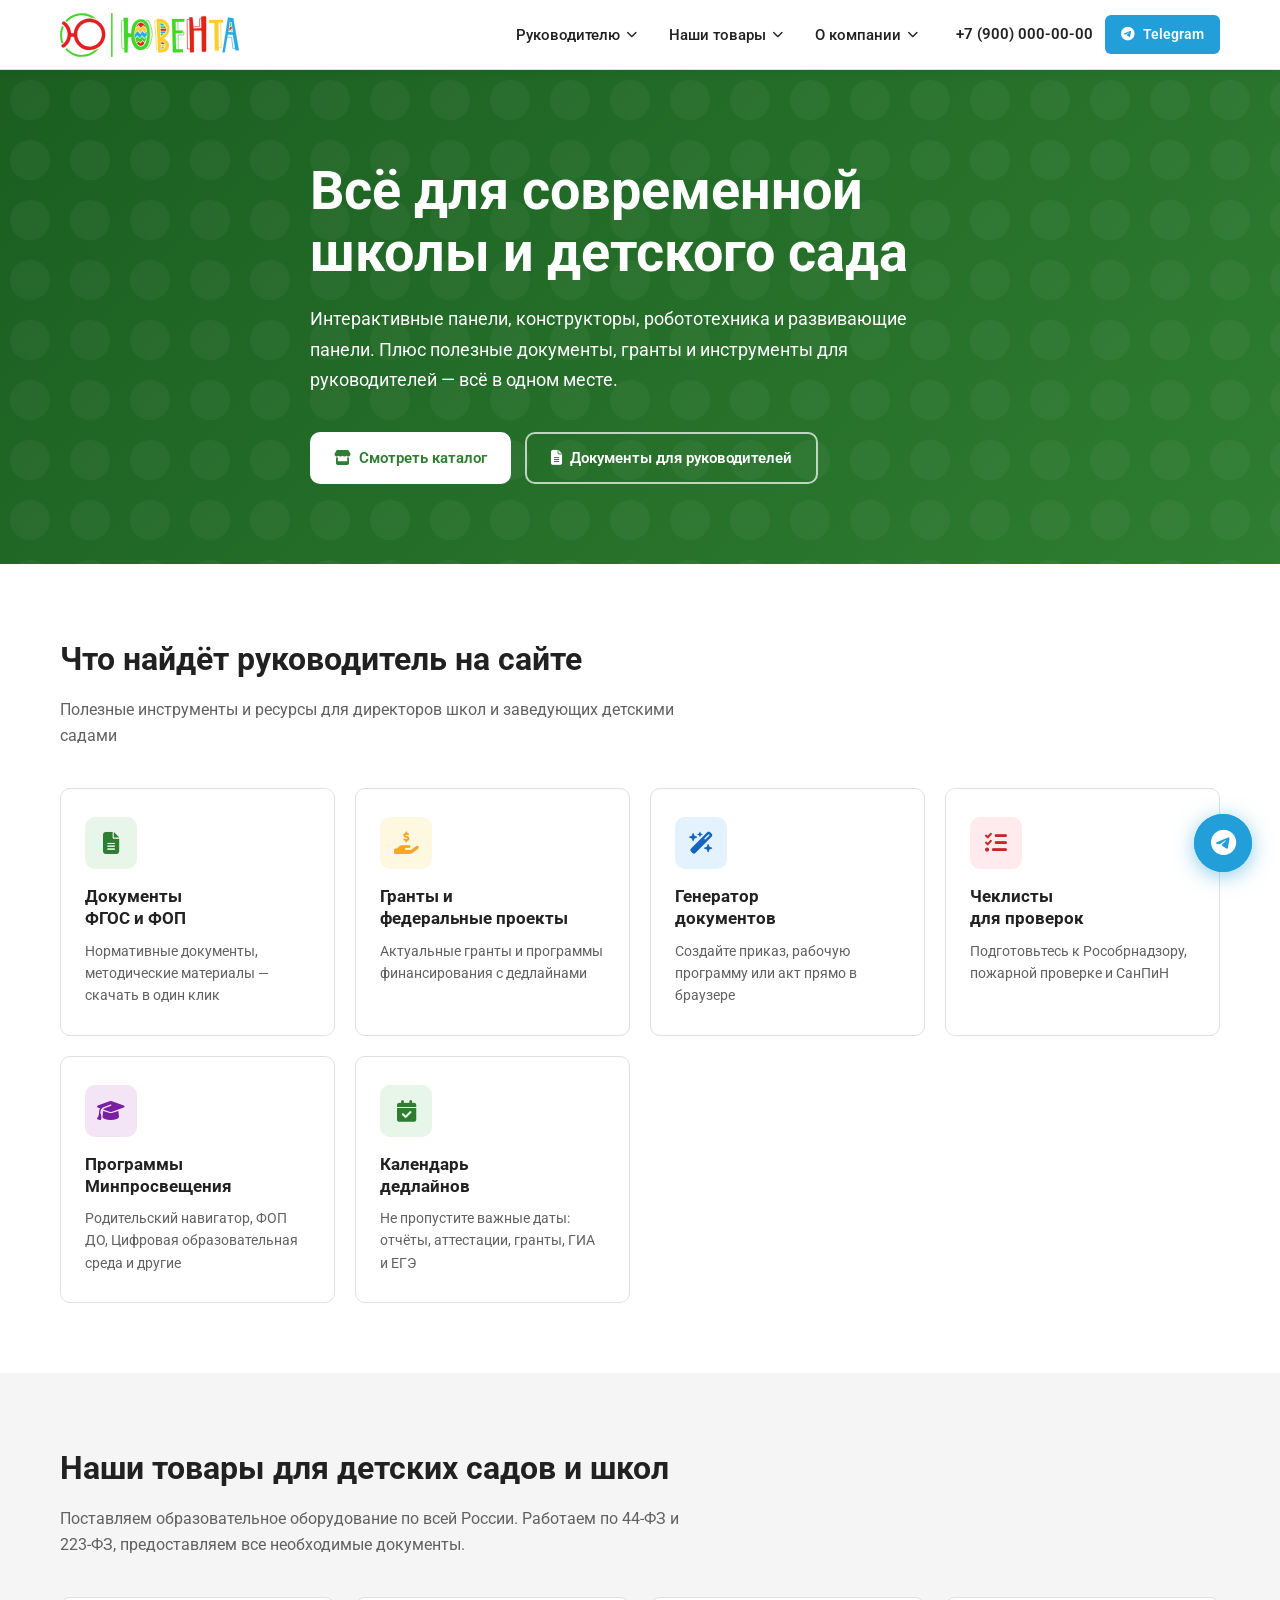
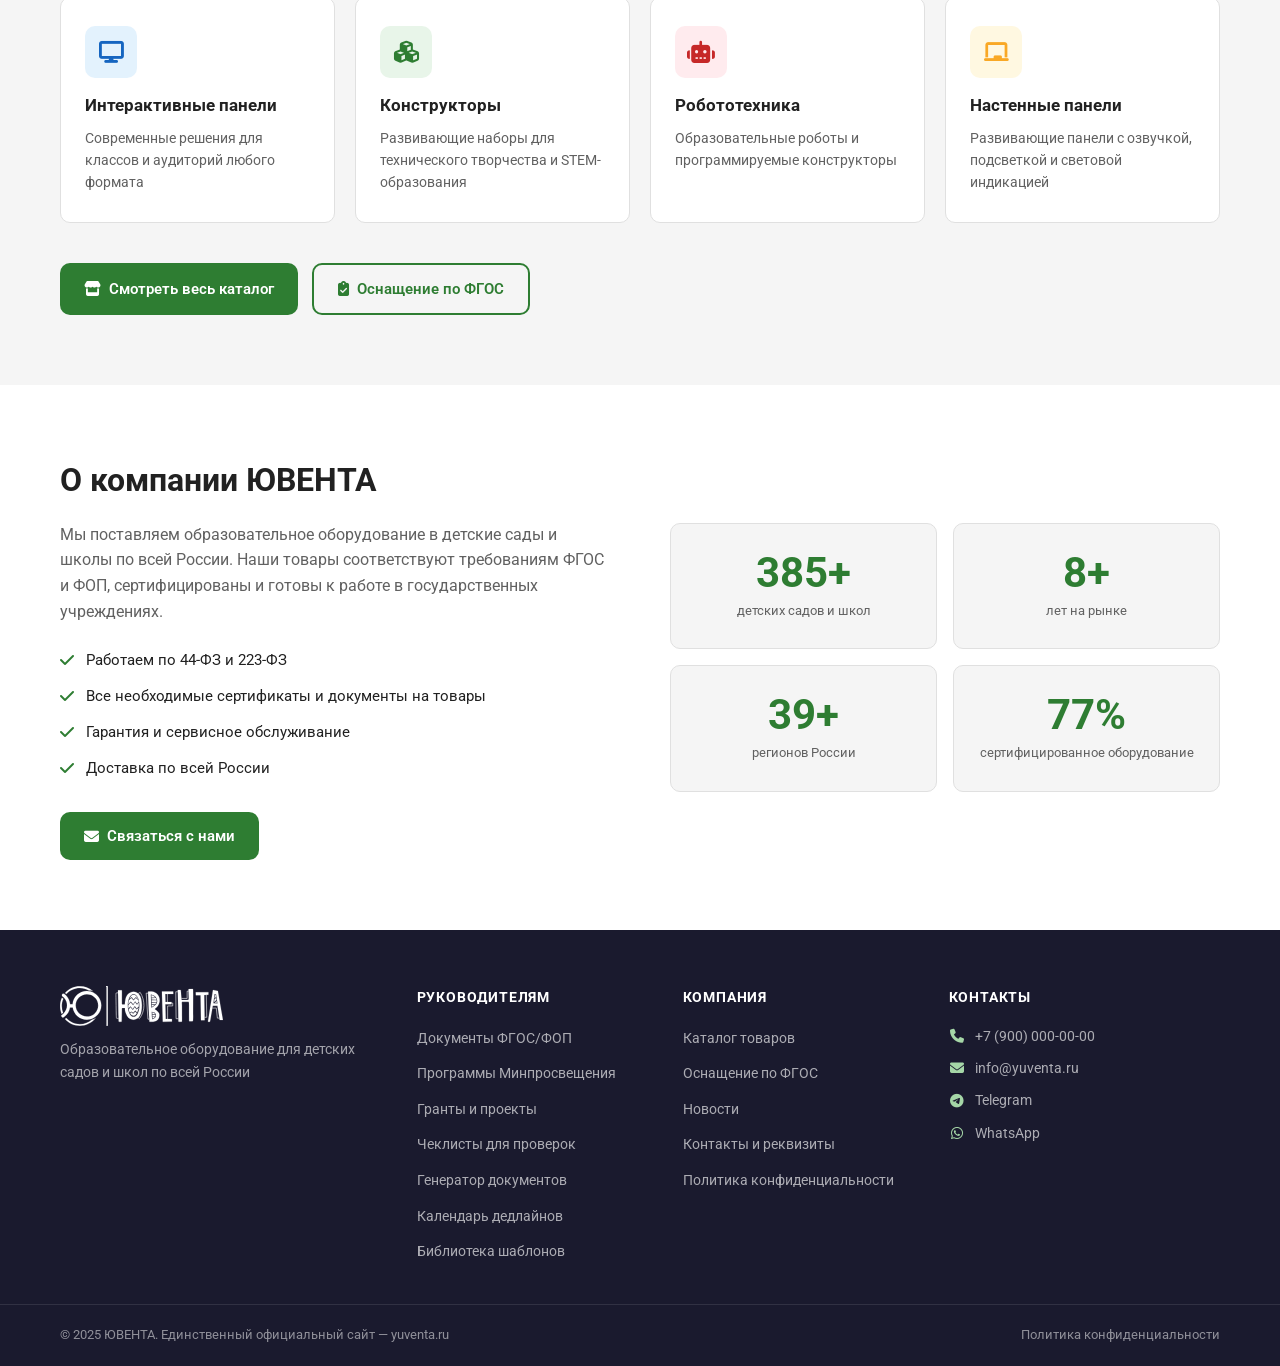
<file: index.html>
<!DOCTYPE html>
<html lang="ru">
<head>
  <meta charset="UTF-8">
  <meta name="viewport" content="width=device-width, initial-scale=1.0">
  <title>ЮВЕНТА — образовательное оборудование для школ и детских садов</title>
  <meta name="description" content="Интерактивные панели, конструкторы, робототехника и настенные панели для детских садов и школ. Полезные документы по ФГОС и ФОП, гранты, инструменты для руководителей.">

  <!-- Google Fonts -->
  <link rel="preconnect" href="https://fonts.googleapis.com">
  <link rel="preconnect" href="https://fonts.gstatic.com" crossorigin>
  <link href="https://fonts.googleapis.com/css2?family=Roboto:wght@400;500;700&display=swap" rel="stylesheet">

  <!-- Font Awesome 6.5.1 -->
  <!-- TODO: добавить integrity-хэш из https://www.srihash.org/ перед публикацией -->
  <link rel="stylesheet" href="https://cdnjs.cloudflare.com/ajax/libs/font-awesome/6.5.1/css/all.min.css" crossorigin="anonymous">

  <link rel="stylesheet" href="css/style.css">
  <link rel="icon" href="favicon.ico">
</head>
<body>

  <!-- ═══ ШАПКА ═══ -->
  <header class="header">
    <div class="container header__inner">

      <a href="index.html" class="logo"><img src="assets/images/logo.svg" alt="ЮВЕНТА" class="logo__img"></a>

      <nav class="nav" id="nav" aria-label="Основная навигация">
        <ul class="nav__list">

          <li class="nav__item nav__item--dropdown">
            <a href="#" class="nav__link" aria-haspopup="true">
              Руководителю <i class="fa-solid fa-chevron-down"></i>
            </a>
            <ul class="dropdown">
              <li><a href="documents.html"><i class="fa-solid fa-file-lines fa-fw"></i> Документы (ФГОС, ФОП)</a></li>
              <li><a href="programs.html"><i class="fa-solid fa-graduation-cap fa-fw"></i> Программы Минпросвещения</a></li>
              <li><a href="grants.html"><i class="fa-solid fa-hand-holding-dollar fa-fw"></i> Гранты и федеральные проекты</a></li>
              <li><a href="deadlines.html"><i class="fa-solid fa-calendar-check fa-fw"></i> Календарь дедлайнов</a></li>
              <li><a href="checklists.html"><i class="fa-solid fa-list-check fa-fw"></i> Чеклисты для проверок</a></li>
              <li><a href="templates.html"><i class="fa-solid fa-folder-open fa-fw"></i> Библиотека шаблонов</a></li>
              <li><a href="generator.html"><i class="fa-solid fa-wand-magic-sparkles fa-fw"></i> Генератор документов</a></li>
            </ul>
          </li>

          <li class="nav__item nav__item--dropdown">
            <a href="#" class="nav__link" aria-haspopup="true">
              Наши товары <i class="fa-solid fa-chevron-down"></i>
            </a>
            <ul class="dropdown">
              <li><a href="catalog.html"><i class="fa-solid fa-store fa-fw"></i> Каталог товаров</a></li>
              <li><a href="fgos-equipment.html"><i class="fa-solid fa-clipboard-check fa-fw"></i> Оснащение по ФГОС</a></li>
            </ul>
          </li>

          <li class="nav__item nav__item--dropdown">
            <a href="#" class="nav__link" aria-haspopup="true">
              О компании <i class="fa-solid fa-chevron-down"></i>
            </a>
            <ul class="dropdown">
              <li><a href="news.html"><i class="fa-solid fa-newspaper fa-fw"></i> Новости</a></li>
              <li><a href="contacts.html"><i class="fa-solid fa-address-card fa-fw"></i> Контакты</a></li>
            </ul>
          </li>

        </ul>
      </nav>

      <div class="header__contacts">
        <a href="tel:+79000000000" class="header__phone">+7 (900) 000-00-00</a>
        <a href="https://t.me/iuventaru" class="btn btn--tg" target="_blank" rel="noopener noreferrer">
          <i class="fa-brands fa-telegram"></i> Telegram
        </a>
      </div>

      <button class="burger" id="burger" aria-label="Открыть меню" aria-expanded="false">
        <span></span><span></span><span></span>
      </button>

    </div>
  </header>

  <!-- ═══ HERO ═══ -->
  <section class="hero">
    <div class="container hero__inner">
      <h1 class="hero__title">Всё для современной<br>школы и детского сада</h1>
      <p class="hero__subtitle">
        Интерактивные панели, конструкторы, робототехника и развивающие панели.
        Плюс полезные документы, гранты и инструменты для руководителей — всё в одном месте.
      </p>
      <div class="hero__btns">
        <a href="catalog.html" class="btn btn--primary">
          <i class="fa-solid fa-store"></i> Смотреть каталог
        </a>
        <a href="documents.html" class="btn btn--outline">
          <i class="fa-solid fa-file-lines"></i> Документы для руководителей
        </a>
      </div>
    </div>
  </section>

  <!-- ═══ БЫСТРЫЙ ДОСТУП ═══ -->
  <section class="section">
    <div class="container">
      <h2 class="section__title">Что найдёт руководитель на сайте</h2>
      <p class="section__subtitle">Полезные инструменты и ресурсы для директоров школ и заведующих детскими садами</p>

      <div class="cards-grid">

        <a href="documents.html" class="card card--link">
          <div class="card__icon" style="background: #E8F5E9;">
            <i class="fa-solid fa-file-lines" style="color: #2E7D32;"></i>
          </div>
          <h3 class="card__title">Документы<br>ФГОС и ФОП</h3>
          <p class="card__text">Нормативные документы, методические материалы — скачать в один клик</p>
        </a>

        <a href="grants.html" class="card card--link">
          <div class="card__icon" style="background: #FFF8E1;">
            <i class="fa-solid fa-hand-holding-dollar" style="color: #F9A825;"></i>
          </div>
          <h3 class="card__title">Гранты и<br>федеральные проекты</h3>
          <p class="card__text">Актуальные гранты и программы финансирования с дедлайнами</p>
        </a>

        <a href="generator.html" class="card card--link">
          <div class="card__icon" style="background: #E3F2FD;">
            <i class="fa-solid fa-wand-magic-sparkles" style="color: #1565C0;"></i>
          </div>
          <h3 class="card__title">Генератор<br>документов</h3>
          <p class="card__text">Создайте приказ, рабочую программу или акт прямо в браузере</p>
        </a>

        <a href="checklists.html" class="card card--link">
          <div class="card__icon" style="background: #FFEBEE;">
            <i class="fa-solid fa-list-check" style="color: #C62828;"></i>
          </div>
          <h3 class="card__title">Чеклисты<br>для проверок</h3>
          <p class="card__text">Подготовьтесь к Рособрнадзору, пожарной проверке и СанПиН</p>
        </a>

        <a href="programs.html" class="card card--link">
          <div class="card__icon" style="background: #F3E5F5;">
            <i class="fa-solid fa-graduation-cap" style="color: #7B1FA2;"></i>
          </div>
          <h3 class="card__title">Программы<br>Минпросвещения</h3>
          <p class="card__text">Родительский навигатор, ФОП ДО, Цифровая образовательная среда и другие</p>
        </a>

        <a href="deadlines.html" class="card card--link">
          <div class="card__icon" style="background: #E8F5E9;">
            <i class="fa-solid fa-calendar-check" style="color: #2E7D32;"></i>
          </div>
          <h3 class="card__title">Календарь<br>дедлайнов</h3>
          <p class="card__text">Не пропустите важные даты: отчёты, аттестации, гранты, ГИА и ЕГЭ</p>
        </a>

      </div>
    </div>
  </section>

  <!-- ═══ НАШИ ТОВАРЫ ═══ -->
  <section class="section section--gray">
    <div class="container">
      <h2 class="section__title">Наши товары для детских садов и школ</h2>
      <p class="section__subtitle">Поставляем образовательное оборудование по всей России. Работаем по 44-ФЗ и 223-ФЗ, предоставляем все необходимые документы.</p>

      <div class="cards-grid cards-grid--4">

        <div class="card">
          <div class="card__icon" style="background: #E3F2FD;">
            <i class="fa-solid fa-display" style="color: #1565C0;"></i>
          </div>
          <h3 class="card__title">Интерактивные панели</h3>
          <p class="card__text">Современные решения для классов и аудиторий любого формата</p>
        </div>

        <div class="card">
          <div class="card__icon" style="background: #E8F5E9;">
            <i class="fa-solid fa-cubes" style="color: #2E7D32;"></i>
          </div>
          <h3 class="card__title">Конструкторы</h3>
          <p class="card__text">Развивающие наборы для технического творчества и STEM-образования</p>
        </div>

        <div class="card">
          <div class="card__icon" style="background: #FFEBEE;">
            <i class="fa-solid fa-robot" style="color: #C62828;"></i>
          </div>
          <h3 class="card__title">Робототехника</h3>
          <p class="card__text">Образовательные роботы и программируемые конструкторы</p>
        </div>

        <div class="card">
          <div class="card__icon" style="background: #FFF8E1;">
            <i class="fa-solid fa-chalkboard" style="color: #F9A825;"></i>
          </div>
          <h3 class="card__title">Настенные панели</h3>
          <p class="card__text">Развивающие панели с озвучкой, подсветкой и световой индикацией</p>
        </div>

      </div>

      <div class="section__cta">
        <a href="catalog.html" class="btn btn--primary">
          <i class="fa-solid fa-store"></i> Смотреть весь каталог
        </a>
        <a href="fgos-equipment.html" class="btn btn--outline">
          <i class="fa-solid fa-clipboard-check"></i> Оснащение по ФГОС
        </a>
      </div>
    </div>
  </section>

  <!-- ═══ О КОМПАНИИ ═══ -->
  <section class="section" id="about">
    <div class="container about-grid">

      <div class="about-grid__text">
        <h2 class="section__title">О компании ЮВЕНТА</h2>
        <p>Мы поставляем образовательное оборудование в детские сады и школы по всей России. Наши товары соответствуют требованиям ФГОС и ФОП, сертифицированы и готовы к работе в государственных учреждениях.</p>
        <ul class="about-list">
          <li><i class="fa-solid fa-check" style="color: #2E7D32;"></i> Работаем по 44-ФЗ и 223-ФЗ</li>
          <li><i class="fa-solid fa-check" style="color: #2E7D32;"></i> Все необходимые сертификаты и документы на товары</li>
          <li><i class="fa-solid fa-check" style="color: #2E7D32;"></i> Гарантия и сервисное обслуживание</li>
          <li><i class="fa-solid fa-check" style="color: #2E7D32;"></i> Доставка по всей России</li>
        </ul>
        <a href="contacts.html" class="btn btn--primary">
          <i class="fa-solid fa-envelope"></i> Связаться с нами
        </a>
      </div>

      <div class="about-grid__stats">
        <div class="stat-card card">
          <div class="stat-card__number">500+</div>
          <div class="stat-card__label">детских садов и школ</div>
        </div>
        <div class="stat-card card">
          <div class="stat-card__number">10+</div>
          <div class="stat-card__label">лет на рынке</div>
        </div>
        <div class="stat-card card">
          <div class="stat-card__number">50+</div>
          <div class="stat-card__label">регионов России</div>
        </div>
        <div class="stat-card card">
          <div class="stat-card__number">100%</div>
          <div class="stat-card__label">сертифицированное оборудование</div>
        </div>
      </div>

    </div>
  </section>

  <!-- ═══ ПОДВАЛ ═══ -->
  <footer class="footer">
    <div class="container footer__inner">

      <div class="footer__col">
        <a href="index.html" class="logo footer__logo"><img src="assets/images/logo.svg" alt="ЮВЕНТА" class="logo__img"></a>
        <p class="footer__desc">Образовательное оборудование для детских садов и школ по всей России</p>
      </div>

      <div class="footer__col">
        <h4 class="footer__heading">Руководителям</h4>
        <ul class="footer__links">
          <li><a href="documents.html">Документы ФГОС/ФОП</a></li>
          <li><a href="programs.html">Программы Минпросвещения</a></li>
          <li><a href="grants.html">Гранты и проекты</a></li>
          <li><a href="checklists.html">Чеклисты для проверок</a></li>
          <li><a href="generator.html">Генератор документов</a></li>
          <li><a href="deadlines.html">Календарь дедлайнов</a></li>
          <li><a href="templates.html">Библиотека шаблонов</a></li>
        </ul>
      </div>

      <div class="footer__col">
        <h4 class="footer__heading">Компания</h4>
        <ul class="footer__links">
          <li><a href="catalog.html">Каталог товаров</a></li>
          <li><a href="fgos-equipment.html">Оснащение по ФГОС</a></li>
          <li><a href="news.html">Новости</a></li>
          <li><a href="contacts.html">Контакты и реквизиты</a></li>
          <li><a href="policy.html">Политика конфиденциальности</a></li>
        </ul>
      </div>

      <div class="footer__col">
        <h4 class="footer__heading">Контакты</h4>
        <p><i class="fa-solid fa-phone"></i> <a href="tel:+79000000000">+7 (900) 000-00-00</a></p>
        <p><i class="fa-solid fa-envelope"></i> <a href="mailto:info@yuventa.ru">info@yuventa.ru</a></p>
        <p><i class="fa-brands fa-telegram"></i> <a href="https://t.me/iuventaru" target="_blank" rel="noopener noreferrer">Telegram</a></p>
        <p><i class="fa-brands fa-whatsapp"></i> <a href="https://wa.me/79000000000" target="_blank" rel="noopener noreferrer">WhatsApp</a></p>
      </div>

    </div>
    <div class="footer__bottom">
      <div class="container footer__bottom-inner">
        <p>© 2025 ЮВЕНТА. Единственный официальный сайт — yuventa.ru</p>
        <a href="policy.html">Политика конфиденциальности</a>
      </div>
    </div>
  </footer>

  <!-- Плавающая кнопка Telegram -->
  <a href="https://t.me/iuventaru" class="float-btn" target="_blank" rel="noopener noreferrer" aria-label="Написать в Telegram">
    <i class="fa-brands fa-telegram"></i>
  </a>

  <script src="js/nav.js"></script>
  <script src="js/animate.js"></script>
</body>
</html>
</file>
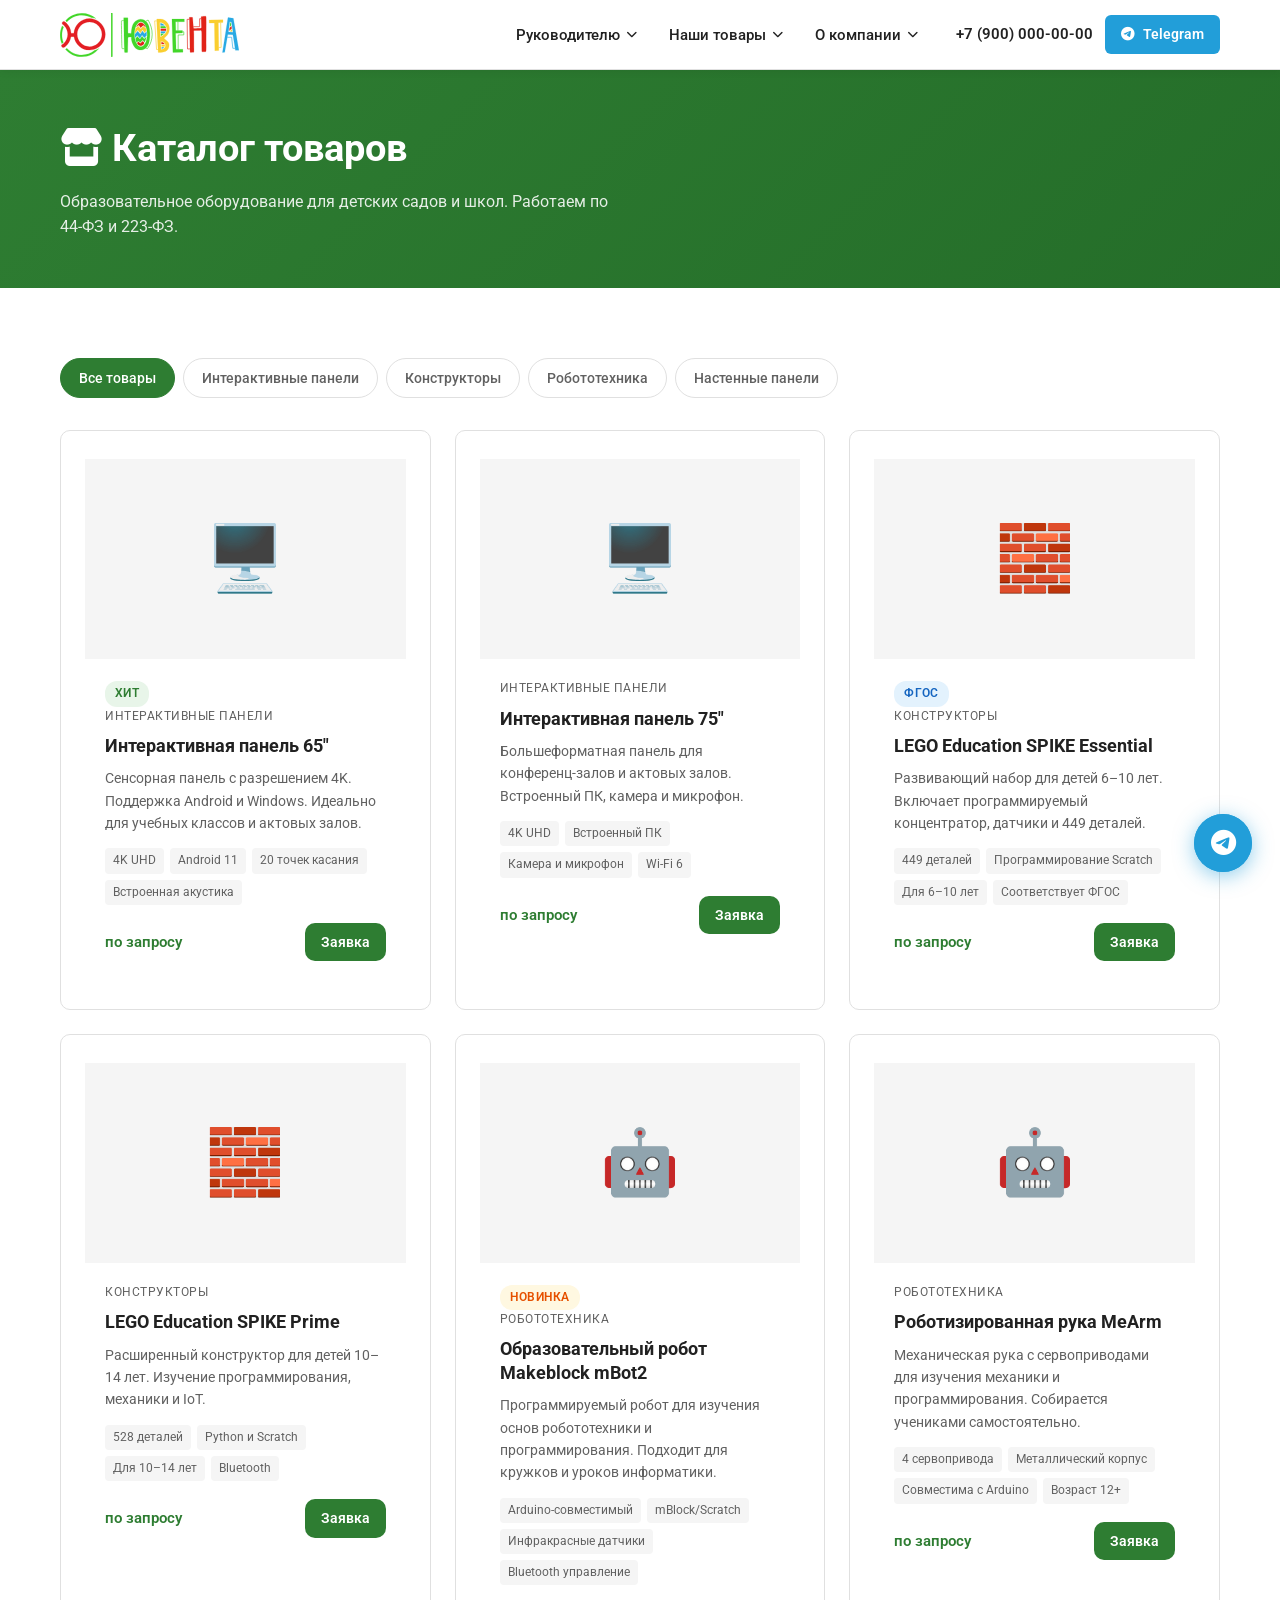
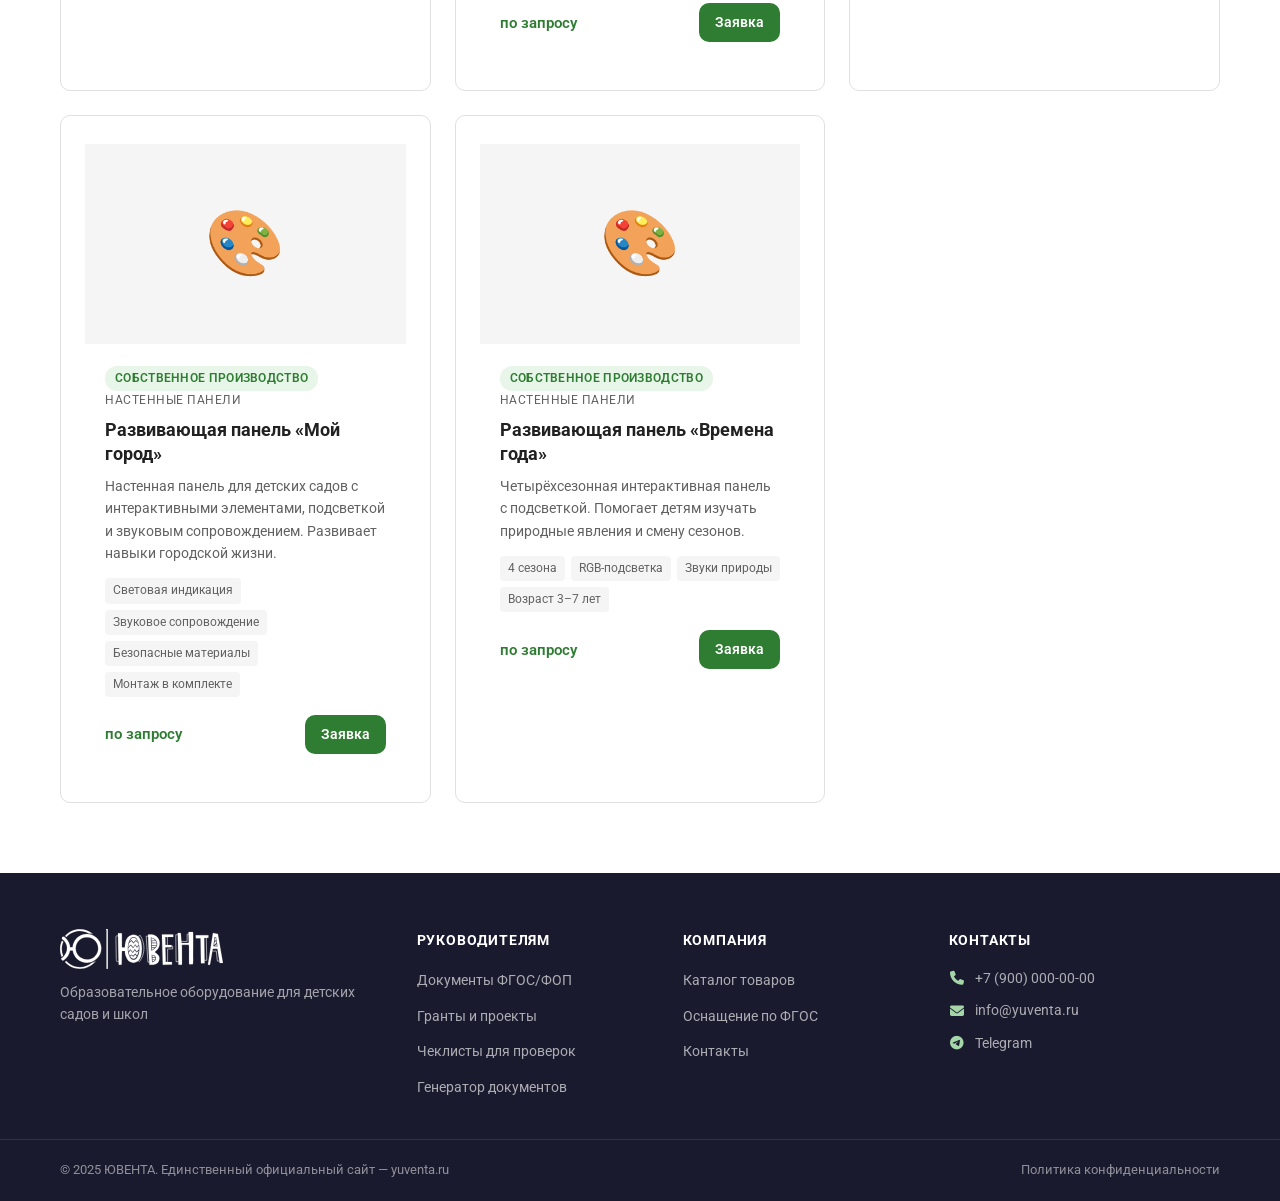
<file: catalog.html>
<!DOCTYPE html>
<html lang="ru">
<head>
  <meta charset="UTF-8">
  <meta name="viewport" content="width=device-width, initial-scale=1.0">
  <title>Каталог товаров — ЮВЕНТА</title>
  <meta name="description" content="Интерактивные панели, конструкторы, робототехника и настенные развивающие панели для детских садов и школ. Работаем по 44-ФЗ и 223-ФЗ.">
  <link rel="preconnect" href="https://fonts.googleapis.com">
  <link rel="preconnect" href="https://fonts.gstatic.com" crossorigin>
  <link href="https://fonts.googleapis.com/css2?family=Roboto:wght@400;500;700&display=swap" rel="stylesheet">
  <link rel="stylesheet" href="https://cdnjs.cloudflare.com/ajax/libs/font-awesome/6.5.1/css/all.min.css" crossorigin="anonymous">
  <link rel="stylesheet" href="css/style.css">
  <style>
    .catalog-grid {
      display: grid;
      grid-template-columns: repeat(auto-fill, minmax(300px, 1fr));
      gap: 24px;
    }
    .product-card {
      border: 1px solid var(--border);
      border-radius: var(--radius);
      overflow: hidden;
      background: var(--white);
      transition: transform var(--transition), box-shadow var(--transition);
      opacity: 0;
      transform: translateY(24px);
    }
    .product-card.visible { opacity: 1; transform: translateY(0); transition: opacity 0.5s ease, transform 0.5s ease; }
    .product-card:hover { transform: translateY(-5px); box-shadow: var(--shadow-hover); }
    .product-card__img {
      width: 100%;
      height: 200px;
      background: var(--bg);
      display: flex;
      align-items: center;
      justify-content: center;
      font-size: 64px;
      color: var(--border);
    }
    .product-card__body { padding: 20px; }
    .product-card__category { font-size: 12px; color: var(--text-light); text-transform: uppercase; letter-spacing: 0.5px; margin-bottom: 8px; }
    .product-card__name { font-size: 18px; font-weight: 700; margin-bottom: 10px; line-height: 1.3; }
    .product-card__desc { font-size: 14px; color: var(--text-light); margin-bottom: 14px; line-height: 1.6; }
    .product-card__features { display: flex; flex-wrap: wrap; gap: 6px; margin-bottom: 18px; }
    .product-card__feature { background: var(--bg); border-radius: 4px; padding: 3px 8px; font-size: 12px; color: var(--text-light); }
    .product-card__footer { display: flex; align-items: center; justify-content: space-between; gap: 12px; }
    .product-card__price { font-size: 15px; font-weight: 600; color: var(--green); }

    .modal-overlay {
      display: none;
      position: fixed;
      inset: 0;
      background: rgba(0,0,0,0.5);
      z-index: 2000;
      align-items: center;
      justify-content: center;
      padding: 20px;
    }
    .modal-overlay.open { display: flex; }
    .modal {
      background: var(--white);
      border-radius: var(--radius);
      padding: 36px;
      max-width: 500px;
      width: 100%;
      position: relative;
      max-height: 90vh;
      overflow-y: auto;
    }
    .modal__close {
      position: absolute;
      top: 16px; right: 16px;
      font-size: 20px;
      color: var(--text-light);
      cursor: pointer;
      background: none;
      border: none;
      line-height: 1;
    }
    .modal__close:hover { color: var(--text); }
    .modal__title { font-size: 22px; font-weight: 700; margin-bottom: 8px; }
    .modal__product { font-size: 14px; color: var(--text-light); margin-bottom: 24px; }
  </style>
  <link rel="icon" href="favicon.ico">
</head>
<body>

  <header class="header">
    <div class="container header__inner">
      <a href="index.html" class="logo"><img src="assets/images/logo.svg" alt="ЮВЕНТА" class="logo__img"></a>
      <nav class="nav" id="nav">
        <ul class="nav__list">
          <li class="nav__item nav__item--dropdown">
            <a href="#" class="nav__link">Руководителю <i class="fa-solid fa-chevron-down"></i></a>
            <ul class="dropdown">
              <li><a href="documents.html">Документы (ФГОС, ФОП)</a></li>
              <li><a href="programs.html">Программы Минпросвещения</a></li>
              <li><a href="grants.html">Гранты и федеральные проекты</a></li>
              <li><a href="deadlines.html">Календарь дедлайнов</a></li>
              <li><a href="checklists.html">Чеклисты для проверок</a></li>
              <li><a href="templates.html">Библиотека шаблонов</a></li>
              <li><a href="generator.html">Генератор документов</a></li>
            </ul>
          </li>
          <li class="nav__item nav__item--dropdown">
            <a href="#" class="nav__link">Наши товары <i class="fa-solid fa-chevron-down"></i></a>
            <ul class="dropdown">
              <li><a href="catalog.html">Каталог товаров</a></li>
              <li><a href="fgos-equipment.html">Оснащение по ФГОС</a></li>
            </ul>
          </li>
          <li class="nav__item nav__item--dropdown">
            <a href="#" class="nav__link">О компании <i class="fa-solid fa-chevron-down"></i></a>
            <ul class="dropdown">
              <li><a href="news.html">Новости</a></li>
              <li><a href="contacts.html">Контакты</a></li>
            </ul>
          </li>
        </ul>
      </nav>
      <div class="header__contacts">
        <a href="tel:+79000000000" class="header__phone">+7 (900) 000-00-00</a>
        <a href="https://t.me/iuventaru" class="btn btn--tg" target="_blank" rel="noopener noreferrer"><i class="fa-brands fa-telegram"></i> Telegram</a>
      </div>
      <button class="burger" id="burger" aria-label="Открыть меню" aria-expanded="false"><span></span><span></span><span></span></button>
    </div>
  </header>

  <section class="page-hero">
    <div class="container">
      <h1 class="page-hero__title"><i class="fa-solid fa-store"></i> Каталог товаров</h1>
      <p class="page-hero__subtitle">Образовательное оборудование для детских садов и школ. Работаем по 44-ФЗ и 223-ФЗ.</p>
    </div>
  </section>

  <section class="section">
    <div class="container">

      <div class="filters" id="filters">
        <button class="filter-btn active" data-filter="all">Все товары</button>
        <button class="filter-btn" data-filter="panels">Интерактивные панели</button>
        <button class="filter-btn" data-filter="constructor">Конструкторы</button>
        <button class="filter-btn" data-filter="robotics">Робототехника</button>
        <button class="filter-btn" data-filter="wall">Настенные панели</button>
      </div>

      <div class="catalog-grid" id="catalogGrid">
        <!-- Карточки загружаются из data/catalog.json через JS -->
      </div>

    </div>
  </section>

  <!-- Модальное окно — форма заявки -->
  <div class="modal-overlay" id="modalOverlay">
    <div class="modal">
      <button class="modal__close" id="modalClose" aria-label="Закрыть">&times;</button>
      <h2 class="modal__title">Оставить заявку</h2>
      <p class="modal__product" id="modalProduct"></p>
      <form class="form" id="orderForm">
        <div class="form__group">
          <label for="name">Ваше имя *</label>
          <input type="text" id="name" name="name" required placeholder="Иванова Мария Петровна">
        </div>
        <div class="form__group">
          <label for="org">Организация *</label>
          <input type="text" id="org" name="org" required placeholder="МБДОУ «Детский сад №1»">
        </div>
        <div class="form__group">
          <label for="phone">Телефон *</label>
          <input type="tel" id="phone" name="phone" required placeholder="+7 (900) 000-00-00">
        </div>
        <div class="form__group">
          <label for="email">Email</label>
          <input type="email" id="email" name="email" placeholder="ivanova@school.ru">
        </div>
        <div class="form__group">
          <label for="message">Комментарий</label>
          <textarea id="message" name="message" placeholder="Количество, дополнительные требования..."></textarea>
        </div>
        <div class="form__consent">
          <label>
            <input type="checkbox" required>
            Согласен(а) на <a href="policy.html" target="_blank">обработку персональных данных</a>
          </label>
        </div>
        <!-- TODO: добавить Cloudflare Turnstile перед публикацией -->
        <button type="submit" class="btn btn--primary" style="width:100%; justify-content:center;">
          <i class="fa-solid fa-paper-plane"></i> Отправить заявку
        </button>
      </form>
    </div>
  </div>

  <footer class="footer">
    <div class="container footer__inner">
      <div class="footer__col">
        <a href="index.html" class="logo footer__logo"><img src="assets/images/logo.svg" alt="ЮВЕНТА" class="logo__img"></a>
        <p class="footer__desc">Образовательное оборудование для детских садов и школ</p>
      </div>
      <div class="footer__col">
        <h4 class="footer__heading">Руководителям</h4>
        <ul class="footer__links">
          <li><a href="documents.html">Документы ФГОС/ФОП</a></li>
          <li><a href="grants.html">Гранты и проекты</a></li>
          <li><a href="checklists.html">Чеклисты для проверок</a></li>
          <li><a href="generator.html">Генератор документов</a></li>
        </ul>
      </div>
      <div class="footer__col">
        <h4 class="footer__heading">Компания</h4>
        <ul class="footer__links">
          <li><a href="catalog.html">Каталог товаров</a></li>
          <li><a href="fgos-equipment.html">Оснащение по ФГОС</a></li>
          <li><a href="contacts.html">Контакты</a></li>
        </ul>
      </div>
      <div class="footer__col">
        <h4 class="footer__heading">Контакты</h4>
        <p><i class="fa-solid fa-phone"></i> <a href="tel:+79000000000">+7 (900) 000-00-00</a></p>
        <p><i class="fa-solid fa-envelope"></i> <a href="mailto:info@yuventa.ru">info@yuventa.ru</a></p>
        <p><i class="fa-brands fa-telegram"></i> <a href="https://t.me/iuventaru" target="_blank" rel="noopener">Telegram</a></p>
      </div>
    </div>
    <div class="footer__bottom">
      <div class="container footer__bottom-inner">
        <p>© 2025 ЮВЕНТА. Единственный официальный сайт — yuventa.ru</p>
        <a href="policy.html">Политика конфиденциальности</a>
      </div>
    </div>
  </footer>

  <a href="https://t.me/iuventaru" class="float-btn" target="_blank" rel="noopener noreferrer" aria-label="Написать в Telegram">
    <i class="fa-brands fa-telegram"></i>
  </a>

  <script src="js/nav.js"></script>
  <script src="js/filters.js"></script>
  <script>
    // Загрузка каталога из JSON (защита от XSS: только textContent/DOM API)
    const ICONS = { panels: '🖥️', constructor: '🧱', robotics: '🤖', wall: '🎨' }

    fetch('data/catalog.json')
      .then(r => r.json())
      .then(items => {
        renderCatalog(items)
        initFilters(items)
      })

    function renderCatalog(items) {
      const grid = document.getElementById('catalogGrid')
      grid.innerHTML = ''
      items.forEach(item => {
        const card = document.createElement('div')
        card.className = 'product-card card'
        card.dataset.category = item.category

        // Иконка-заглушка вместо фото
        const imgDiv = document.createElement('div')
        imgDiv.className = 'product-card__img'
        imgDiv.textContent = ICONS[item.category] || '📦'

        const body = document.createElement('div')
        body.className = 'product-card__body'

        const cat = document.createElement('div')
        cat.className = 'product-card__category'
        cat.textContent = item.categoryName

        const name = document.createElement('h3')
        name.className = 'product-card__name'
        name.textContent = item.name

        const desc = document.createElement('p')
        desc.className = 'product-card__desc'
        desc.textContent = item.description

        const features = document.createElement('div')
        features.className = 'product-card__features'
        item.features.forEach(f => {
          const tag = document.createElement('span')
          tag.className = 'product-card__feature'
          tag.textContent = f
          features.appendChild(tag)
        })

        const footer = document.createElement('div')
        footer.className = 'product-card__footer'

        const price = document.createElement('span')
        price.className = 'product-card__price'
        price.textContent = item.price

        const btn = document.createElement('button')
        btn.className = 'btn btn--primary'
        btn.style.padding = '8px 16px'
        btn.style.fontSize = '14px'
        btn.textContent = 'Заявка'
        btn.addEventListener('click', () => openModal(item.name))

        if (item.badge) {
          const badge = document.createElement('span')
          badge.className = `badge badge--${item.badgeType || 'green'}`
          badge.textContent = item.badge
          body.appendChild(badge)
        }

        footer.appendChild(price)
        footer.appendChild(btn)
        body.appendChild(cat)
        body.appendChild(name)
        body.appendChild(desc)
        body.appendChild(features)
        body.appendChild(footer)
        card.appendChild(imgDiv)
        card.appendChild(body)
        grid.appendChild(card)
      })

      // Запустить анимацию появления
      requestAnimationFrame(() => {
        document.querySelectorAll('.product-card').forEach((card, i) => {
          setTimeout(() => card.classList.add('visible'), i * 80)
        })
      })
    }

    function initFilters(allItems) {
      document.querySelectorAll('.filter-btn').forEach(btn => {
        btn.addEventListener('click', () => {
          document.querySelectorAll('.filter-btn').forEach(b => b.classList.remove('active'))
          btn.classList.add('active')
          const filter = btn.dataset.filter
          const filtered = filter === 'all' ? allItems : allItems.filter(i => i.category === filter)
          renderCatalog(filtered)
        })
      })
    }

    // Модальное окно заявки
    function openModal(productName) {
      const overlay = document.getElementById('modalOverlay')
      const productEl = document.getElementById('modalProduct')
      productEl.textContent = 'Товар: ' + productName
      overlay.classList.add('open')
      document.body.style.overflow = 'hidden'
    }

    document.getElementById('modalClose').addEventListener('click', closeModal)
    document.getElementById('modalOverlay').addEventListener('click', (e) => {
      if (e.target === e.currentTarget) closeModal()
    })
    document.addEventListener('keydown', (e) => { if (e.key === 'Escape') closeModal() })

    function closeModal() {
      document.getElementById('modalOverlay').classList.remove('open')
      document.body.style.overflow = ''
    }

    document.getElementById('orderForm').addEventListener('submit', (e) => {
      e.preventDefault()
      // TODO: отправка через EmailJS
      alert('Заявка отправлена! Мы свяжемся с вами в ближайшее время.')
      closeModal()
      e.target.reset()
    })
  </script>
  <script src="js/animate.js"></script>
</body>
</html>
</file>
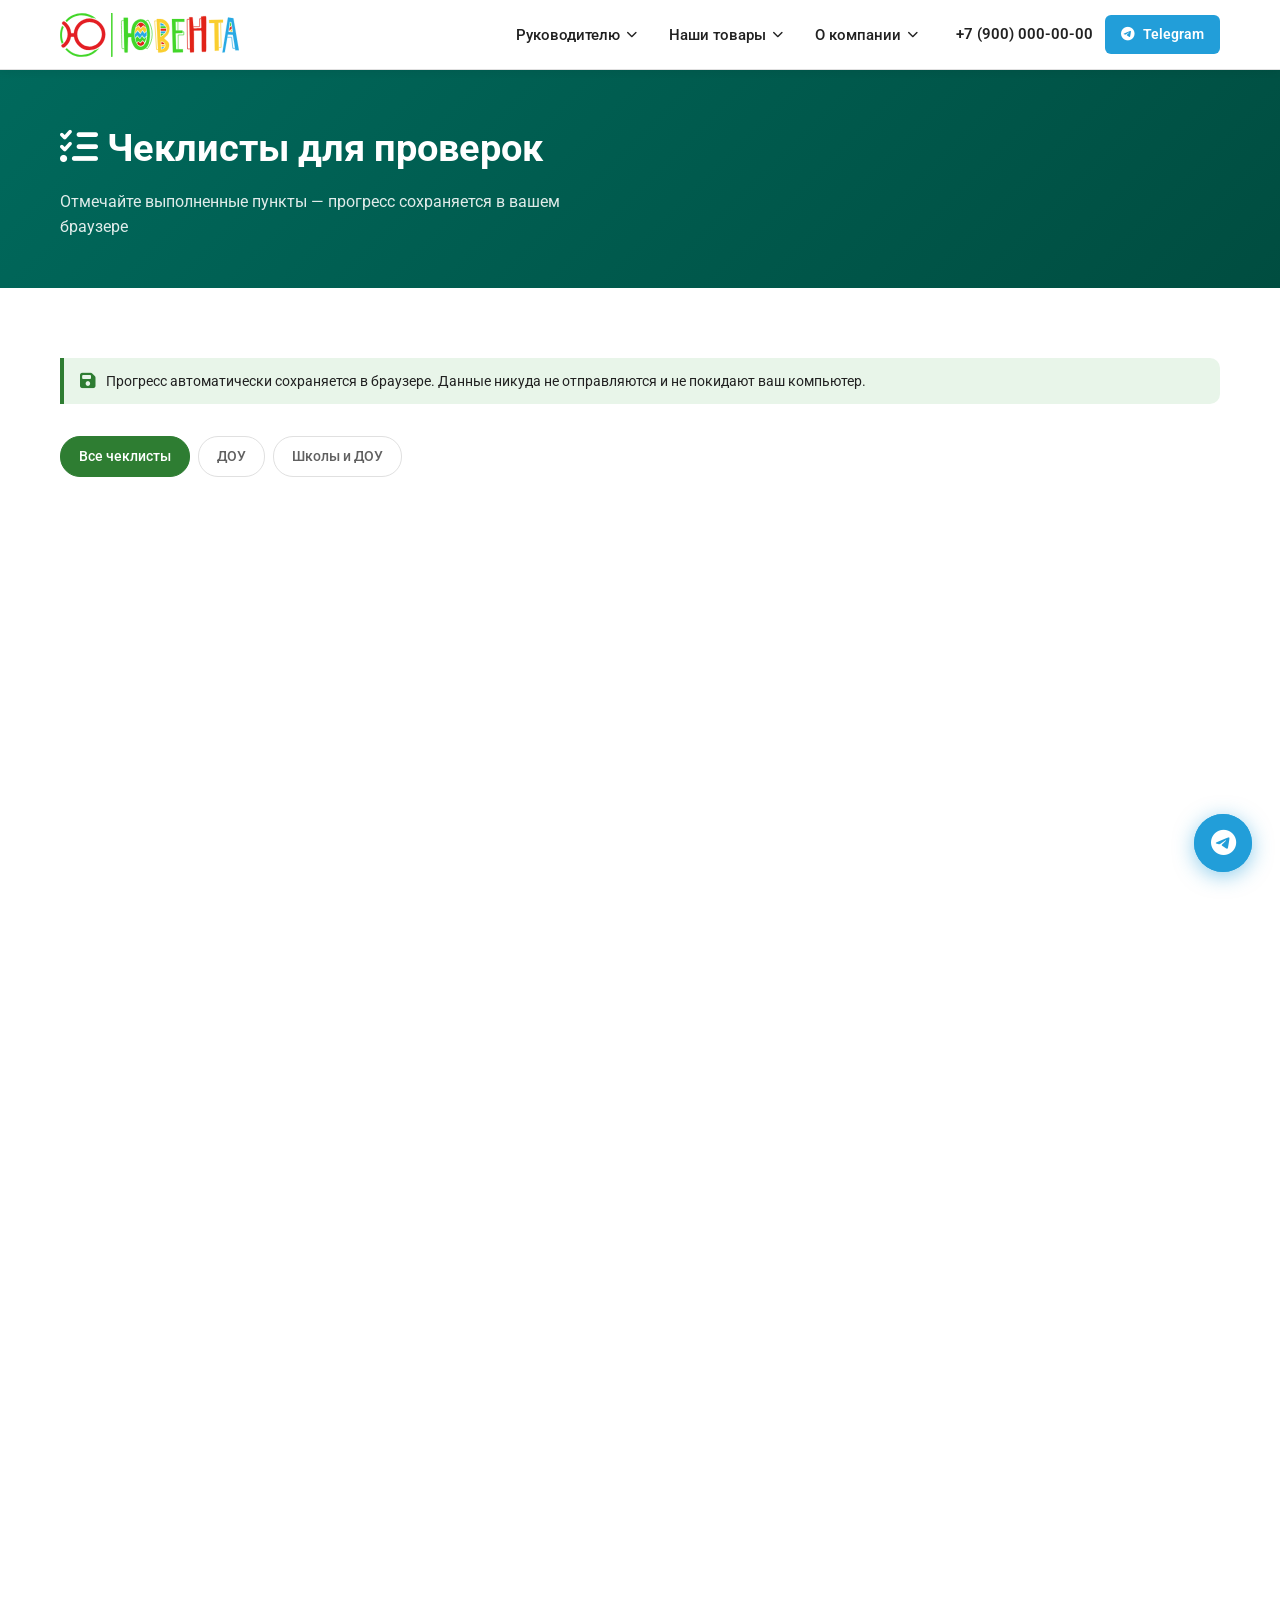
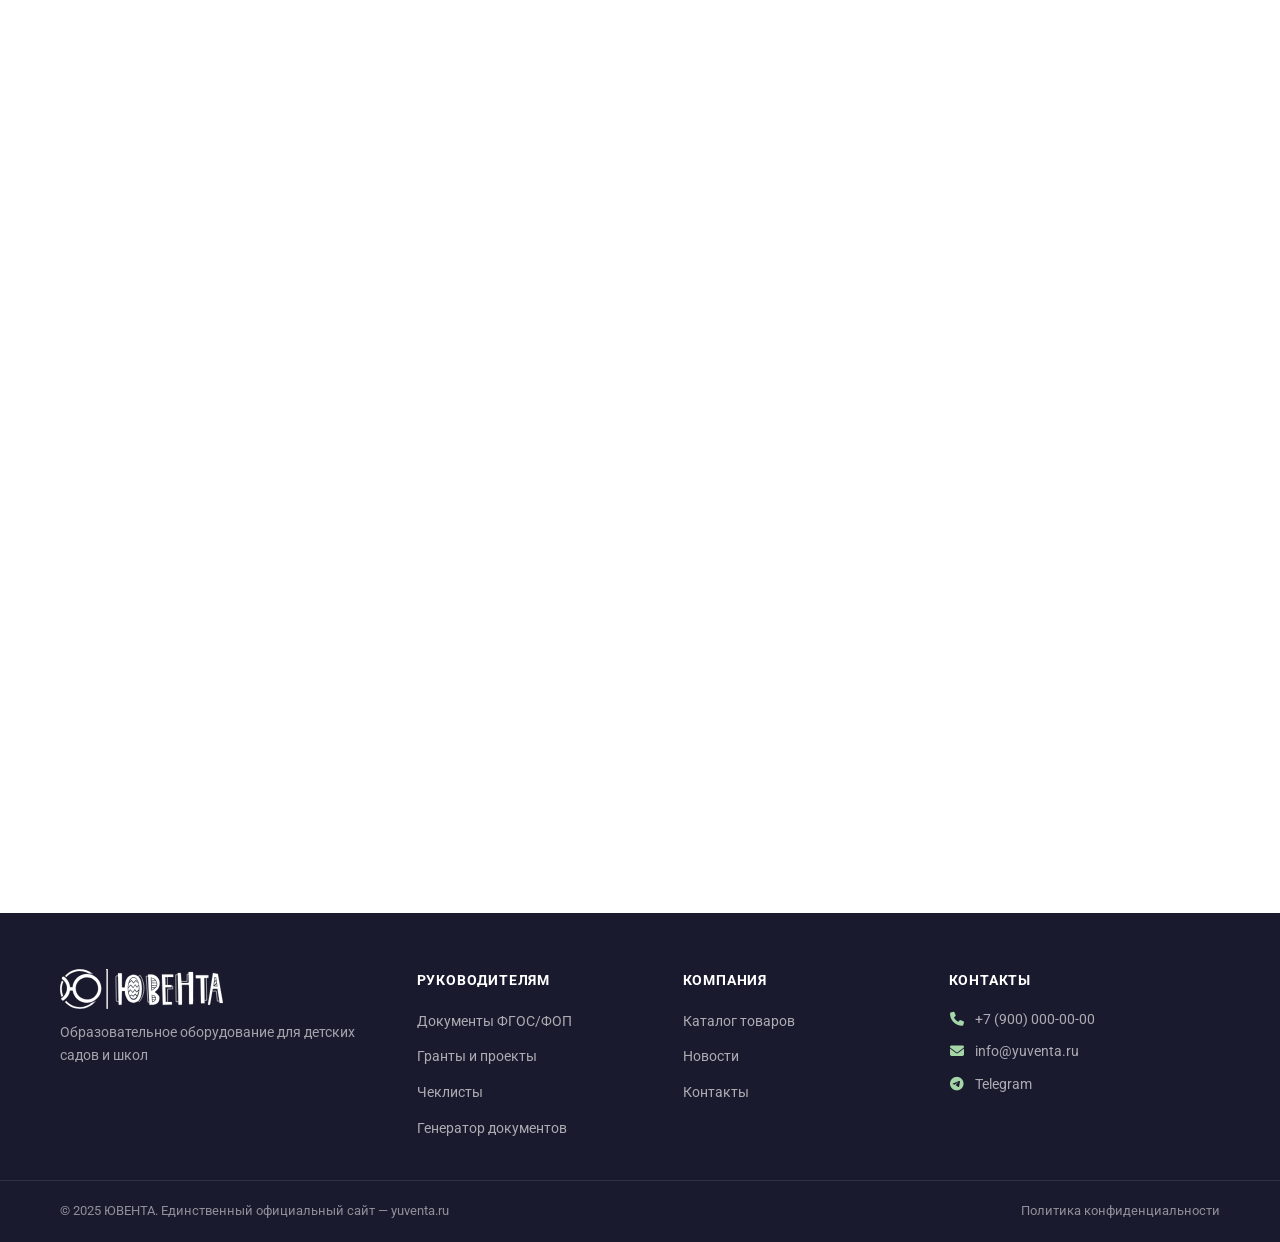
<file: checklists.html>
<!DOCTYPE html>
<html lang="ru">
<head>
  <meta charset="UTF-8"><meta name="viewport" content="width=device-width, initial-scale=1.0">
  <title>Чеклисты для проверок — ЮВЕНТА</title>
  <meta name="description" content="Интерактивные чеклисты для руководителей школ и ДОУ: СанПиН, пожарная безопасность, ФГОС, подготовка к учебному году.">
  <link rel="preconnect" href="https://fonts.googleapis.com"><link rel="preconnect" href="https://fonts.gstatic.com" crossorigin>
  <link href="https://fonts.googleapis.com/css2?family=Roboto:wght@400;500;700&display=swap" rel="stylesheet">
  <link rel="stylesheet" href="https://cdnjs.cloudflare.com/ajax/libs/font-awesome/6.5.1/css/all.min.css" crossorigin="anonymous">
  <link rel="stylesheet" href="css/style.css">
  <style>
    .checklist-section {
      background: var(--white);
      border: 1px solid var(--border);
      border-radius: var(--radius);
      padding: 28px;
      margin-bottom: 28px;
    }
    .checklist__header {
      display: flex;
      align-items: center;
      gap: 16px;
      margin-bottom: 16px;
      flex-wrap: wrap;
    }
    .checklist__icon {
      width: 52px; height: 52px;
      border-radius: 12px;
      display: flex; align-items: center; justify-content: center;
      font-size: 22px; flex-shrink: 0;
    }
    .checklist__icon--green { background: var(--green-light); color: var(--green); }
    .checklist__icon--red { background: #FFEBEE; color: #C62828; }
    .checklist__icon--blue { background: #E3F2FD; color: #1565C0; }
    .checklist__icon--yellow { background: #FFFDE7; color: #F57F17; }
    .checklist__title { font-size: 20px; font-weight: 700; margin-bottom: 4px; }
    .checklist__subtitle { font-size: 13px; color: var(--text-light); }
    .checklist__reset { margin-left: auto; }

    .checklist__progress-wrap { margin-bottom: 20px; }
    .checklist__progress-bar {
      height: 8px;
      background: var(--border);
      border-radius: 4px;
      overflow: hidden;
      margin-bottom: 6px;
    }
    .checklist__progress-fill {
      height: 100%;
      border-radius: 4px;
      transition: width 0.3s ease;
      width: 0%;
    }
    .checklist__progress-fill--green { background: var(--green); }
    .checklist__progress-fill--red { background: #C62828; }
    .checklist__progress-fill--blue { background: #1565C0; }
    .checklist__progress-fill--yellow { background: #F57F17; }
    .checklist__progress-text { font-size: 13px; color: var(--text-light); }

    .checklist__group { margin-bottom: 16px; }
    .checklist__group-title {
      font-size: 12px;
      text-transform: uppercase;
      letter-spacing: 0.6px;
      color: var(--text-light);
      font-weight: 600;
      margin-bottom: 10px;
      padding-left: 4px;
    }
    .checklist__item {
      display: flex;
      align-items: flex-start;
      gap: 12px;
      padding: 10px 12px;
      border-radius: 8px;
      cursor: pointer;
      transition: background 0.15s;
      line-height: 1.5;
      font-size: 14px;
      margin-bottom: 4px;
    }
    .checklist__item:hover { background: var(--bg); }
    .checklist__item input[type=checkbox] {
      width: 18px; height: 18px;
      flex-shrink: 0;
      margin-top: 2px;
      cursor: pointer;
      accent-color: var(--green);
    }
    .checklist__item--done span {
      text-decoration: line-through;
      color: var(--text-light);
    }
    .checklist__item--done { background: var(--green-light); }
    .checklist__item--done:hover { background: #C8E6C9; }

    .save-notice {
      background: var(--green-light);
      border-left: 4px solid var(--green);
      padding: 12px 16px;
      border-radius: 0 var(--radius) var(--radius) 0;
      font-size: 14px;
      margin-bottom: 32px;
      display: flex;
      align-items: center;
      gap: 10px;
    }
  </style>
  <link rel="icon" href="favicon.ico">
</head>
<body>
  <header class="header"><div class="container header__inner">
    <a href="index.html" class="logo"><img src="assets/images/logo.svg" alt="ЮВЕНТА" class="logo__img"></a>
    <nav class="nav" id="nav"><ul class="nav__list">
      <li class="nav__item nav__item--dropdown"><a href="#" class="nav__link">Руководителю <i class="fa-solid fa-chevron-down"></i></a>
        <ul class="dropdown"><li><a href="documents.html">Документы (ФГОС, ФОП)</a></li><li><a href="programs.html">Программы Минпросвещения</a></li><li><a href="grants.html">Гранты и федеральные проекты</a></li><li><a href="deadlines.html">Календарь дедлайнов</a></li><li><a href="checklists.html">Чеклисты для проверок</a></li><li><a href="templates.html">Библиотека шаблонов</a></li><li><a href="generator.html">Генератор документов</a></li></ul>
      </li>
      <li class="nav__item nav__item--dropdown"><a href="#" class="nav__link">Наши товары <i class="fa-solid fa-chevron-down"></i></a>
        <ul class="dropdown"><li><a href="catalog.html">Каталог товаров</a></li><li><a href="fgos-equipment.html">Оснащение по ФГОС</a></li></ul>
      </li>
      <li class="nav__item nav__item--dropdown"><a href="#" class="nav__link">О компании <i class="fa-solid fa-chevron-down"></i></a>
        <ul class="dropdown"><li><a href="news.html">Новости</a></li><li><a href="contacts.html">Контакты</a></li></ul>
      </li>
    </ul></nav>
    <div class="header__contacts"><a href="tel:+79000000000" class="header__phone">+7 (900) 000-00-00</a><a href="https://t.me/iuventaru" class="btn btn--tg" target="_blank" rel="noopener noreferrer"><i class="fa-brands fa-telegram"></i> Telegram</a></div>
    <button class="burger" id="burger" aria-label="Открыть меню" aria-expanded="false"><span></span><span></span><span></span></button>
  </div></header>

  <section class="page-hero" style="background:linear-gradient(135deg,#00695C,#004D40)">
    <div class="container">
      <h1 class="page-hero__title"><i class="fa-solid fa-list-check"></i> Чеклисты для проверок</h1>
      <p class="page-hero__subtitle">Отмечайте выполненные пункты — прогресс сохраняется в вашем браузере</p>
    </div>
  </section>

  <section class="section">
    <div class="container">

      <div class="save-notice">
        <i class="fa-solid fa-floppy-disk" style="color:var(--green);font-size:18px"></i>
        <div>Прогресс автоматически сохраняется в браузере. Данные никуда не отправляются и не покидают ваш компьютер.</div>
      </div>

      <div class="filters">
        <button class="filter-btn active" data-filter="all">Все чеклисты</button>
        <button class="filter-btn" data-filter="kindergarten">ДОУ</button>
        <button class="filter-btn" data-filter="both">Школы и ДОУ</button>
      </div>

      <div id="checklistsContainer"></div>

    </div>
  </section>

  <footer class="footer"><div class="container footer__inner">
    <div class="footer__col"><a href="index.html" class="logo footer__logo"><img src="assets/images/logo.svg" alt="ЮВЕНТА" class="logo__img"></a><p class="footer__desc">Образовательное оборудование для детских садов и школ</p></div>
    <div class="footer__col"><h4 class="footer__heading">Руководителям</h4><ul class="footer__links"><li><a href="documents.html">Документы ФГОС/ФОП</a></li><li><a href="grants.html">Гранты и проекты</a></li><li><a href="checklists.html">Чеклисты</a></li><li><a href="generator.html">Генератор документов</a></li></ul></div>
    <div class="footer__col"><h4 class="footer__heading">Компания</h4><ul class="footer__links"><li><a href="catalog.html">Каталог товаров</a></li><li><a href="news.html">Новости</a></li><li><a href="contacts.html">Контакты</a></li></ul></div>
    <div class="footer__col"><h4 class="footer__heading">Контакты</h4><p><i class="fa-solid fa-phone"></i> <a href="tel:+79000000000">+7 (900) 000-00-00</a></p><p><i class="fa-solid fa-envelope"></i> <a href="mailto:info@yuventa.ru">info@yuventa.ru</a></p><p><i class="fa-brands fa-telegram"></i> <a href="https://t.me/iuventaru" target="_blank" rel="noopener">Telegram</a></p></div>
  </div><div class="footer__bottom"><div class="container footer__bottom-inner"><p>© 2025 ЮВЕНТА. Единственный официальный сайт — yuventa.ru</p><a href="policy.html">Политика конфиденциальности</a></div></div></footer>

  <a href="https://t.me/iuventaru" class="float-btn" target="_blank" rel="noopener noreferrer" aria-label="Написать в Telegram"><i class="fa-brands fa-telegram"></i></a>
  <script src="js/nav.js"></script>
  <script src="js/checklists.js"></script>
  <script>
    let currentFilter = 'all'

    fetch('data/checklists.json').then(r => r.json()).then(data => {
      window._checklistData = data
      show(data)
      document.querySelectorAll('.filter-btn').forEach(btn => {
        btn.addEventListener('click', () => {
          document.querySelectorAll('.filter-btn').forEach(b => b.classList.remove('active'))
          btn.classList.add('active')
          currentFilter = btn.dataset.filter
          const filtered = currentFilter === 'all' ? data : data.filter(c => c.forWhom === currentFilter || c.forWhom === 'both')
          show(filtered)
        })
      })
    })

    function show(data) {
      renderChecklists(data)
    }
  </script>
  <script src="js/animate.js"></script>
</body>
</html>
</file>
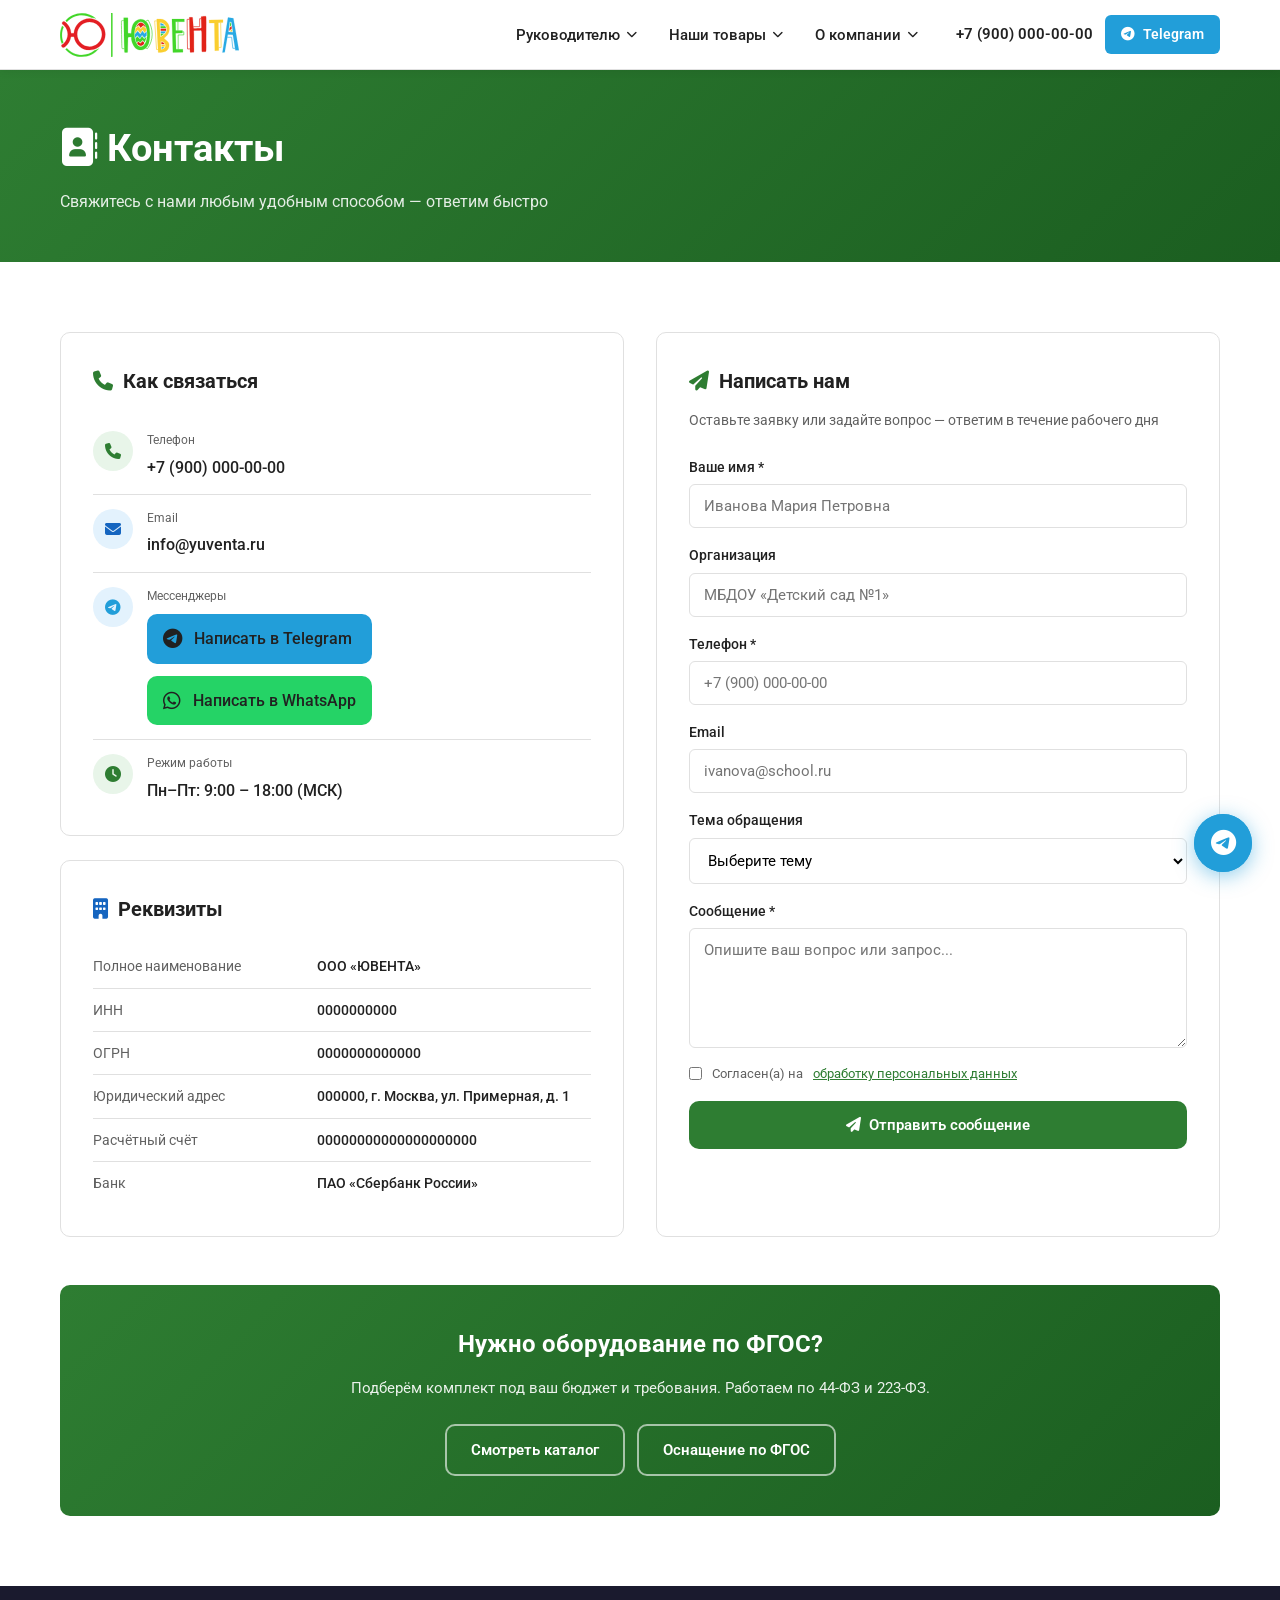
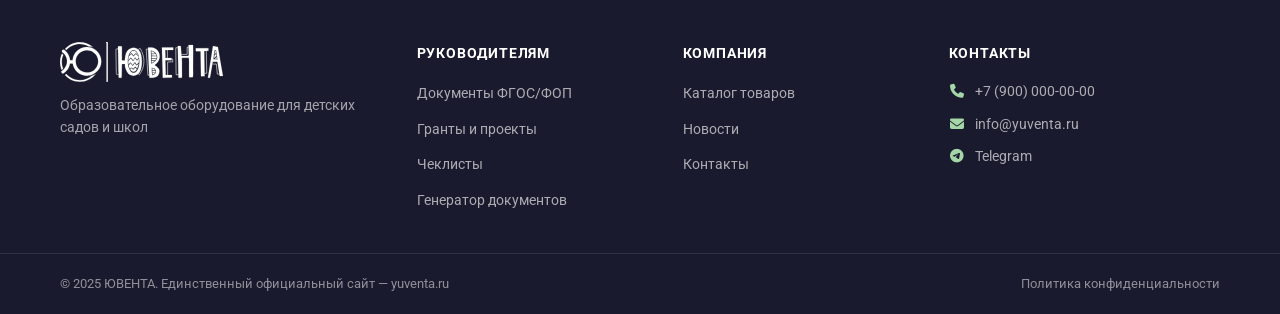
<file: contacts.html>
<!DOCTYPE html>
<html lang="ru">
<head>
  <meta charset="UTF-8"><meta name="viewport" content="width=device-width, initial-scale=1.0">
  <title>Контакты — ЮВЕНТА</title>
  <meta name="description" content="Контакты компании ЮВЕНТА: телефон, email, Telegram. Оставьте заявку на поставку образовательного оборудования.">
  <link rel="preconnect" href="https://fonts.googleapis.com"><link rel="preconnect" href="https://fonts.gstatic.com" crossorigin>
  <link href="https://fonts.googleapis.com/css2?family=Roboto:wght@400;500;700&display=swap" rel="stylesheet">
  <link rel="stylesheet" href="https://cdnjs.cloudflare.com/ajax/libs/font-awesome/6.5.1/css/all.min.css" crossorigin="anonymous">
  <link rel="stylesheet" href="css/style.css">
  <style>
    .contacts-grid { display: grid; grid-template-columns: 1fr 1fr; gap: 32px; }
    @media (max-width: 768px) { .contacts-grid { grid-template-columns: 1fr; } }

    .contact-block { background: var(--white); border: 1px solid var(--border); border-radius: var(--radius); padding: 32px; }
    .contact-block__title { font-size: 20px; font-weight: 700; margin-bottom: 20px; display: flex; align-items: center; gap: 10px; }

    .contact-item { display: flex; align-items: flex-start; gap: 14px; padding: 14px 0; border-bottom: 1px solid var(--border); }
    .contact-item:last-child { border-bottom: none; padding-bottom: 0; }
    .contact-item__icon { width: 40px; height: 40px; border-radius: 50%; display: flex; align-items: center; justify-content: center; flex-shrink: 0; font-size: 16px; }
    .contact-item__icon--green { background: var(--green-light); color: var(--green); }
    .contact-item__icon--blue { background: #E3F2FD; color: var(--blue); }
    .contact-item__icon--tg { background: #E3F2FD; color: #229ED9; }
    .contact-item__label { font-size: 12px; color: var(--text-light); margin-bottom: 4px; }
    .contact-item__value { font-size: 16px; font-weight: 500; }
    .contact-item__value a { color: var(--text); text-decoration: none; }
    .contact-item__value a:hover { color: var(--green); }

    .legal-table { width: 100%; border-collapse: collapse; }
    .legal-table td { padding: 10px 0; border-bottom: 1px solid var(--border); vertical-align: top; }
    .legal-table td:first-child { color: var(--text-light); font-size: 14px; width: 45%; }
    .legal-table td:last-child { font-weight: 500; font-size: 14px; }
    .legal-table tr:last-child td { border-bottom: none; }

    .messengers { display: flex; flex-direction: column; gap: 12px; margin-top: 4px; }
    .messenger-btn { display: flex; align-items: center; gap: 12px; padding: 12px 16px; border-radius: var(--radius); font-weight: 500; text-decoration: none; transition: opacity 0.2s; }
    .messenger-btn:hover { opacity: 0.85; }
    .messenger-btn--tg { background: #229ED9; color: #fff; }
    .messenger-btn--wa { background: #25D366; color: #fff; }
    .messenger-btn i { font-size: 20px; }
  </style>
  <link rel="icon" href="favicon.ico">
</head>
<body>
  <header class="header"><div class="container header__inner">
    <a href="index.html" class="logo"><img src="assets/images/logo.svg" alt="ЮВЕНТА" class="logo__img"></a>
    <nav class="nav" id="nav"><ul class="nav__list">
      <li class="nav__item nav__item--dropdown"><a href="#" class="nav__link">Руководителю <i class="fa-solid fa-chevron-down"></i></a>
        <ul class="dropdown"><li><a href="documents.html">Документы (ФГОС, ФОП)</a></li><li><a href="programs.html">Программы Минпросвещения</a></li><li><a href="grants.html">Гранты и федеральные проекты</a></li><li><a href="deadlines.html">Календарь дедлайнов</a></li><li><a href="checklists.html">Чеклисты для проверок</a></li><li><a href="templates.html">Библиотека шаблонов</a></li><li><a href="generator.html">Генератор документов</a></li></ul>
      </li>
      <li class="nav__item nav__item--dropdown"><a href="#" class="nav__link">Наши товары <i class="fa-solid fa-chevron-down"></i></a>
        <ul class="dropdown"><li><a href="catalog.html">Каталог товаров</a></li><li><a href="fgos-equipment.html">Оснащение по ФГОС</a></li></ul>
      </li>
      <li class="nav__item nav__item--dropdown"><a href="#" class="nav__link">О компании <i class="fa-solid fa-chevron-down"></i></a>
        <ul class="dropdown"><li><a href="news.html">Новости</a></li><li><a href="contacts.html">Контакты</a></li></ul>
      </li>
    </ul></nav>
    <div class="header__contacts"><a href="tel:+79000000000" class="header__phone">+7 (900) 000-00-00</a><a href="https://t.me/iuventaru" class="btn btn--tg" target="_blank" rel="noopener noreferrer"><i class="fa-brands fa-telegram"></i> Telegram</a></div>
    <button class="burger" id="burger" aria-label="Открыть меню" aria-expanded="false"><span></span><span></span><span></span></button>
  </div></header>

  <section class="page-hero" style="background:linear-gradient(135deg,#2E7D32,#1B5E20)">
    <div class="container">
      <h1 class="page-hero__title"><i class="fa-solid fa-address-book"></i> Контакты</h1>
      <p class="page-hero__subtitle">Свяжитесь с нами любым удобным способом — ответим быстро</p>
    </div>
  </section>

  <section class="section">
    <div class="container">
      <div class="contacts-grid">

        <!-- Контактная информация -->
        <div>
          <div class="contact-block card">
            <div class="contact-block__title"><i class="fa-solid fa-phone" style="color:var(--green)"></i> Как связаться</div>

            <div class="contact-item">
              <div class="contact-item__icon contact-item__icon--green"><i class="fa-solid fa-phone"></i></div>
              <div>
                <div class="contact-item__label">Телефон</div>
                <div class="contact-item__value"><a href="tel:+79000000000">+7 (900) 000-00-00</a></div>
              </div>
            </div>

            <div class="contact-item">
              <div class="contact-item__icon contact-item__icon--blue"><i class="fa-solid fa-envelope"></i></div>
              <div>
                <div class="contact-item__label">Email</div>
                <div class="contact-item__value"><a href="mailto:info@yuventa.ru">info@yuventa.ru</a></div>
              </div>
            </div>

            <div class="contact-item">
              <div class="contact-item__icon contact-item__icon--tg"><i class="fa-brands fa-telegram"></i></div>
              <div>
                <div class="contact-item__label">Мессенджеры</div>
                <div class="contact-item__value" style="margin-top:8px">
                  <div class="messengers">
                    <a href="https://t.me/iuventaru" class="messenger-btn messenger-btn--tg" target="_blank" rel="noopener noreferrer">
                      <i class="fa-brands fa-telegram"></i> Написать в Telegram
                    </a>
                    <a href="https://wa.me/79000000000" class="messenger-btn messenger-btn--wa" target="_blank" rel="noopener noreferrer">
                      <i class="fa-brands fa-whatsapp"></i> Написать в WhatsApp
                    </a>
                  </div>
                </div>
              </div>
            </div>

            <div class="contact-item">
              <div class="contact-item__icon contact-item__icon--green"><i class="fa-solid fa-clock"></i></div>
              <div>
                <div class="contact-item__label">Режим работы</div>
                <div class="contact-item__value">Пн–Пт: 9:00 – 18:00 (МСК)</div>
              </div>
            </div>
          </div>

          <div class="contact-block card" style="margin-top:24px">
            <div class="contact-block__title"><i class="fa-solid fa-building" style="color:var(--blue)"></i> Реквизиты</div>
            <table class="legal-table">
              <tr><td>Полное наименование</td><td>ООО «ЮВЕНТА»</td></tr>
              <tr><td>ИНН</td><td>0000000000</td></tr>
              <tr><td>ОГРН</td><td>0000000000000</td></tr>
              <tr><td>Юридический адрес</td><td>000000, г. Москва, ул. Примерная, д. 1</td></tr>
              <tr><td>Расчётный счёт</td><td>00000000000000000000</td></tr>
              <tr><td>Банк</td><td>ПАО «Сбербанк России»</td></tr>
            </table>
          </div>
        </div>

        <!-- Форма обратной связи -->
        <div class="contact-block card">
          <div class="contact-block__title"><i class="fa-solid fa-paper-plane" style="color:var(--green)"></i> Написать нам</div>
          <p style="color:var(--text-light);font-size:14px;margin-bottom:24px;margin-top:-8px">Оставьте заявку или задайте вопрос — ответим в течение рабочего дня</p>

          <form class="form" id="contactForm">
            <div class="form__group">
              <label for="name">Ваше имя *</label>
              <input type="text" id="name" name="name" required placeholder="Иванова Мария Петровна">
            </div>
            <div class="form__group">
              <label for="org">Организация</label>
              <input type="text" id="org" name="org" placeholder="МБДОУ «Детский сад №1»">
            </div>
            <div class="form__group">
              <label for="phone">Телефон *</label>
              <input type="tel" id="phone" name="phone" required placeholder="+7 (900) 000-00-00">
            </div>
            <div class="form__group">
              <label for="email">Email</label>
              <input type="email" id="email" name="email" placeholder="ivanova@school.ru">
            </div>
            <div class="form__group">
              <label for="subject">Тема обращения</label>
              <select id="subject" name="subject">
                <option value="">Выберите тему</option>
                <option value="catalog">Вопрос по каталогу</option>
                <option value="order">Оставить заявку</option>
                <option value="fgos">Оснащение по ФГОС</option>
                <option value="grant">Закупка по гранту</option>
                <option value="other">Другое</option>
              </select>
            </div>
            <div class="form__group">
              <label for="message">Сообщение *</label>
              <textarea id="message" name="message" required placeholder="Опишите ваш вопрос или запрос..." style="min-height:120px"></textarea>
            </div>
            <div class="form__consent">
              <label>
                <input type="checkbox" required>
                Согласен(а) на <a href="policy.html" target="_blank">обработку персональных данных</a>
              </label>
            </div>
            <!-- TODO: добавить Cloudflare Turnstile перед публикацией -->
            <button type="submit" class="btn btn--primary" style="width:100%;justify-content:center">
              <i class="fa-solid fa-paper-plane"></i> Отправить сообщение
            </button>
            <div id="formResult" style="display:none;margin-top:16px;padding:12px 16px;border-radius:var(--radius);font-size:14px"></div>
          </form>
        </div>
      </div>

      <!-- CTA -->
      <div style="margin-top:48px;background:linear-gradient(135deg,var(--green),#1B5E20);border-radius:var(--radius);padding:40px;text-align:center;color:#fff">
        <h2 style="font-size:24px;font-weight:700;margin-bottom:12px">Нужно оборудование по ФГОС?</h2>
        <p style="opacity:0.9;margin-bottom:24px;font-size:15px">Подберём комплект под ваш бюджет и требования. Работаем по 44-ФЗ и 223-ФЗ.</p>
        <div style="display:flex;gap:12px;justify-content:center;flex-wrap:wrap">
          <a href="catalog.html" class="btn btn--outline" style="color:#fff;border-color:rgba(255,255,255,0.6)">Смотреть каталог</a>
          <a href="fgos-equipment.html" class="btn btn--outline" style="color:#fff;border-color:rgba(255,255,255,0.6)">Оснащение по ФГОС</a>
        </div>
      </div>
    </div>
  </section>

  <footer class="footer"><div class="container footer__inner">
    <div class="footer__col"><a href="index.html" class="logo footer__logo"><img src="assets/images/logo.svg" alt="ЮВЕНТА" class="logo__img"></a><p class="footer__desc">Образовательное оборудование для детских садов и школ</p></div>
    <div class="footer__col"><h4 class="footer__heading">Руководителям</h4><ul class="footer__links"><li><a href="documents.html">Документы ФГОС/ФОП</a></li><li><a href="grants.html">Гранты и проекты</a></li><li><a href="checklists.html">Чеклисты</a></li><li><a href="generator.html">Генератор документов</a></li></ul></div>
    <div class="footer__col"><h4 class="footer__heading">Компания</h4><ul class="footer__links"><li><a href="catalog.html">Каталог товаров</a></li><li><a href="news.html">Новости</a></li><li><a href="contacts.html">Контакты</a></li></ul></div>
    <div class="footer__col"><h4 class="footer__heading">Контакты</h4><p><i class="fa-solid fa-phone"></i> <a href="tel:+79000000000">+7 (900) 000-00-00</a></p><p><i class="fa-solid fa-envelope"></i> <a href="mailto:info@yuventa.ru">info@yuventa.ru</a></p><p><i class="fa-brands fa-telegram"></i> <a href="https://t.me/iuventaru" target="_blank" rel="noopener">Telegram</a></p></div>
  </div><div class="footer__bottom"><div class="container footer__bottom-inner"><p>© 2025 ЮВЕНТА. Единственный официальный сайт — yuventa.ru</p><a href="policy.html">Политика конфиденциальности</a></div></div></footer>

  <a href="https://t.me/iuventaru" class="float-btn" target="_blank" rel="noopener noreferrer" aria-label="Написать в Telegram"><i class="fa-brands fa-telegram"></i></a>
  <script src="js/nav.js"></script>
  <script src="js/form.js"></script>
  <script>
    if (typeof initContactForm === 'function') initContactForm('contactForm', 'formResult')
  </script>
  <script src="js/animate.js"></script>
</body>
</html>
</file>
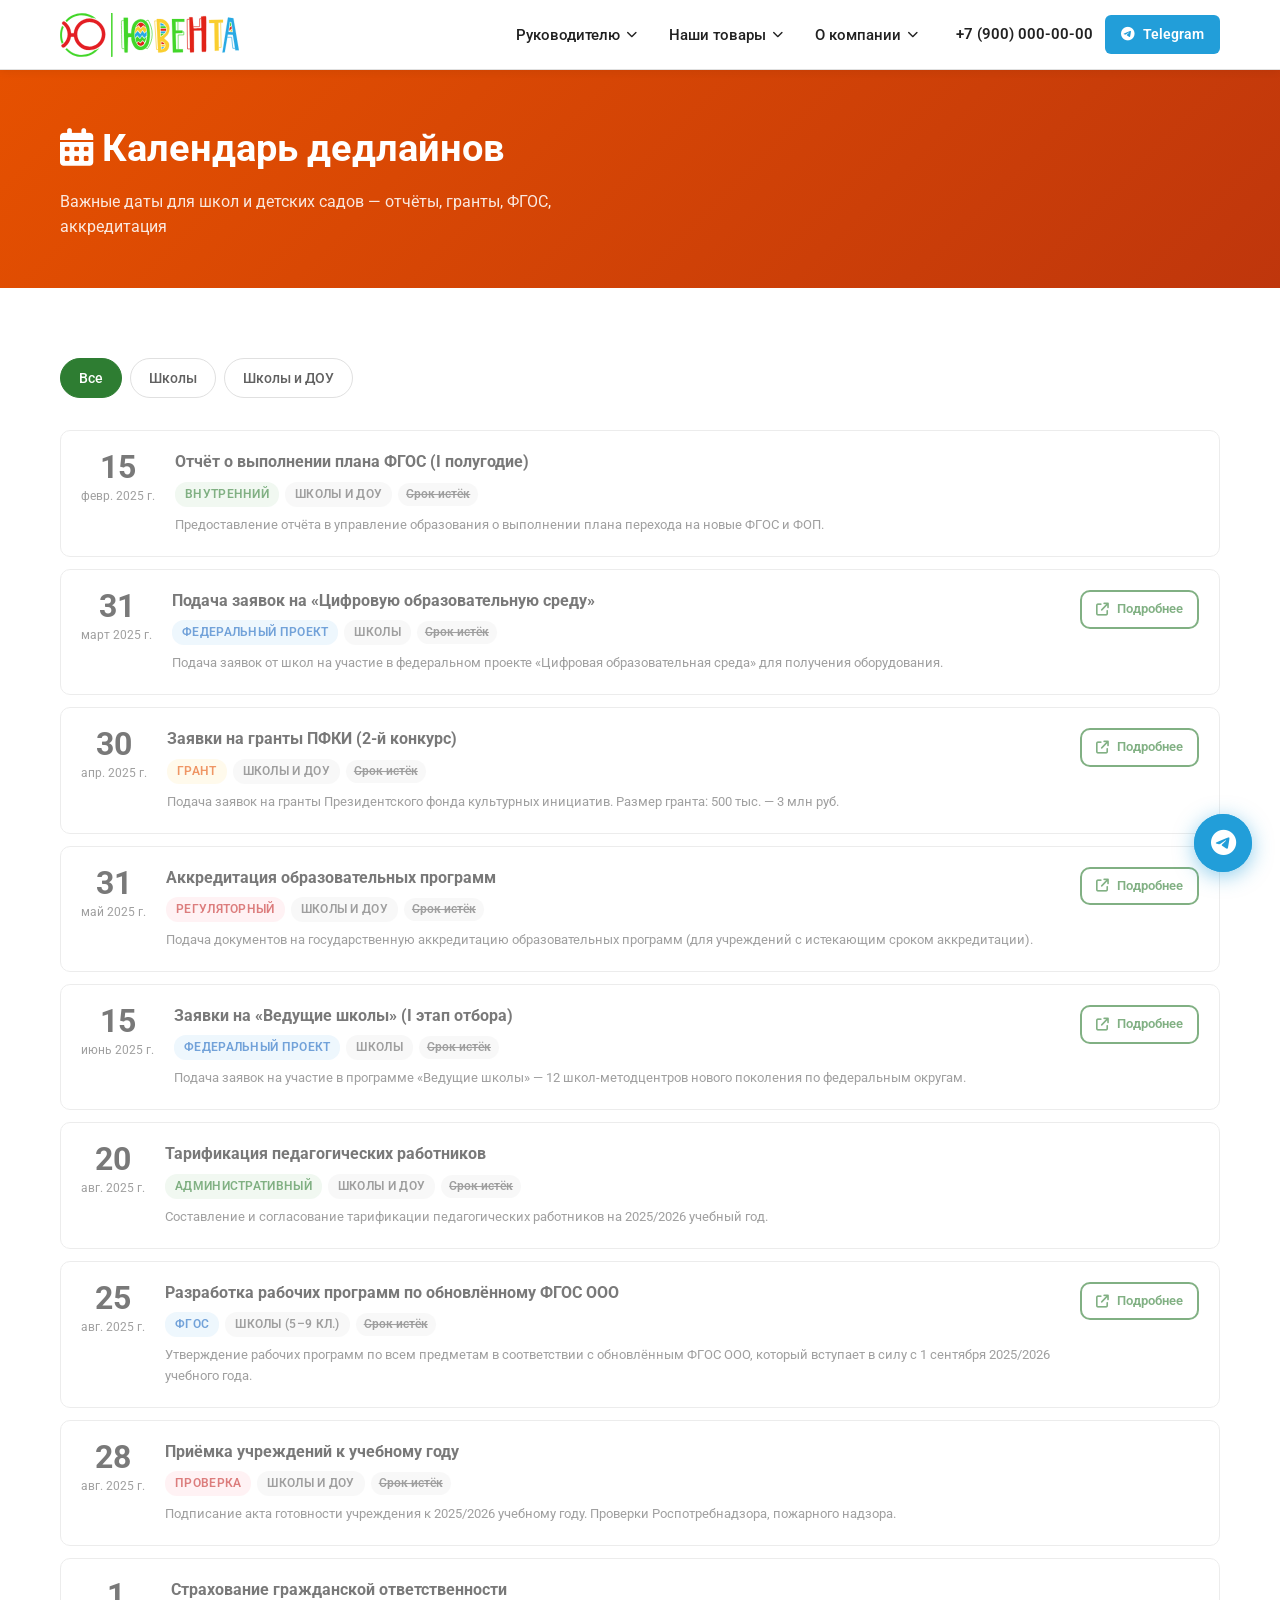
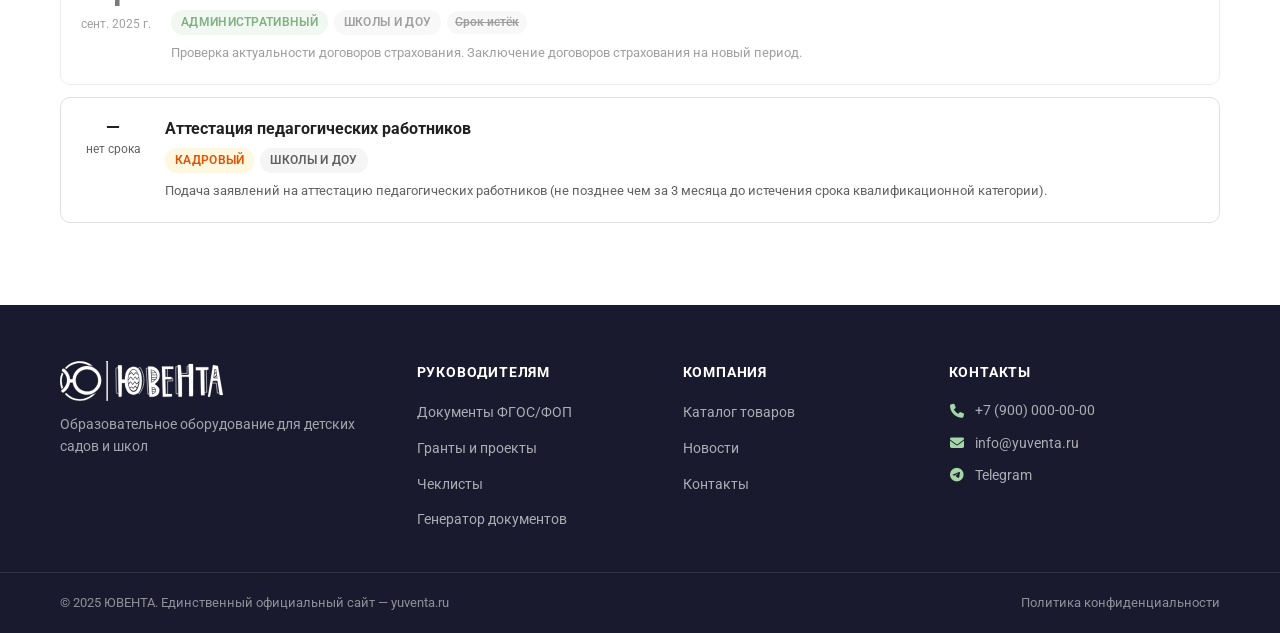
<file: deadlines.html>
<!DOCTYPE html>
<html lang="ru">
<head>
  <meta charset="UTF-8"><meta name="viewport" content="width=device-width, initial-scale=1.0">
  <title>Календарь дедлайнов — ЮВЕНТА</title>
  <meta name="description" content="Важные даты и дедлайны для школ и детских садов: отчёты, аккредитация, гранты, ФГОС, подготовка к учебному году.">
  <link rel="preconnect" href="https://fonts.googleapis.com"><link rel="preconnect" href="https://fonts.gstatic.com" crossorigin>
  <link href="https://fonts.googleapis.com/css2?family=Roboto:wght@400;500;700&display=swap" rel="stylesheet">
  <link rel="stylesheet" href="https://cdnjs.cloudflare.com/ajax/libs/font-awesome/6.5.1/css/all.min.css" crossorigin="anonymous">
  <link rel="stylesheet" href="css/style.css">
  <style>
    .deadline-row {
      display: flex;
      gap: 20px;
      align-items: flex-start;
      background: var(--white);
      border: 1px solid var(--border);
      border-radius: var(--radius);
      padding: 20px;
      margin-bottom: 12px;
      opacity: 0;
      transform: translateY(16px);
      transition: box-shadow var(--transition);
    }
    .deadline-row.visible { opacity: 1; transform: translateY(0); transition: opacity .4s ease, transform .4s ease; }
    .deadline-row:hover { box-shadow: var(--shadow-hover); }
    .deadline-row--urgent { border-left: 4px solid #C62828; }
    .deadline-row--expired { opacity: 0.6; }
    .deadline-row--expired.visible { opacity: 0.6; }

    .deadline-row__date {
      min-width: 64px;
      text-align: center;
      flex-shrink: 0;
    }
    .deadline-row__date-num {
      font-size: 32px;
      font-weight: 700;
      line-height: 1;
      color: var(--text);
    }
    .deadline-row__date-month {
      font-size: 12px;
      color: var(--text-light);
      margin-top: 4px;
    }

    .deadline-row__info { flex: 1; min-width: 0; }
    .deadline-row__title { font-size: 16px; font-weight: 700; margin-bottom: 8px; line-height: 1.4; }
    .deadline-row__meta { display: flex; flex-wrap: wrap; gap: 6px; align-items: center; margin-bottom: 8px; }
    .deadline-row__desc { font-size: 13px; color: var(--text-light); line-height: 1.6; }

    .deadline-row__actions { display: flex; align-items: flex-start; flex-shrink: 0; }

    .deadline-days { font-size: 12px; font-weight: 600; padding: 2px 8px; border-radius: 20px; }
    .deadline-days--urgent { background: #FFEBEE; color: #C62828; }
    .deadline-days--soon { background: #FFF3E0; color: #E65100; }
    .deadline-days--expired { background: var(--bg); color: var(--text-light); text-decoration: line-through; }

    .badge--gray { background: var(--bg); color: var(--text-light); }
    .badge--red { background: #FFEBEE; color: #C62828; }

    #noResults { display: none; text-align: center; padding: 48px 20px; color: var(--text-light); }

    @media (max-width: 600px) {
      .deadline-row { flex-wrap: wrap; }
      .deadline-row__actions { width: 100%; }
    }
  </style>
  <link rel="icon" href="favicon.ico">
</head>
<body>
  <header class="header"><div class="container header__inner">
    <a href="index.html" class="logo"><img src="assets/images/logo.svg" alt="ЮВЕНТА" class="logo__img"></a>
    <nav class="nav" id="nav"><ul class="nav__list">
      <li class="nav__item nav__item--dropdown"><a href="#" class="nav__link">Руководителю <i class="fa-solid fa-chevron-down"></i></a>
        <ul class="dropdown"><li><a href="documents.html">Документы (ФГОС, ФОП)</a></li><li><a href="programs.html">Программы Минпросвещения</a></li><li><a href="grants.html">Гранты и федеральные проекты</a></li><li><a href="deadlines.html">Календарь дедлайнов</a></li><li><a href="checklists.html">Чеклисты для проверок</a></li><li><a href="templates.html">Библиотека шаблонов</a></li><li><a href="generator.html">Генератор документов</a></li></ul>
      </li>
      <li class="nav__item nav__item--dropdown"><a href="#" class="nav__link">Наши товары <i class="fa-solid fa-chevron-down"></i></a>
        <ul class="dropdown"><li><a href="catalog.html">Каталог товаров</a></li><li><a href="fgos-equipment.html">Оснащение по ФГОС</a></li></ul>
      </li>
      <li class="nav__item nav__item--dropdown"><a href="#" class="nav__link">О компании <i class="fa-solid fa-chevron-down"></i></a>
        <ul class="dropdown"><li><a href="news.html">Новости</a></li><li><a href="contacts.html">Контакты</a></li></ul>
      </li>
    </ul></nav>
    <div class="header__contacts"><a href="tel:+79000000000" class="header__phone">+7 (900) 000-00-00</a><a href="https://t.me/iuventaru" class="btn btn--tg" target="_blank" rel="noopener noreferrer"><i class="fa-brands fa-telegram"></i> Telegram</a></div>
    <button class="burger" id="burger" aria-label="Открыть меню" aria-expanded="false"><span></span><span></span><span></span></button>
  </div></header>

  <section class="page-hero" style="background:linear-gradient(135deg,#E65100,#BF360C)">
    <div class="container">
      <h1 class="page-hero__title"><i class="fa-solid fa-calendar-days"></i> Календарь дедлайнов</h1>
      <p class="page-hero__subtitle">Важные даты для школ и детских садов — отчёты, гранты, ФГОС, аккредитация</p>
    </div>
  </section>

  <section class="section">
    <div class="container">

      <div class="filters">
        <button class="filter-btn active" data-filter="all">Все</button>
        <button class="filter-btn" data-filter="school">Школы</button>
        <button class="filter-btn" data-filter="both">Школы и ДОУ</button>
      </div>

      <div id="deadlinesContainer"></div>
      <div id="noResults">
        <i class="fa-solid fa-calendar-xmark" style="font-size:40px;margin-bottom:16px;display:block;color:var(--text-light)"></i>
        Дедлайны не найдены
      </div>

    </div>
  </section>

  <footer class="footer"><div class="container footer__inner">
    <div class="footer__col"><a href="index.html" class="logo footer__logo"><img src="assets/images/logo.svg" alt="ЮВЕНТА" class="logo__img"></a><p class="footer__desc">Образовательное оборудование для детских садов и школ</p></div>
    <div class="footer__col"><h4 class="footer__heading">Руководителям</h4><ul class="footer__links"><li><a href="documents.html">Документы ФГОС/ФОП</a></li><li><a href="grants.html">Гранты и проекты</a></li><li><a href="checklists.html">Чеклисты</a></li><li><a href="generator.html">Генератор документов</a></li></ul></div>
    <div class="footer__col"><h4 class="footer__heading">Компания</h4><ul class="footer__links"><li><a href="catalog.html">Каталог товаров</a></li><li><a href="news.html">Новости</a></li><li><a href="contacts.html">Контакты</a></li></ul></div>
    <div class="footer__col"><h4 class="footer__heading">Контакты</h4><p><i class="fa-solid fa-phone"></i> <a href="tel:+79000000000">+7 (900) 000-00-00</a></p><p><i class="fa-solid fa-envelope"></i> <a href="mailto:info@yuventa.ru">info@yuventa.ru</a></p><p><i class="fa-brands fa-telegram"></i> <a href="https://t.me/iuventaru" target="_blank" rel="noopener">Telegram</a></p></div>
  </div><div class="footer__bottom"><div class="container footer__bottom-inner"><p>© 2025 ЮВЕНТА. Единственный официальный сайт — yuventa.ru</p><a href="policy.html">Политика конфиденциальности</a></div></div></footer>

  <a href="https://t.me/iuventaru" class="float-btn" target="_blank" rel="noopener noreferrer" aria-label="Написать в Telegram"><i class="fa-brands fa-telegram"></i></a>
  <script src="js/nav.js"></script>
  <script src="js/deadlines.js"></script>
  <script>
    let allDeadlines = []
    let currentFilter = 'all'

    fetch('data/deadlines.json').then(r => r.json()).then(data => {
      // Сортировка: сначала с дедлайном (по дате), затем без
      data.sort((a, b) => {
        if (!a.deadline && !b.deadline) return 0
        if (!a.deadline) return 1
        if (!b.deadline) return -1
        return new Date(a.deadline) - new Date(b.deadline)
      })
      allDeadlines = data
      renderDeadlines(data)
      initFilters()
    })

    function initFilters() {
      document.querySelectorAll('.filter-btn').forEach(btn => {
        btn.addEventListener('click', () => {
          document.querySelectorAll('.filter-btn').forEach(b => b.classList.remove('active'))
          btn.classList.add('active')
          currentFilter = btn.dataset.filter
          const filtered = currentFilter === 'all'
            ? allDeadlines
            : allDeadlines.filter(d => d.forWhom === currentFilter || d.forWhom === 'both')
          renderDeadlines(filtered)
        })
      })
    }
  </script>
  <script src="js/animate.js"></script>
</body>
</html>
</file>
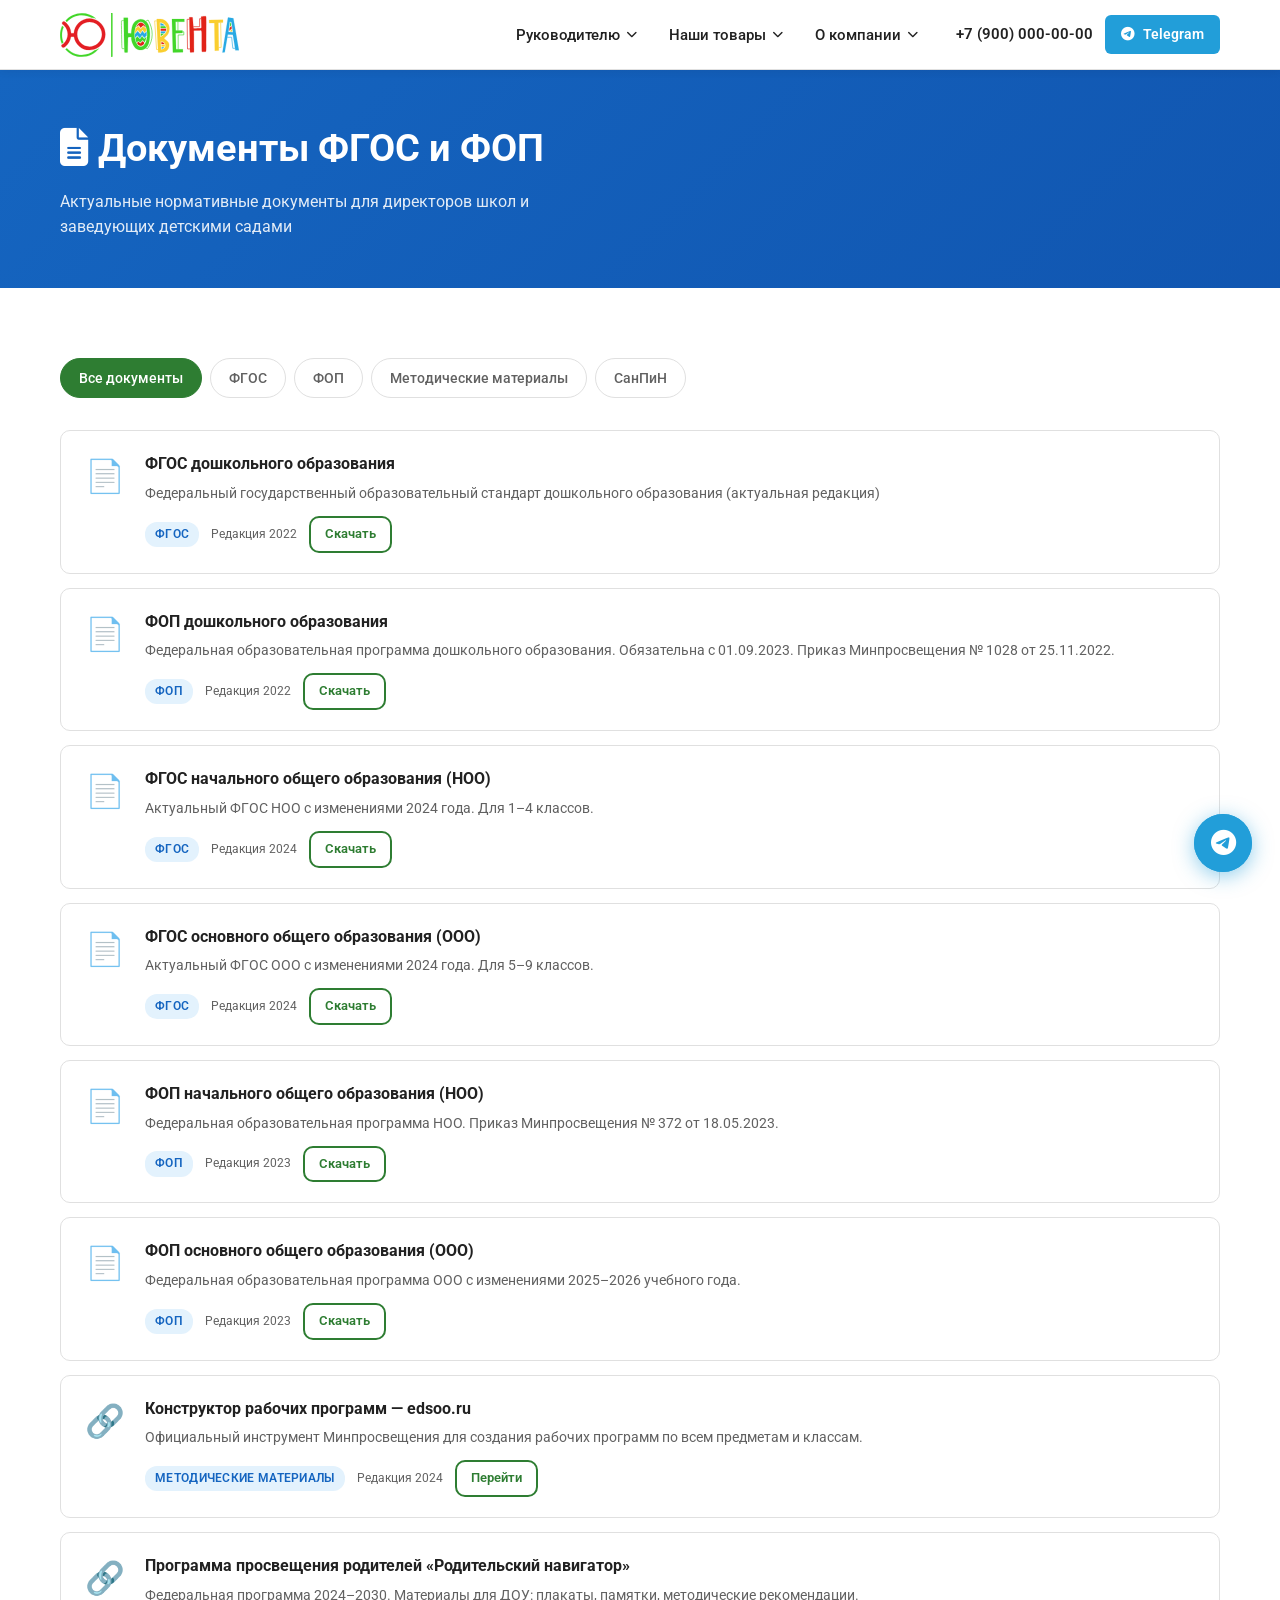
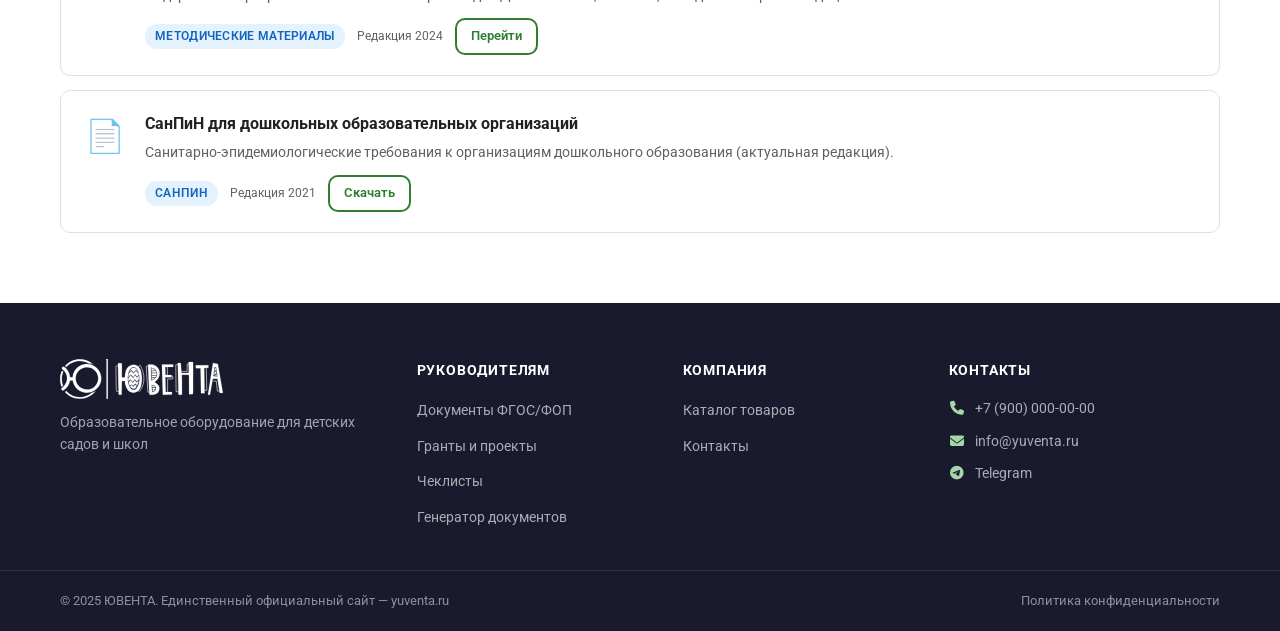
<file: documents.html>
<!DOCTYPE html>
<html lang="ru">
<head>
  <meta charset="UTF-8">
  <meta name="viewport" content="width=device-width, initial-scale=1.0">
  <title>Документы ФГОС и ФОП — ЮВЕНТА</title>
  <meta name="description" content="Нормативные документы для директоров школ и заведующих детскими садами: ФГОС, ФОП, методические материалы, СанПиН.">
  <link rel="preconnect" href="https://fonts.googleapis.com">
  <link rel="preconnect" href="https://fonts.gstatic.com" crossorigin>
  <link href="https://fonts.googleapis.com/css2?family=Roboto:wght@400;500;700&display=swap" rel="stylesheet">
  <link rel="stylesheet" href="https://cdnjs.cloudflare.com/ajax/libs/font-awesome/6.5.1/css/all.min.css" crossorigin="anonymous">
  <link rel="stylesheet" href="css/style.css">
  <style>
    .doc-card {
      display: flex;
      gap: 16px;
      align-items: flex-start;
      background: var(--white);
      border: 1px solid var(--border);
      border-radius: var(--radius);
      padding: 20px;
      transition: box-shadow var(--transition), border-color var(--transition);
      opacity: 0;
      transform: translateY(20px);
    }
    .doc-card.visible { opacity: 1; transform: translateY(0); transition: opacity 0.45s ease, transform 0.45s ease; }
    .doc-card:hover { box-shadow: var(--shadow-hover); border-color: transparent; }
    .doc-card__icon { font-size: 32px; flex-shrink: 0; width: 48px; text-align: center; }
    .doc-card__body { flex: 1; }
    .doc-card__title { font-size: 16px; font-weight: 700; margin-bottom: 6px; }
    .doc-card__desc { font-size: 14px; color: var(--text-light); margin-bottom: 12px; line-height: 1.5; }
    .doc-card__meta { display: flex; align-items: center; gap: 12px; flex-wrap: wrap; }
    .doc-card__date { font-size: 12px; color: var(--text-light); }
    .doc-list { display: flex; flex-direction: column; gap: 14px; }
  </style>
  <link rel="icon" href="favicon.ico">
</head>
<body>

  <header class="header">
    <div class="container header__inner">
      <a href="index.html" class="logo"><img src="assets/images/logo.svg" alt="ЮВЕНТА" class="logo__img"></a>
      <nav class="nav" id="nav">
        <ul class="nav__list">
          <li class="nav__item nav__item--dropdown">
            <a href="#" class="nav__link">Руководителю <i class="fa-solid fa-chevron-down"></i></a>
            <ul class="dropdown">
              <li><a href="documents.html">Документы (ФГОС, ФОП)</a></li>
              <li><a href="programs.html">Программы Минпросвещения</a></li>
              <li><a href="grants.html">Гранты и федеральные проекты</a></li>
              <li><a href="deadlines.html">Календарь дедлайнов</a></li>
              <li><a href="checklists.html">Чеклисты для проверок</a></li>
              <li><a href="templates.html">Библиотека шаблонов</a></li>
              <li><a href="generator.html">Генератор документов</a></li>
            </ul>
          </li>
          <li class="nav__item nav__item--dropdown">
            <a href="#" class="nav__link">Наши товары <i class="fa-solid fa-chevron-down"></i></a>
            <ul class="dropdown">
              <li><a href="catalog.html">Каталог товаров</a></li>
              <li><a href="fgos-equipment.html">Оснащение по ФГОС</a></li>
            </ul>
          </li>
          <li class="nav__item nav__item--dropdown">
            <a href="#" class="nav__link">О компании <i class="fa-solid fa-chevron-down"></i></a>
            <ul class="dropdown">
              <li><a href="news.html">Новости</a></li>
              <li><a href="contacts.html">Контакты</a></li>
            </ul>
          </li>
        </ul>
      </nav>
      <div class="header__contacts">
        <a href="tel:+79000000000" class="header__phone">+7 (900) 000-00-00</a>
        <a href="https://t.me/iuventaru" class="btn btn--tg" target="_blank" rel="noopener noreferrer"><i class="fa-brands fa-telegram"></i> Telegram</a>
      </div>
      <button class="burger" id="burger" aria-label="Открыть меню" aria-expanded="false"><span></span><span></span><span></span></button>
    </div>
  </header>

  <section class="page-hero page-hero--blue">
    <div class="container">
      <h1 class="page-hero__title"><i class="fa-solid fa-file-lines"></i> Документы ФГОС и ФОП</h1>
      <p class="page-hero__subtitle">Актуальные нормативные документы для директоров школ и заведующих детскими садами</p>
    </div>
  </section>

  <section class="section">
    <div class="container">

      <div class="filters">
        <button class="filter-btn active" data-filter="all">Все документы</button>
        <button class="filter-btn" data-filter="fgos">ФГОС</button>
        <button class="filter-btn" data-filter="fop">ФОП</button>
        <button class="filter-btn" data-filter="methodical">Методические материалы</button>
        <button class="filter-btn" data-filter="sanpin">СанПиН</button>
      </div>

      <div class="doc-list" id="docList">
        <!-- Загружается из data/documents.json -->
      </div>

    </div>
  </section>

  <footer class="footer">
    <div class="container footer__inner">
      <div class="footer__col">
        <a href="index.html" class="logo footer__logo"><img src="assets/images/logo.svg" alt="ЮВЕНТА" class="logo__img"></a>
        <p class="footer__desc">Образовательное оборудование для детских садов и школ</p>
      </div>
      <div class="footer__col">
        <h4 class="footer__heading">Руководителям</h4>
        <ul class="footer__links">
          <li><a href="documents.html">Документы ФГОС/ФОП</a></li>
          <li><a href="grants.html">Гранты и проекты</a></li>
          <li><a href="checklists.html">Чеклисты</a></li>
          <li><a href="generator.html">Генератор документов</a></li>
        </ul>
      </div>
      <div class="footer__col">
        <h4 class="footer__heading">Компания</h4>
        <ul class="footer__links">
          <li><a href="catalog.html">Каталог товаров</a></li>
          <li><a href="contacts.html">Контакты</a></li>
        </ul>
      </div>
      <div class="footer__col">
        <h4 class="footer__heading">Контакты</h4>
        <p><i class="fa-solid fa-phone"></i> <a href="tel:+79000000000">+7 (900) 000-00-00</a></p>
        <p><i class="fa-solid fa-envelope"></i> <a href="mailto:info@yuventa.ru">info@yuventa.ru</a></p>
        <p><i class="fa-brands fa-telegram"></i> <a href="https://t.me/iuventaru" target="_blank" rel="noopener">Telegram</a></p>
      </div>
    </div>
    <div class="footer__bottom">
      <div class="container footer__bottom-inner">
        <p>© 2025 ЮВЕНТА. Единственный официальный сайт — yuventa.ru</p>
        <a href="policy.html">Политика конфиденциальности</a>
      </div>
    </div>
  </footer>

  <a href="https://t.me/iuventaru" class="float-btn" target="_blank" rel="noopener noreferrer" aria-label="Написать в Telegram">
    <i class="fa-brands fa-telegram"></i>
  </a>

  <script src="js/nav.js"></script>
  <script>
    const TYPE_ICONS = { pdf: '📄', link: '🔗', docx: '📝' }

    let allDocs = []

    fetch('data/documents.json')
      .then(r => r.json())
      .then(docs => {
        allDocs = docs
        renderDocs(docs)
        initFilters(docs)
      })

    function renderDocs(docs) {
      const list = document.getElementById('docList')
      list.innerHTML = ''

      docs.forEach((doc, i) => {
        const card = document.createElement('div')
        card.className = 'doc-card'
        card.dataset.category = doc.category

        const icon = document.createElement('div')
        icon.className = 'doc-card__icon'
        icon.textContent = TYPE_ICONS[doc.fileType] || '📄'

        const body = document.createElement('div')
        body.className = 'doc-card__body'

        const title = document.createElement('div')
        title.className = 'doc-card__title'
        title.textContent = doc.title

        const desc = document.createElement('p')
        desc.className = 'doc-card__desc'
        desc.textContent = doc.description

        const meta = document.createElement('div')
        meta.className = 'doc-card__meta'

        const badge = document.createElement('span')
        badge.className = 'badge badge--blue'
        badge.textContent = doc.categoryName

        const date = document.createElement('span')
        date.className = 'doc-card__date'
        date.textContent = 'Редакция ' + doc.date

        if (doc.url) {
          const link = document.createElement('a')
          link.href = doc.url
          link.target = '_blank'
          link.rel = 'noopener noreferrer'
          link.className = 'btn btn--outline'
          link.style.padding = '6px 14px'
          link.style.fontSize = '13px'
          link.textContent = doc.fileType === 'link' ? 'Перейти' : 'Скачать'
          meta.appendChild(badge)
          meta.appendChild(date)
          meta.appendChild(link)
        } else {
          meta.appendChild(badge)
          meta.appendChild(date)
        }

        body.appendChild(title)
        body.appendChild(desc)
        body.appendChild(meta)
        card.appendChild(icon)
        card.appendChild(body)
        list.appendChild(card)

        setTimeout(() => card.classList.add('visible'), i * 60)
      })
    }

    function initFilters(allItems) {
      document.querySelectorAll('.filter-btn').forEach(btn => {
        btn.addEventListener('click', () => {
          document.querySelectorAll('.filter-btn').forEach(b => b.classList.remove('active'))
          btn.classList.add('active')
          const f = btn.dataset.filter
          renderDocs(f === 'all' ? allItems : allItems.filter(d => d.category === f))
        })
      })
    }
  </script>
  <script src="js/animate.js"></script>
</body>
</html>
</file>
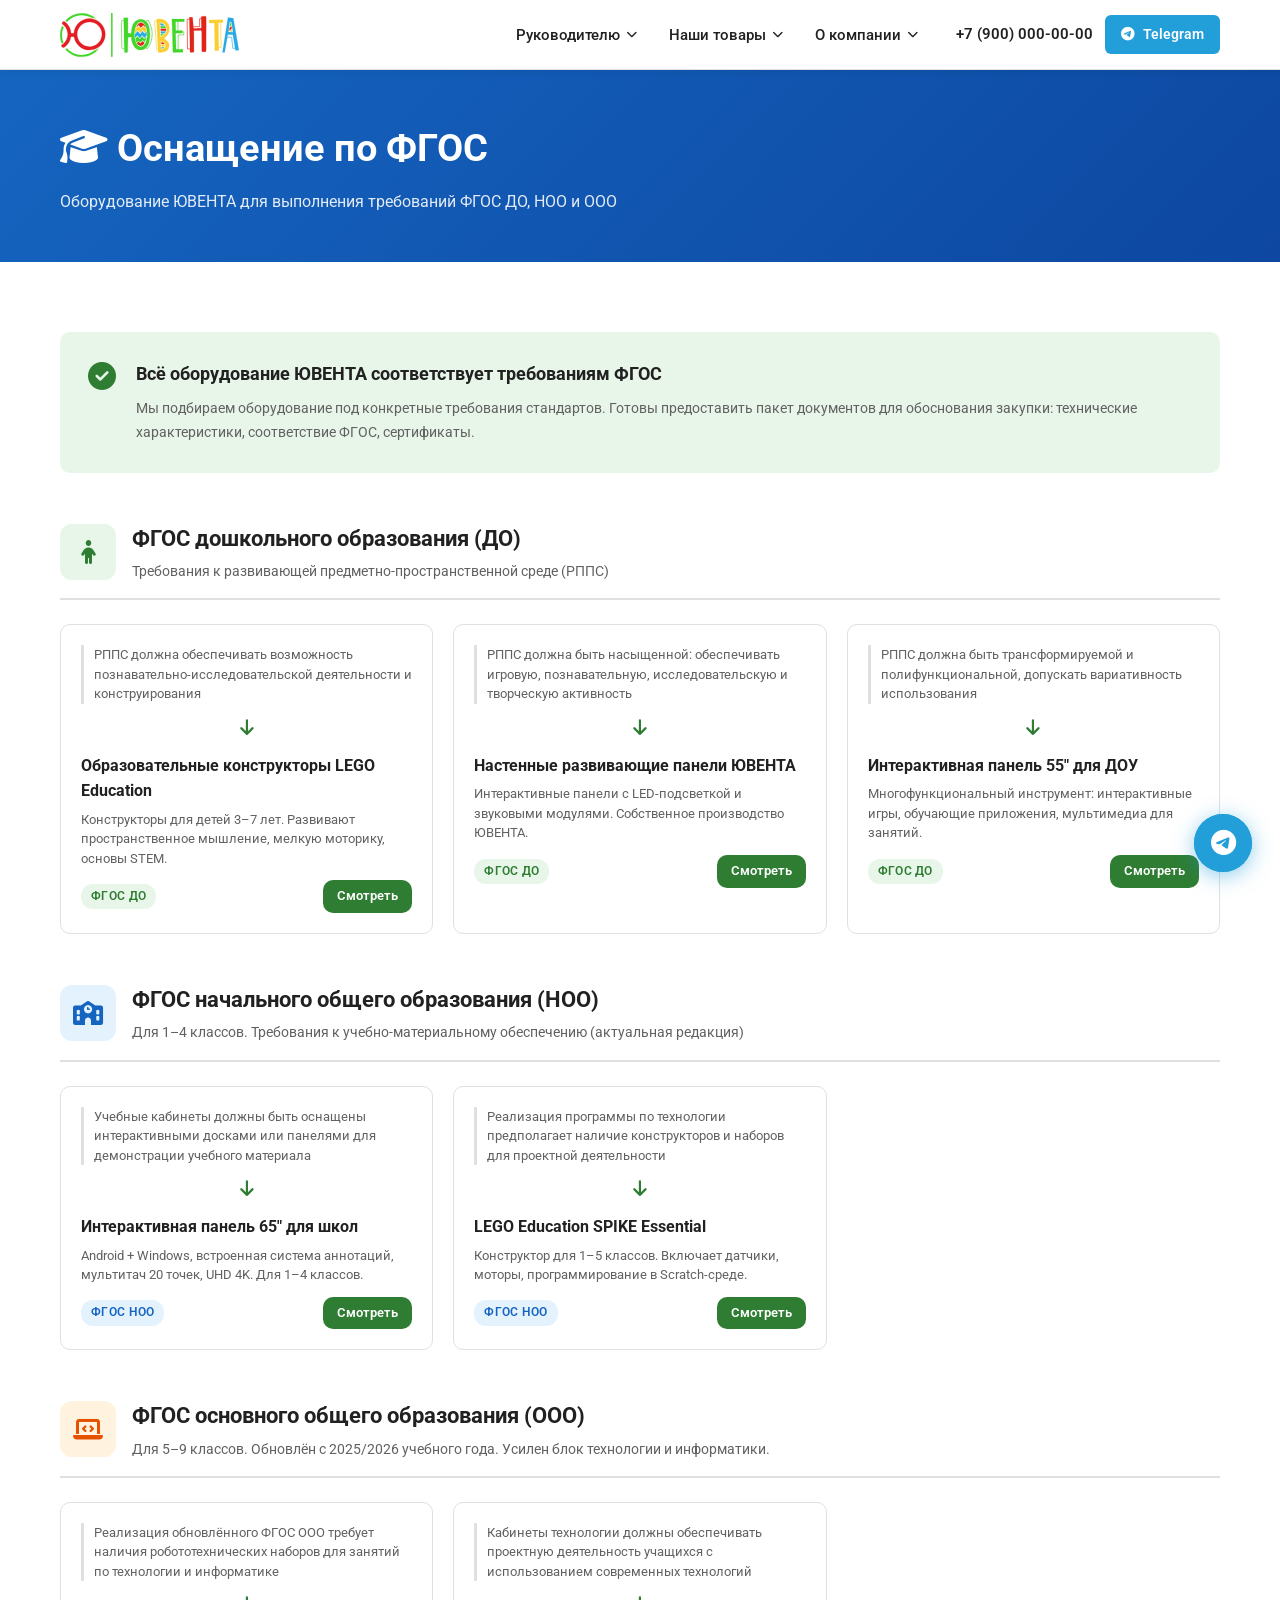
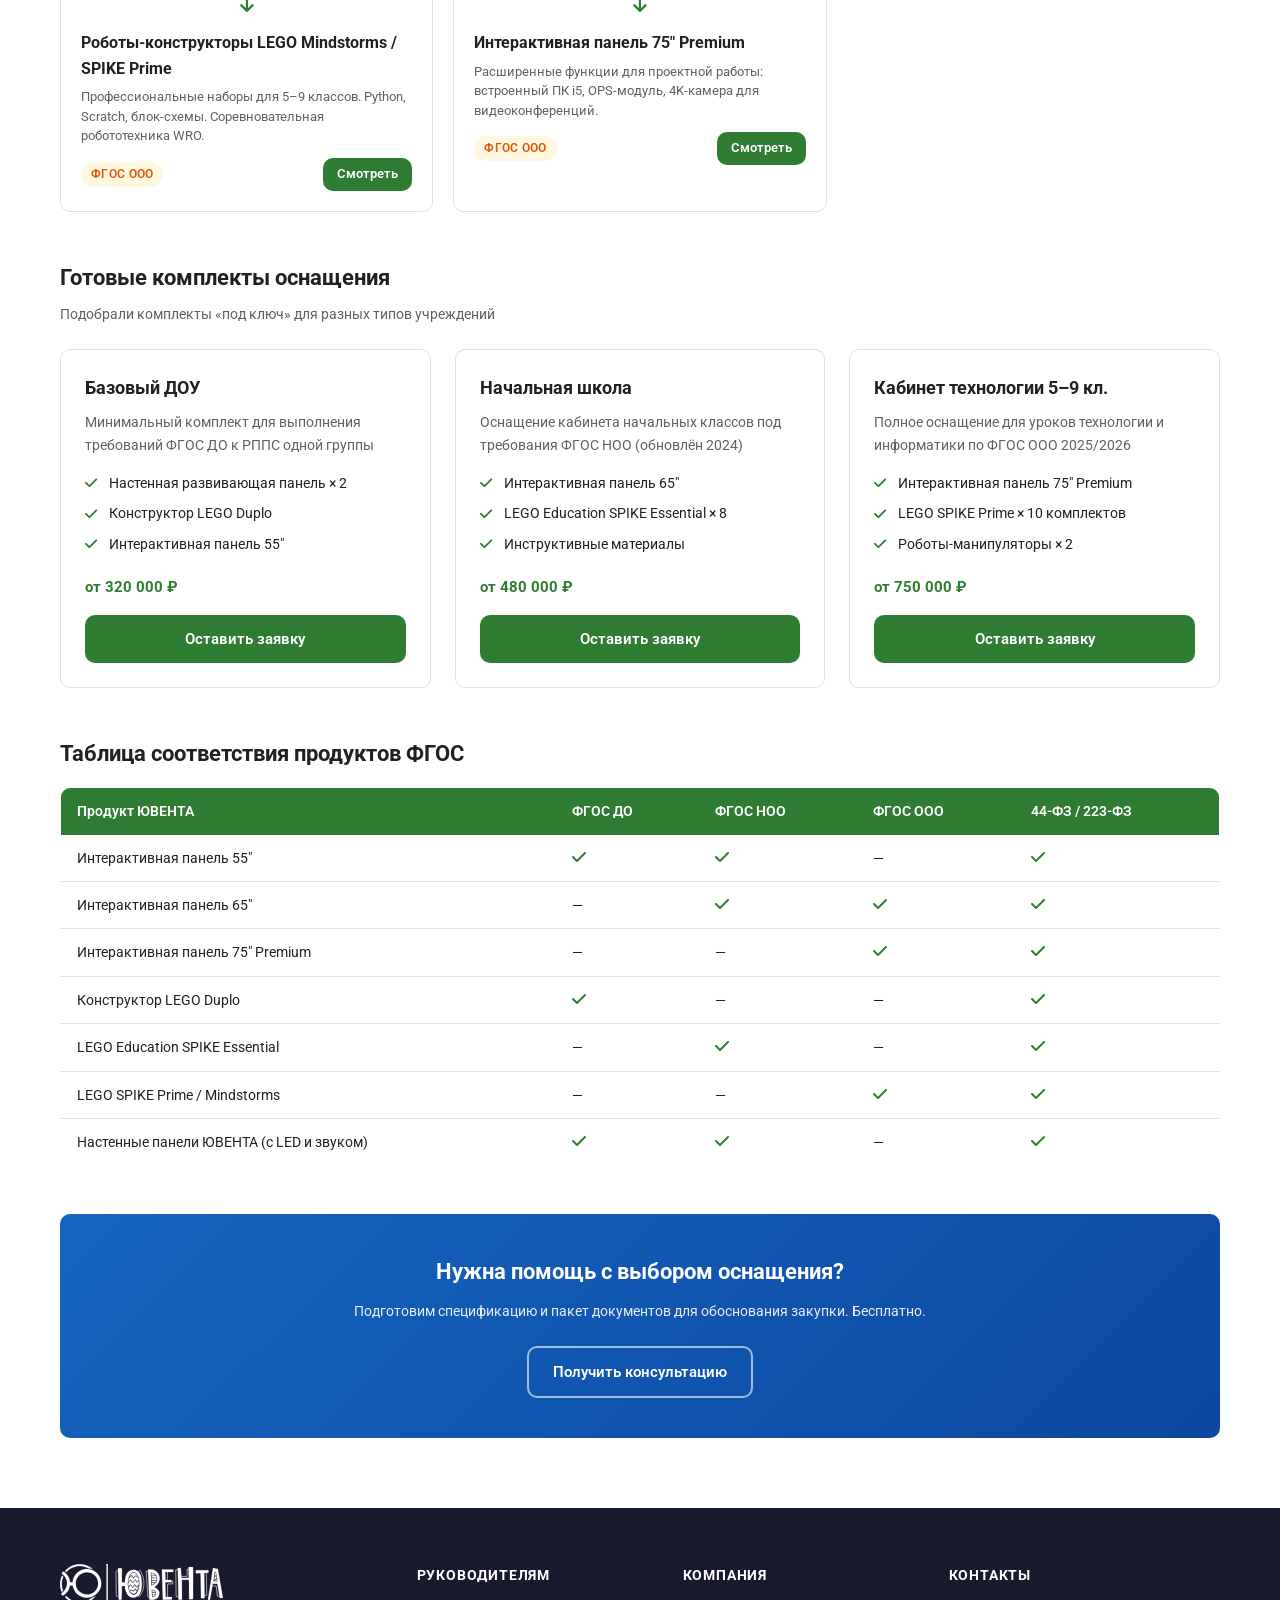
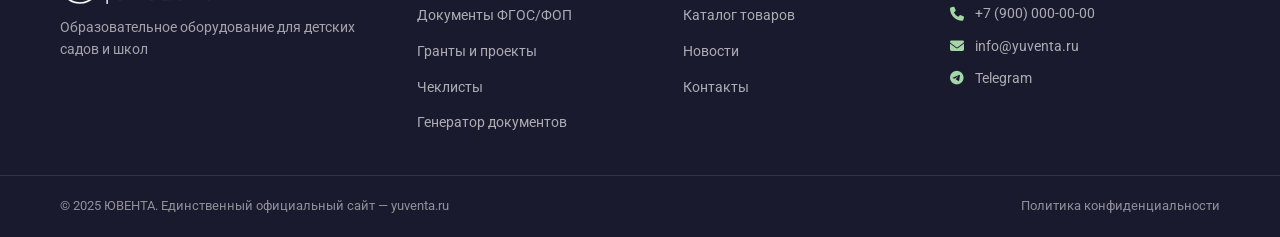
<file: fgos-equipment.html>
<!DOCTYPE html>
<html lang="ru">
<head>
  <meta charset="UTF-8"><meta name="viewport" content="width=device-width, initial-scale=1.0">
  <title>Оснащение по ФГОС — ЮВЕНТА</title>
  <meta name="description" content="Оборудование ЮВЕНТА для выполнения требований ФГОС ДО, ФГОС НОО и ФГОС ООО. Комплекты для детских садов и школ.">
  <link rel="preconnect" href="https://fonts.googleapis.com"><link rel="preconnect" href="https://fonts.gstatic.com" crossorigin>
  <link href="https://fonts.googleapis.com/css2?family=Roboto:wght@400;500;700&display=swap" rel="stylesheet">
  <link rel="stylesheet" href="https://cdnjs.cloudflare.com/ajax/libs/font-awesome/6.5.1/css/all.min.css" crossorigin="anonymous">
  <link rel="stylesheet" href="css/style.css">
  <style>
    .fgos-section { margin-bottom: 48px; }
    .fgos-section__header { display: flex; align-items: center; gap: 16px; margin-bottom: 24px; padding-bottom: 16px; border-bottom: 2px solid var(--border); }
    .fgos-section__icon { width: 56px; height: 56px; border-radius: 12px; display: flex; align-items: center; justify-content: center; font-size: 24px; flex-shrink: 0; }
    .fgos-section__icon--do { background: #E8F5E9; color: #2E7D32; }
    .fgos-section__icon--noo { background: #E3F2FD; color: #1565C0; }
    .fgos-section__icon--ooo { background: #FFF3E0; color: #E65100; }
    .fgos-section__title { font-size: 22px; font-weight: 700; }
    .fgos-section__subtitle { font-size: 14px; color: var(--text-light); margin-top: 4px; }

    .req-grid { display: grid; grid-template-columns: repeat(auto-fill, minmax(300px, 1fr)); gap: 20px; }
    .req-card { background: var(--white); border: 1px solid var(--border); border-radius: var(--radius); padding: 20px; }
    .req-card__req { font-size: 13px; color: var(--text-light); margin-bottom: 8px; line-height: 1.5; border-left: 3px solid var(--border); padding-left: 10px; }
    .req-card__arrow { text-align: center; font-size: 18px; color: var(--green); margin: 10px 0; }
    .req-card__product { font-weight: 700; font-size: 16px; margin-bottom: 6px; }
    .req-card__desc { font-size: 13px; color: var(--text-light); line-height: 1.5; margin-bottom: 12px; }
    .req-card__footer { display: flex; align-items: center; justify-content: space-between; gap: 8px; flex-wrap: wrap; }

    .compliance-table { width: 100%; border-collapse: collapse; background: var(--white); border-radius: var(--radius); overflow: hidden; border: 1px solid var(--border); }
    .compliance-table th { background: var(--green); color: #fff; padding: 12px 16px; text-align: left; font-size: 14px; font-weight: 600; }
    .compliance-table td { padding: 12px 16px; border-bottom: 1px solid var(--border); font-size: 14px; vertical-align: middle; }
    .compliance-table tr:last-child td { border-bottom: none; }
    .compliance-table tr:hover td { background: var(--bg); }
    .check-icon { color: #2E7D32; font-size: 16px; }

    .kit-card { background: var(--white); border: 1px solid var(--border); border-radius: var(--radius); padding: 24px; }
    .kit-card__title { font-size: 18px; font-weight: 700; margin-bottom: 8px; }
    .kit-card__desc { font-size: 14px; color: var(--text-light); margin-bottom: 16px; line-height: 1.6; }
    .kit-card__items { display: flex; flex-direction: column; gap: 8px; margin-bottom: 20px; }
    .kit-card__item { display: flex; align-items: center; gap: 8px; font-size: 14px; }
    .kit-card__item i { color: var(--green); width: 16px; }
    .kit-card__price { font-size: 15px; font-weight: 700; color: var(--green); margin-bottom: 16px; }
    .kits-grid { display: grid; grid-template-columns: repeat(auto-fill, minmax(280px, 1fr)); gap: 24px; }
  </style>
  <link rel="icon" href="favicon.ico">
</head>
<body>
  <header class="header"><div class="container header__inner">
    <a href="index.html" class="logo"><img src="assets/images/logo.svg" alt="ЮВЕНТА" class="logo__img"></a>
    <nav class="nav" id="nav"><ul class="nav__list">
      <li class="nav__item nav__item--dropdown"><a href="#" class="nav__link">Руководителю <i class="fa-solid fa-chevron-down"></i></a>
        <ul class="dropdown"><li><a href="documents.html">Документы (ФГОС, ФОП)</a></li><li><a href="programs.html">Программы Минпросвещения</a></li><li><a href="grants.html">Гранты и федеральные проекты</a></li><li><a href="deadlines.html">Календарь дедлайнов</a></li><li><a href="checklists.html">Чеклисты для проверок</a></li><li><a href="templates.html">Библиотека шаблонов</a></li><li><a href="generator.html">Генератор документов</a></li></ul>
      </li>
      <li class="nav__item nav__item--dropdown"><a href="#" class="nav__link">Наши товары <i class="fa-solid fa-chevron-down"></i></a>
        <ul class="dropdown"><li><a href="catalog.html">Каталог товаров</a></li><li><a href="fgos-equipment.html">Оснащение по ФГОС</a></li></ul>
      </li>
      <li class="nav__item nav__item--dropdown"><a href="#" class="nav__link">О компании <i class="fa-solid fa-chevron-down"></i></a>
        <ul class="dropdown"><li><a href="news.html">Новости</a></li><li><a href="contacts.html">Контакты</a></li></ul>
      </li>
    </ul></nav>
    <div class="header__contacts"><a href="tel:+79000000000" class="header__phone">+7 (900) 000-00-00</a><a href="https://t.me/iuventaru" class="btn btn--tg" target="_blank" rel="noopener noreferrer"><i class="fa-brands fa-telegram"></i> Telegram</a></div>
    <button class="burger" id="burger" aria-label="Открыть меню" aria-expanded="false"><span></span><span></span><span></span></button>
  </div></header>

  <section class="page-hero" style="background:linear-gradient(135deg,#1565C0,#0D47A1)">
    <div class="container">
      <h1 class="page-hero__title"><i class="fa-solid fa-graduation-cap"></i> Оснащение по ФГОС</h1>
      <p class="page-hero__subtitle">Оборудование ЮВЕНТА для выполнения требований ФГОС ДО, НОО и ООО</p>
    </div>
  </section>

  <section class="section">
    <div class="container">

      <!-- Соответствие требованиям -->
      <div style="background:var(--green-light);border-radius:var(--radius);padding:28px;margin-bottom:48px;display:flex;gap:20px;align-items:flex-start">
        <i class="fa-solid fa-circle-check" style="color:var(--green);font-size:28px;margin-top:2px;flex-shrink:0"></i>
        <div>
          <h2 style="font-size:18px;font-weight:700;margin-bottom:8px">Всё оборудование ЮВЕНТА соответствует требованиям ФГОС</h2>
          <p style="font-size:14px;color:var(--text-light);line-height:1.7;margin:0">Мы подбираем оборудование под конкретные требования стандартов. Готовы предоставить пакет документов для обоснования закупки: технические характеристики, соответствие ФГОС, сертификаты.</p>
        </div>
      </div>

      <!-- ФГОС ДО -->
      <div class="fgos-section">
        <div class="fgos-section__header">
          <div class="fgos-section__icon fgos-section__icon--do"><i class="fa-solid fa-child"></i></div>
          <div>
            <div class="fgos-section__title">ФГОС дошкольного образования (ДО)</div>
            <div class="fgos-section__subtitle">Требования к развивающей предметно-пространственной среде (РППС)</div>
          </div>
        </div>
        <div class="req-grid">
          <div class="req-card card">
            <div class="req-card__req">РППС должна обеспечивать возможность познавательно-исследовательской деятельности и конструирования</div>
            <div class="req-card__arrow"><i class="fa-solid fa-arrow-down"></i></div>
            <div class="req-card__product">Образовательные конструкторы LEGO Education</div>
            <div class="req-card__desc">Конструкторы для детей 3–7 лет. Развивают пространственное мышление, мелкую моторику, основы STEM.</div>
            <div class="req-card__footer">
              <span class="badge badge--green">ФГОС ДО</span>
              <a href="catalog.html" class="btn btn--primary" style="padding:6px 14px;font-size:13px">Смотреть</a>
            </div>
          </div>
          <div class="req-card card">
            <div class="req-card__req">РППС должна быть насыщенной: обеспечивать игровую, познавательную, исследовательскую и творческую активность</div>
            <div class="req-card__arrow"><i class="fa-solid fa-arrow-down"></i></div>
            <div class="req-card__product">Настенные развивающие панели ЮВЕНТА</div>
            <div class="req-card__desc">Интерактивные панели с LED-подсветкой и звуковыми модулями. Собственное производство ЮВЕНТА.</div>
            <div class="req-card__footer">
              <span class="badge badge--green">ФГОС ДО</span>
              <a href="catalog.html" class="btn btn--primary" style="padding:6px 14px;font-size:13px">Смотреть</a>
            </div>
          </div>
          <div class="req-card card">
            <div class="req-card__req">РППС должна быть трансформируемой и полифункциональной, допускать вариативность использования</div>
            <div class="req-card__arrow"><i class="fa-solid fa-arrow-down"></i></div>
            <div class="req-card__product">Интерактивная панель 55" для ДОУ</div>
            <div class="req-card__desc">Многофункциональный инструмент: интерактивные игры, обучающие приложения, мультимедиа для занятий.</div>
            <div class="req-card__footer">
              <span class="badge badge--green">ФГОС ДО</span>
              <a href="catalog.html" class="btn btn--primary" style="padding:6px 14px;font-size:13px">Смотреть</a>
            </div>
          </div>
        </div>
      </div>

      <!-- ФГОС НОО -->
      <div class="fgos-section">
        <div class="fgos-section__header">
          <div class="fgos-section__icon fgos-section__icon--noo"><i class="fa-solid fa-school"></i></div>
          <div>
            <div class="fgos-section__title">ФГОС начального общего образования (НОО)</div>
            <div class="fgos-section__subtitle">Для 1–4 классов. Требования к учебно-материальному обеспечению (актуальная редакция)</div>
          </div>
        </div>
        <div class="req-grid">
          <div class="req-card card">
            <div class="req-card__req">Учебные кабинеты должны быть оснащены интерактивными досками или панелями для демонстрации учебного материала</div>
            <div class="req-card__arrow"><i class="fa-solid fa-arrow-down"></i></div>
            <div class="req-card__product">Интерактивная панель 65" для школ</div>
            <div class="req-card__desc">Android + Windows, встроенная система аннотаций, мультитач 20 точек, UHD 4K. Для 1–4 классов.</div>
            <div class="req-card__footer">
              <span class="badge badge--blue">ФГОС НОО</span>
              <a href="catalog.html" class="btn btn--primary" style="padding:6px 14px;font-size:13px">Смотреть</a>
            </div>
          </div>
          <div class="req-card card">
            <div class="req-card__req">Реализация программы по технологии предполагает наличие конструкторов и наборов для проектной деятельности</div>
            <div class="req-card__arrow"><i class="fa-solid fa-arrow-down"></i></div>
            <div class="req-card__product">LEGO Education SPIKE Essential</div>
            <div class="req-card__desc">Конструктор для 1–5 классов. Включает датчики, моторы, программирование в Scratch-среде.</div>
            <div class="req-card__footer">
              <span class="badge badge--blue">ФГОС НОО</span>
              <a href="catalog.html" class="btn btn--primary" style="padding:6px 14px;font-size:13px">Смотреть</a>
            </div>
          </div>
        </div>
      </div>

      <!-- ФГОС ООО -->
      <div class="fgos-section">
        <div class="fgos-section__header">
          <div class="fgos-section__icon fgos-section__icon--ooo"><i class="fa-solid fa-laptop-code"></i></div>
          <div>
            <div class="fgos-section__title">ФГОС основного общего образования (ООО)</div>
            <div class="fgos-section__subtitle">Для 5–9 классов. Обновлён с 2025/2026 учебного года. Усилен блок технологии и информатики.</div>
          </div>
        </div>
        <div class="req-grid">
          <div class="req-card card">
            <div class="req-card__req">Реализация обновлённого ФГОС ООО требует наличия робототехнических наборов для занятий по технологии и информатике</div>
            <div class="req-card__arrow"><i class="fa-solid fa-arrow-down"></i></div>
            <div class="req-card__product">Роботы-конструкторы LEGO Mindstorms / SPIKE Prime</div>
            <div class="req-card__desc">Профессиональные наборы для 5–9 классов. Python, Scratch, блок-схемы. Соревновательная робототехника WRO.</div>
            <div class="req-card__footer">
              <span class="badge badge--yellow">ФГОС ООО</span>
              <a href="catalog.html" class="btn btn--primary" style="padding:6px 14px;font-size:13px">Смотреть</a>
            </div>
          </div>
          <div class="req-card card">
            <div class="req-card__req">Кабинеты технологии должны обеспечивать проектную деятельность учащихся с использованием современных технологий</div>
            <div class="req-card__arrow"><i class="fa-solid fa-arrow-down"></i></div>
            <div class="req-card__product">Интерактивная панель 75" Premium</div>
            <div class="req-card__desc">Расширенные функции для проектной работы: встроенный ПК i5, OPS-модуль, 4K-камера для видеоконференций.</div>
            <div class="req-card__footer">
              <span class="badge badge--yellow">ФГОС ООО</span>
              <a href="catalog.html" class="btn btn--primary" style="padding:6px 14px;font-size:13px">Смотреть</a>
            </div>
          </div>
        </div>
      </div>

      <!-- Готовые комплекты -->
      <h2 style="font-size:22px;font-weight:700;margin-bottom:8px">Готовые комплекты оснащения</h2>
      <p style="color:var(--text-light);margin-bottom:24px;font-size:14px">Подобрали комплекты «под ключ» для разных типов учреждений</p>
      <div class="kits-grid">
        <div class="kit-card card">
          <div class="kit-card__title">Базовый ДОУ</div>
          <div class="kit-card__desc">Минимальный комплект для выполнения требований ФГОС ДО к РППС одной группы</div>
          <div class="kit-card__items">
            <div class="kit-card__item"><i class="fa-solid fa-check"></i> Настенная развивающая панель × 2</div>
            <div class="kit-card__item"><i class="fa-solid fa-check"></i> Конструктор LEGO Duplo</div>
            <div class="kit-card__item"><i class="fa-solid fa-check"></i> Интерактивная панель 55"</div>
          </div>
          <div class="kit-card__price">от 320 000 ₽</div>
          <a href="contacts.html" class="btn btn--primary" style="width:100%;justify-content:center">Оставить заявку</a>
        </div>
        <div class="kit-card card">
          <div class="kit-card__title">Начальная школа</div>
          <div class="kit-card__desc">Оснащение кабинета начальных классов под требования ФГОС НОО (обновлён 2024)</div>
          <div class="kit-card__items">
            <div class="kit-card__item"><i class="fa-solid fa-check"></i> Интерактивная панель 65"</div>
            <div class="kit-card__item"><i class="fa-solid fa-check"></i> LEGO Education SPIKE Essential × 8</div>
            <div class="kit-card__item"><i class="fa-solid fa-check"></i> Инструктивные материалы</div>
          </div>
          <div class="kit-card__price">от 480 000 ₽</div>
          <a href="contacts.html" class="btn btn--primary" style="width:100%;justify-content:center">Оставить заявку</a>
        </div>
        <div class="kit-card card">
          <div class="kit-card__title">Кабинет технологии 5–9 кл.</div>
          <div class="kit-card__desc">Полное оснащение для уроков технологии и информатики по ФГОС ООО 2025/2026</div>
          <div class="kit-card__items">
            <div class="kit-card__item"><i class="fa-solid fa-check"></i> Интерактивная панель 75" Premium</div>
            <div class="kit-card__item"><i class="fa-solid fa-check"></i> LEGO SPIKE Prime × 10 комплектов</div>
            <div class="kit-card__item"><i class="fa-solid fa-check"></i> Роботы-манипуляторы × 2</div>
          </div>
          <div class="kit-card__price">от 750 000 ₽</div>
          <a href="contacts.html" class="btn btn--primary" style="width:100%;justify-content:center">Оставить заявку</a>
        </div>
      </div>

      <!-- Таблица соответствия -->
      <h2 style="font-size:22px;font-weight:700;margin-top:48px;margin-bottom:16px">Таблица соответствия продуктов ФГОС</h2>
      <div style="overflow-x:auto">
        <table class="compliance-table">
          <thead>
            <tr>
              <th>Продукт ЮВЕНТА</th>
              <th>ФГОС ДО</th>
              <th>ФГОС НОО</th>
              <th>ФГОС ООО</th>
              <th>44-ФЗ / 223-ФЗ</th>
            </tr>
          </thead>
          <tbody>
            <tr>
              <td>Интерактивная панель 55"</td>
              <td><i class="fa-solid fa-check check-icon"></i></td>
              <td><i class="fa-solid fa-check check-icon"></i></td>
              <td>—</td>
              <td><i class="fa-solid fa-check check-icon"></i></td>
            </tr>
            <tr>
              <td>Интерактивная панель 65"</td>
              <td>—</td>
              <td><i class="fa-solid fa-check check-icon"></i></td>
              <td><i class="fa-solid fa-check check-icon"></i></td>
              <td><i class="fa-solid fa-check check-icon"></i></td>
            </tr>
            <tr>
              <td>Интерактивная панель 75" Premium</td>
              <td>—</td>
              <td>—</td>
              <td><i class="fa-solid fa-check check-icon"></i></td>
              <td><i class="fa-solid fa-check check-icon"></i></td>
            </tr>
            <tr>
              <td>Конструктор LEGO Duplo</td>
              <td><i class="fa-solid fa-check check-icon"></i></td>
              <td>—</td>
              <td>—</td>
              <td><i class="fa-solid fa-check check-icon"></i></td>
            </tr>
            <tr>
              <td>LEGO Education SPIKE Essential</td>
              <td>—</td>
              <td><i class="fa-solid fa-check check-icon"></i></td>
              <td>—</td>
              <td><i class="fa-solid fa-check check-icon"></i></td>
            </tr>
            <tr>
              <td>LEGO SPIKE Prime / Mindstorms</td>
              <td>—</td>
              <td>—</td>
              <td><i class="fa-solid fa-check check-icon"></i></td>
              <td><i class="fa-solid fa-check check-icon"></i></td>
            </tr>
            <tr>
              <td>Настенные панели ЮВЕНТА (с LED и звуком)</td>
              <td><i class="fa-solid fa-check check-icon"></i></td>
              <td><i class="fa-solid fa-check check-icon"></i></td>
              <td>—</td>
              <td><i class="fa-solid fa-check check-icon"></i></td>
            </tr>
          </tbody>
        </table>
      </div>

      <!-- CTA -->
      <div style="margin-top:48px;background:linear-gradient(135deg,#1565C0,#0D47A1);border-radius:var(--radius);padding:40px;text-align:center;color:#fff">
        <h2 style="font-size:22px;font-weight:700;margin-bottom:10px">Нужна помощь с выбором оснащения?</h2>
        <p style="opacity:0.9;font-size:14px;margin-bottom:24px">Подготовим спецификацию и пакет документов для обоснования закупки. Бесплатно.</p>
        <a href="contacts.html" class="btn btn--outline" style="color:#fff;border-color:rgba(255,255,255,0.6)">Получить консультацию</a>
      </div>

    </div>
  </section>

  <footer class="footer"><div class="container footer__inner">
    <div class="footer__col"><a href="index.html" class="logo footer__logo"><img src="assets/images/logo.svg" alt="ЮВЕНТА" class="logo__img"></a><p class="footer__desc">Образовательное оборудование для детских садов и школ</p></div>
    <div class="footer__col"><h4 class="footer__heading">Руководителям</h4><ul class="footer__links"><li><a href="documents.html">Документы ФГОС/ФОП</a></li><li><a href="grants.html">Гранты и проекты</a></li><li><a href="checklists.html">Чеклисты</a></li><li><a href="generator.html">Генератор документов</a></li></ul></div>
    <div class="footer__col"><h4 class="footer__heading">Компания</h4><ul class="footer__links"><li><a href="catalog.html">Каталог товаров</a></li><li><a href="news.html">Новости</a></li><li><a href="contacts.html">Контакты</a></li></ul></div>
    <div class="footer__col"><h4 class="footer__heading">Контакты</h4><p><i class="fa-solid fa-phone"></i> <a href="tel:+79000000000">+7 (900) 000-00-00</a></p><p><i class="fa-solid fa-envelope"></i> <a href="mailto:info@yuventa.ru">info@yuventa.ru</a></p><p><i class="fa-brands fa-telegram"></i> <a href="https://t.me/iuventaru" target="_blank" rel="noopener">Telegram</a></p></div>
  </div><div class="footer__bottom"><div class="container footer__bottom-inner"><p>© 2025 ЮВЕНТА. Единственный официальный сайт — yuventa.ru</p><a href="policy.html">Политика конфиденциальности</a></div></div></footer>

  <a href="https://t.me/iuventaru" class="float-btn" target="_blank" rel="noopener noreferrer" aria-label="Написать в Telegram"><i class="fa-brands fa-telegram"></i></a>
  <script src="js/nav.js"></script>
  <script src="js/animate.js"></script>
</body>
</html>
</file>
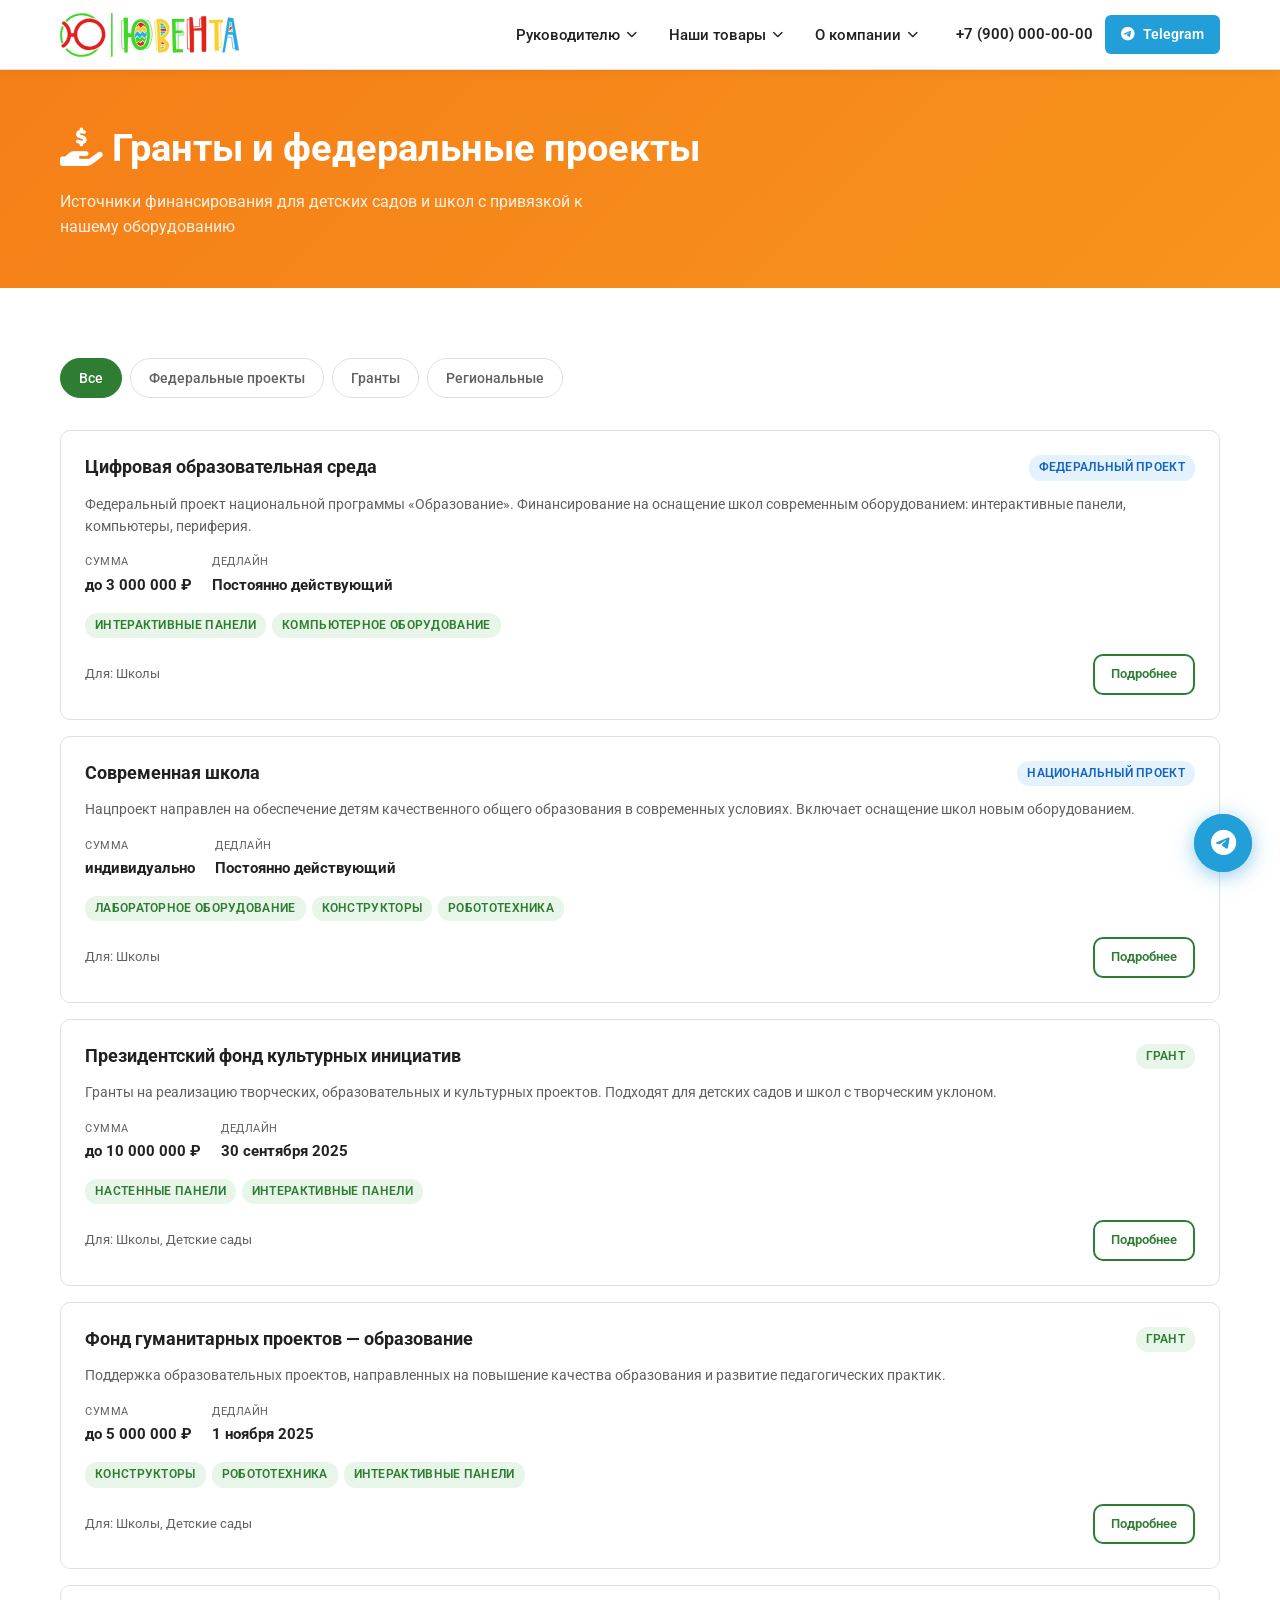
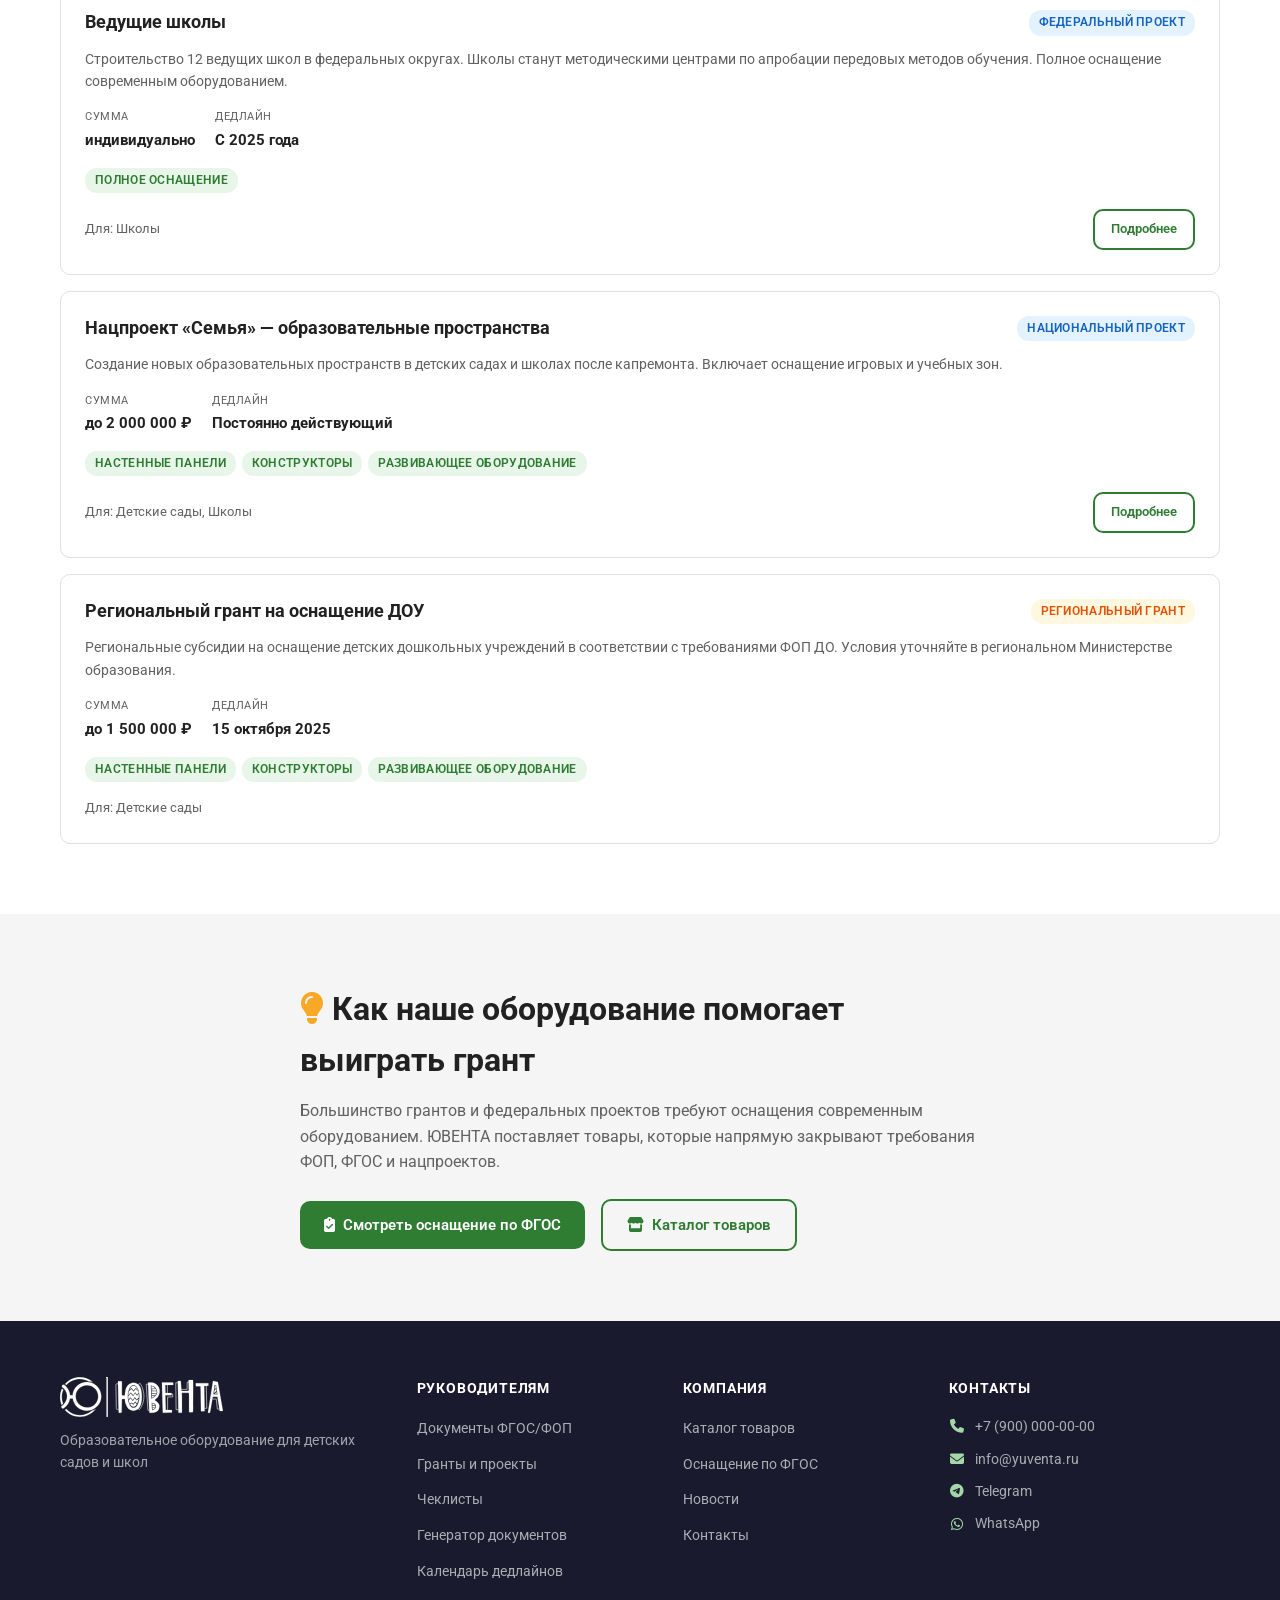
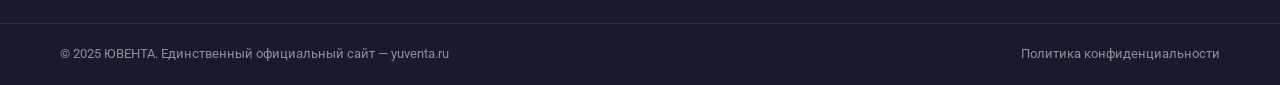
<file: grants.html>
<!DOCTYPE html>
<html lang="ru">
<head>
  <meta charset="UTF-8"><meta name="viewport" content="width=device-width, initial-scale=1.0">
  <title>Гранты и федеральные проекты — ЮВЕНТА</title>
  <meta name="description" content="Актуальные гранты, конкурсы и федеральные проекты для детских садов и школ. Суммы, дедлайны, ссылки на официальные источники.">
  <link rel="preconnect" href="https://fonts.googleapis.com"><link rel="preconnect" href="https://fonts.gstatic.com" crossorigin>
  <link href="https://fonts.googleapis.com/css2?family=Roboto:wght@400;500;700&display=swap" rel="stylesheet">
  <link rel="stylesheet" href="https://cdnjs.cloudflare.com/ajax/libs/font-awesome/6.5.1/css/all.min.css" crossorigin="anonymous">
  <link rel="stylesheet" href="css/style.css">
  <style>
    .grant-card { background: var(--white); border: 1px solid var(--border); border-radius: var(--radius); padding: 24px; transition: box-shadow var(--transition); opacity: 0; transform: translateY(20px); }
    .grant-card.visible { opacity:1; transform:translateY(0); transition: opacity .45s ease, transform .45s ease; }
    .grant-card:hover { box-shadow: var(--shadow-hover); }
    .grant-card__header { display:flex; justify-content:space-between; align-items:flex-start; gap:12px; margin-bottom:12px; flex-wrap:wrap; }
    .grant-card__title { font-size:18px; font-weight:700; line-height:1.3; }
    .grant-card__desc { font-size:14px; color:var(--text-light); line-height:1.6; margin-bottom:16px; }
    .grant-card__meta { display:flex; gap:20px; flex-wrap:wrap; margin-bottom:16px; }
    .grant-card__meta-item { display:flex; flex-direction:column; gap:2px; }
    .grant-card__meta-label { font-size:11px; color:var(--text-light); text-transform:uppercase; letter-spacing:.5px; }
    .grant-card__meta-value { font-size:15px; font-weight:700; color:var(--text); }
    .grant-card__equipment { display:flex; gap:6px; flex-wrap:wrap; margin-bottom:16px; }
    .grant-card__footer { display:flex; align-items:center; justify-content:space-between; gap:12px; flex-wrap:wrap; }
    .deadline-urgent { color: var(--red); font-weight:700; }
    .grants-list { display:flex; flex-direction:column; gap:16px; }
  </style>
  <link rel="icon" href="favicon.ico">
</head>
<body>
  <header class="header"><div class="container header__inner">
    <a href="index.html" class="logo"><img src="assets/images/logo.svg" alt="ЮВЕНТА" class="logo__img"></a>
    <nav class="nav" id="nav"><ul class="nav__list">
      <li class="nav__item nav__item--dropdown"><a href="#" class="nav__link">Руководителю <i class="fa-solid fa-chevron-down"></i></a>
        <ul class="dropdown">
          <li><a href="documents.html">Документы (ФГОС, ФОП)</a></li>
          <li><a href="programs.html">Программы Минпросвещения</a></li>
          <li><a href="grants.html">Гранты и федеральные проекты</a></li>
          <li><a href="deadlines.html">Календарь дедлайнов</a></li>
          <li><a href="checklists.html">Чеклисты для проверок</a></li>
          <li><a href="templates.html">Библиотека шаблонов</a></li>
          <li><a href="generator.html">Генератор документов</a></li>
        </ul>
      </li>
      <li class="nav__item nav__item--dropdown"><a href="#" class="nav__link">Наши товары <i class="fa-solid fa-chevron-down"></i></a>
        <ul class="dropdown"><li><a href="catalog.html">Каталог товаров</a></li><li><a href="fgos-equipment.html">Оснащение по ФГОС</a></li></ul>
      </li>
      <li class="nav__item nav__item--dropdown"><a href="#" class="nav__link">О компании <i class="fa-solid fa-chevron-down"></i></a>
        <ul class="dropdown"><li><a href="news.html">Новости</a></li><li><a href="contacts.html">Контакты</a></li></ul>
      </li>
    </ul></nav>
    <div class="header__contacts">
      <a href="tel:+79000000000" class="header__phone">+7 (900) 000-00-00</a>
      <a href="https://t.me/iuventaru" class="btn btn--tg" target="_blank" rel="noopener noreferrer"><i class="fa-brands fa-telegram"></i> Telegram</a>
    </div>
    <button class="burger" id="burger" aria-label="Открыть меню" aria-expanded="false"><span></span><span></span><span></span></button>
  </div></header>

  <section class="page-hero page-hero--yellow">
    <div class="container">
      <h1 class="page-hero__title"><i class="fa-solid fa-hand-holding-dollar"></i> Гранты и федеральные проекты</h1>
      <p class="page-hero__subtitle">Источники финансирования для детских садов и школ с привязкой к нашему оборудованию</p>
    </div>
  </section>

  <section class="section">
    <div class="container">
      <div class="filters">
        <button class="filter-btn active" data-filter="all">Все</button>
        <button class="filter-btn" data-filter="federal">Федеральные проекты</button>
        <button class="filter-btn" data-filter="grant">Гранты</button>
        <button class="filter-btn" data-filter="regional">Региональные</button>
      </div>
      <div class="grants-list" id="grantsList"></div>
    </div>
  </section>

  <section class="section section--gray">
    <div class="container" style="max-width:720px;">
      <h2 class="section__title"><i class="fa-solid fa-lightbulb" style="color:var(--yellow)"></i> Как наше оборудование помогает выиграть грант</h2>
      <p style="color:var(--text-light); margin-bottom:24px;">Большинство грантов и федеральных проектов требуют оснащения современным оборудованием. ЮВЕНТА поставляет товары, которые напрямую закрывают требования ФОП, ФГОС и нацпроектов.</p>
      <a href="fgos-equipment.html" class="btn btn--primary"><i class="fa-solid fa-clipboard-check"></i> Смотреть оснащение по ФГОС</a>
      <a href="catalog.html" class="btn btn--outline" style="margin-left:12px;"><i class="fa-solid fa-store"></i> Каталог товаров</a>
    </div>
  </section>

  <footer class="footer"><div class="container footer__inner">
    <div class="footer__col"><a href="index.html" class="logo footer__logo"><img src="assets/images/logo.svg" alt="ЮВЕНТА" class="logo__img"></a><p class="footer__desc">Образовательное оборудование для детских садов и школ</p></div>
    <div class="footer__col"><h4 class="footer__heading">Руководителям</h4><ul class="footer__links"><li><a href="documents.html">Документы ФГОС/ФОП</a></li><li><a href="grants.html">Гранты и проекты</a></li><li><a href="checklists.html">Чеклисты</a></li><li><a href="generator.html">Генератор документов</a></li><li><a href="deadlines.html">Календарь дедлайнов</a></li></ul></div>
    <div class="footer__col"><h4 class="footer__heading">Компания</h4><ul class="footer__links"><li><a href="catalog.html">Каталог товаров</a></li><li><a href="fgos-equipment.html">Оснащение по ФГОС</a></li><li><a href="news.html">Новости</a></li><li><a href="contacts.html">Контакты</a></li></ul></div>
    <div class="footer__col"><h4 class="footer__heading">Контакты</h4><p><i class="fa-solid fa-phone"></i><a href="tel:+79000000000">+7 (900) 000-00-00</a></p><p><i class="fa-solid fa-envelope"></i><a href="mailto:info@yuventa.ru">info@yuventa.ru</a></p><p><i class="fa-brands fa-telegram"></i><a href="https://t.me/iuventaru" target="_blank" rel="noopener">Telegram</a></p><p><i class="fa-brands fa-whatsapp"></i><a href="https://wa.me/79000000000" target="_blank" rel="noopener">WhatsApp</a></p></div>
  </div><div class="footer__bottom"><div class="container footer__bottom-inner"><p>© 2025 ЮВЕНТА. Единственный официальный сайт — yuventa.ru</p><a href="policy.html">Политика конфиденциальности</a></div></div></footer>

  <a href="https://t.me/iuventaru" class="float-btn" target="_blank" rel="noopener noreferrer" aria-label="Написать в Telegram"><i class="fa-brands fa-telegram"></i></a>
  <script src="js/nav.js"></script>
  <script>
    const TYPE_COLORS = { federal:'blue', grant:'green', regional:'yellow' }
    const FOR_WHOM_LABELS = { school:'Школы', kindergarten:'Детские сады', management:'Руководители' }
    let allGrants = []

    fetch('data/grants.json').then(r=>r.json()).then(data=>{ allGrants=data; render(data); initFilters() })

    function isUrgent(deadline) {
      if (!deadline) return false
      const diff = (new Date(deadline) - new Date()) / 86400000
      return diff >= 0 && diff <= 30
    }

    function render(items) {
      const list = document.getElementById('grantsList')
      list.innerHTML = ''
      items.forEach((g, i) => {
        const card = document.createElement('div')
        card.className = 'grant-card'
        card.dataset.filter = g.type

        const header = document.createElement('div')
        header.className = 'grant-card__header'

        const titleEl = document.createElement('h3')
        titleEl.className = 'grant-card__title'
        titleEl.textContent = g.title

        const badgeEl = document.createElement('span')
        badgeEl.className = `badge badge--${TYPE_COLORS[g.type]||'blue'}`
        badgeEl.textContent = g.typeName

        header.appendChild(titleEl); header.appendChild(badgeEl)

        const desc = document.createElement('p')
        desc.className = 'grant-card__desc'
        desc.textContent = g.description

        const meta = document.createElement('div')
        meta.className = 'grant-card__meta'

        const amountItem = document.createElement('div'); amountItem.className='grant-card__meta-item'
        const amountLabel = document.createElement('span'); amountLabel.className='grant-card__meta-label'; amountLabel.textContent='Сумма'
        const amountVal = document.createElement('span'); amountVal.className='grant-card__meta-value'; amountVal.textContent=g.amount
        amountItem.appendChild(amountLabel); amountItem.appendChild(amountVal)

        const deadlineItem = document.createElement('div'); deadlineItem.className='grant-card__meta-item'
        const deadlineLabel = document.createElement('span'); deadlineLabel.className='grant-card__meta-label'; deadlineLabel.textContent='Дедлайн'
        const deadlineVal = document.createElement('span')
        deadlineVal.className = 'grant-card__meta-value' + (isUrgent(g.deadline)?' deadline-urgent':'')
        deadlineVal.textContent = isUrgent(g.deadline) ? '⚠️ ' + g.deadlineText : g.deadlineText
        deadlineItem.appendChild(deadlineLabel); deadlineItem.appendChild(deadlineVal)

        meta.appendChild(amountItem); meta.appendChild(deadlineItem)

        const equipment = document.createElement('div')
        equipment.className = 'grant-card__equipment'
        g.equipment.forEach(eq => {
          const tag = document.createElement('span'); tag.className='badge badge--green'; tag.textContent=eq
          equipment.appendChild(tag)
        })

        const footer = document.createElement('div')
        footer.className = 'grant-card__footer'

        const forWhom = document.createElement('span')
        forWhom.style.fontSize='13px'; forWhom.style.color='var(--text-light)'
        forWhom.textContent = 'Для: ' + g.forWhom.map(f=>FOR_WHOM_LABELS[f]).join(', ')

        footer.appendChild(forWhom)

        if (g.url) {
          const link = document.createElement('a'); link.href=g.url; link.target='_blank'; link.rel='noopener noreferrer'
          link.className='btn btn--outline'; link.style.padding='8px 16px'; link.style.fontSize='13px'
          link.textContent='Подробнее'; footer.appendChild(link)
        }

        card.appendChild(header); card.appendChild(desc); card.appendChild(meta)
        card.appendChild(equipment); card.appendChild(footer)
        list.appendChild(card)
        setTimeout(()=>card.classList.add('visible'), i*70)
      })
    }

    function initFilters() {
      document.querySelectorAll('.filter-btn').forEach(btn => {
        btn.addEventListener('click', ()=>{
          document.querySelectorAll('.filter-btn').forEach(b=>b.classList.remove('active'))
          btn.classList.add('active')
          const f = btn.dataset.filter
          render(f==='all' ? allGrants : allGrants.filter(g=>g.type===f))
        })
      })
    }
  </script>
  <script src="js/animate.js"></script>
</body>
</html>
</file>
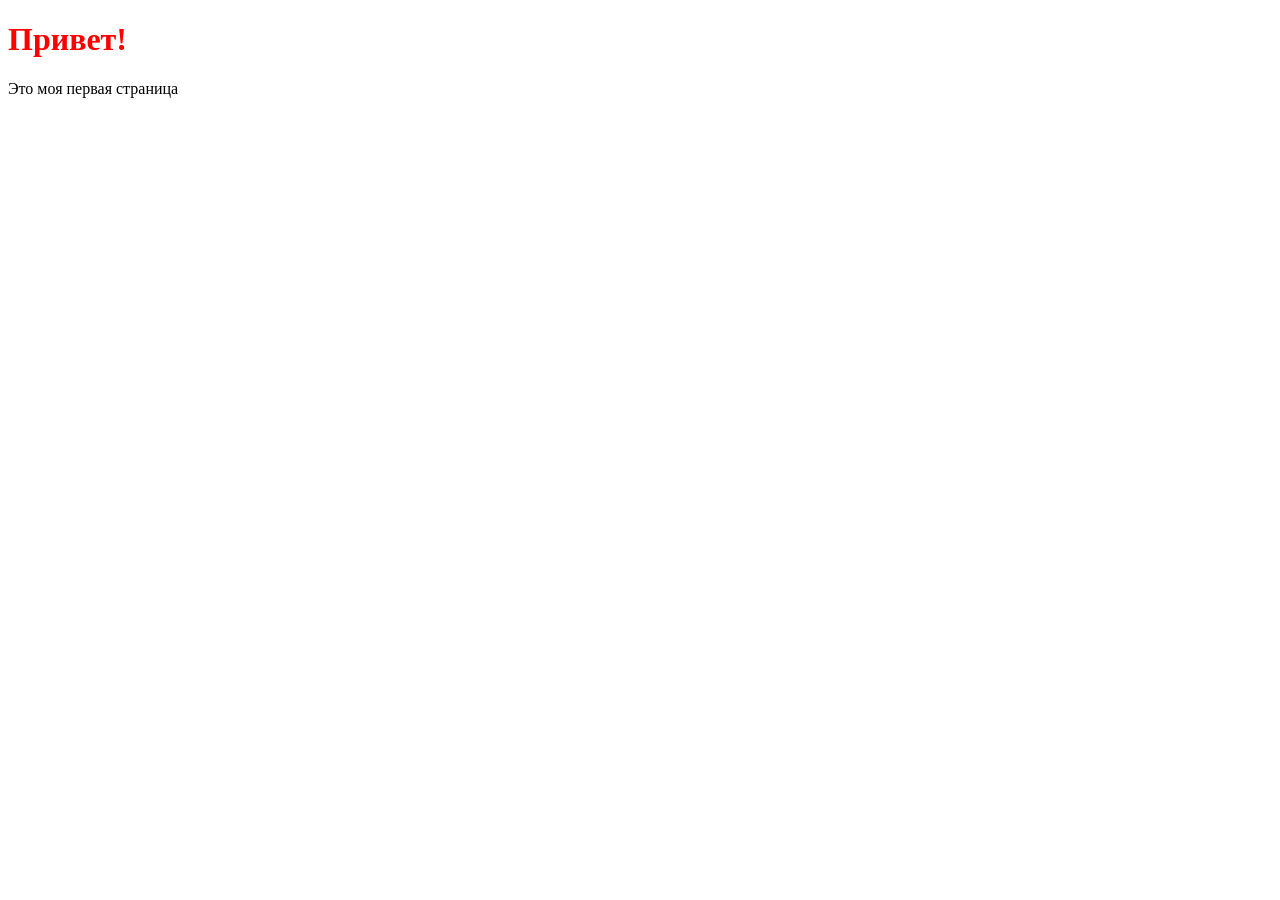
<file: hello.html>
<!DOCTYPE html>
<html lang="ru">
<head>
    <meta charset="UTF-8">
    <meta name="viewport" content="width=device-width, initial-scale=1.0">
    <title>Привет!</title>
</head>
<body>
    <h1 style="color: red;">Привет!</h1>
    <p>Это моя первая страница</p>
  <script src="js/animate.js"></script>
</body>
</html>
</file>
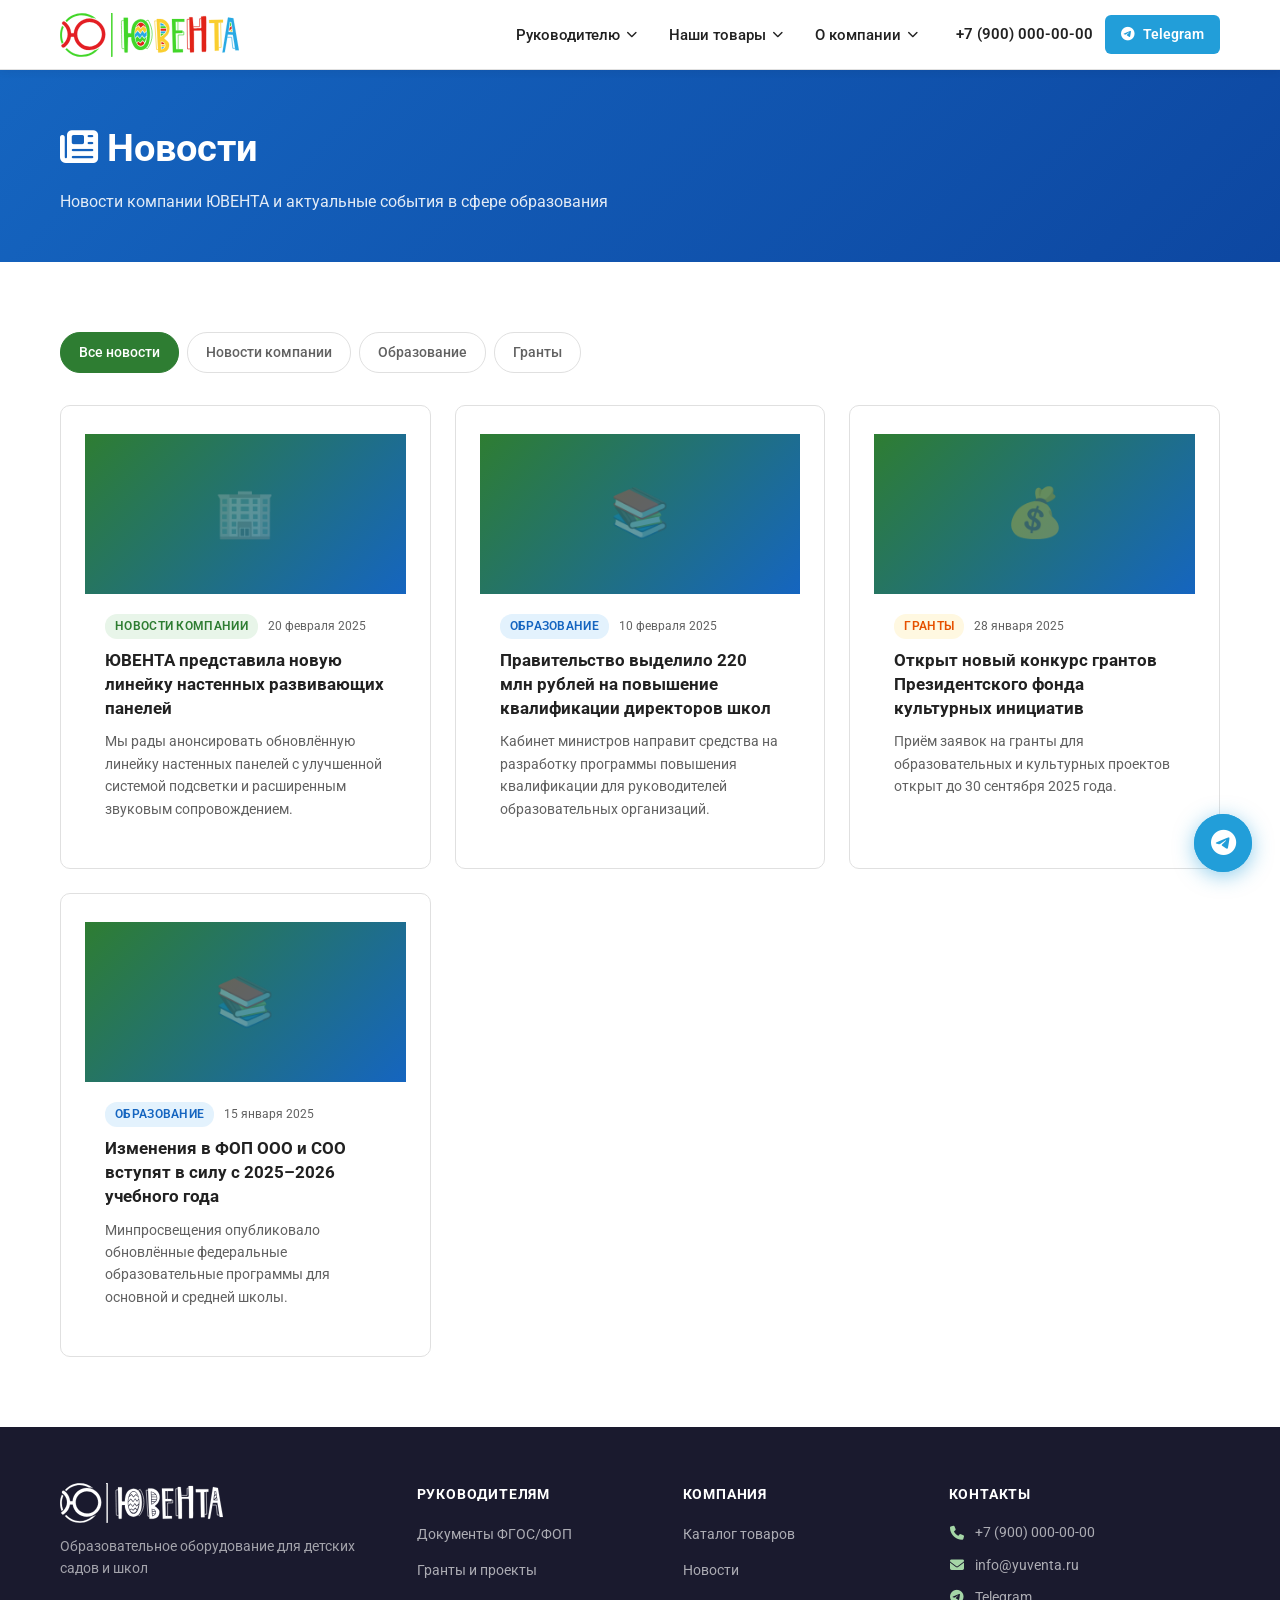
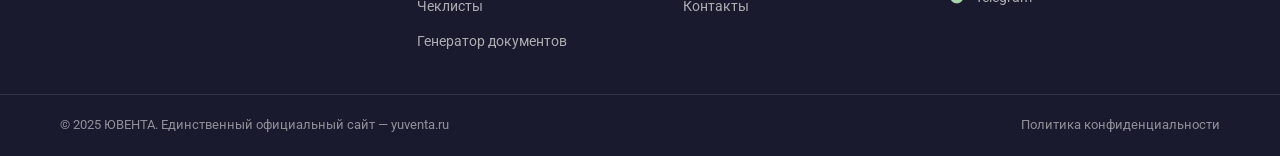
<file: news.html>
<!DOCTYPE html>
<html lang="ru">
<head>
  <meta charset="UTF-8"><meta name="viewport" content="width=device-width, initial-scale=1.0">
  <title>Новости — ЮВЕНТА</title>
  <meta name="description" content="Новости компании ЮВЕНТА и образовательной сферы: изменения ФГОС, новые гранты, обновления оборудования.">
  <link rel="preconnect" href="https://fonts.googleapis.com"><link rel="preconnect" href="https://fonts.gstatic.com" crossorigin>
  <link href="https://fonts.googleapis.com/css2?family=Roboto:wght@400;500;700&display=swap" rel="stylesheet">
  <link rel="stylesheet" href="https://cdnjs.cloudflare.com/ajax/libs/font-awesome/6.5.1/css/all.min.css" crossorigin="anonymous">
  <link rel="stylesheet" href="css/style.css">
  <style>
    .news-grid { display:grid; grid-template-columns:repeat(auto-fill,minmax(320px,1fr)); gap:24px; }
    .news-card { background:var(--white); border:1px solid var(--border); border-radius:var(--radius); overflow:hidden; opacity:0; transform:translateY(20px); transition: box-shadow var(--transition); }
    .news-card.visible { opacity:1; transform:translateY(0); transition: opacity .45s ease, transform .45s ease; }
    .news-card:hover { box-shadow:var(--shadow-hover); }
    .news-card__img { height:160px; background:linear-gradient(135deg, var(--green), var(--blue)); display:flex; align-items:center; justify-content:center; font-size:48px; color:rgba(255,255,255,.3); }
    .news-card__body { padding:20px; }
    .news-card__meta { display:flex; gap:10px; align-items:center; margin-bottom:10px; flex-wrap:wrap; }
    .news-card__date { font-size:12px; color:var(--text-light); }
    .news-card__title { font-size:17px; font-weight:700; margin-bottom:10px; line-height:1.4; }
    .news-card__preview { font-size:14px; color:var(--text-light); line-height:1.6; }
  </style>
  <link rel="icon" href="favicon.ico">
</head>
<body>
  <header class="header"><div class="container header__inner">
    <a href="index.html" class="logo"><img src="assets/images/logo.svg" alt="ЮВЕНТА" class="logo__img"></a>
    <nav class="nav" id="nav"><ul class="nav__list">
      <li class="nav__item nav__item--dropdown"><a href="#" class="nav__link">Руководителю <i class="fa-solid fa-chevron-down"></i></a>
        <ul class="dropdown"><li><a href="documents.html">Документы (ФГОС, ФОП)</a></li><li><a href="programs.html">Программы Минпросвещения</a></li><li><a href="grants.html">Гранты и федеральные проекты</a></li><li><a href="deadlines.html">Календарь дедлайнов</a></li><li><a href="checklists.html">Чеклисты для проверок</a></li><li><a href="templates.html">Библиотека шаблонов</a></li><li><a href="generator.html">Генератор документов</a></li></ul>
      </li>
      <li class="nav__item nav__item--dropdown"><a href="#" class="nav__link">Наши товары <i class="fa-solid fa-chevron-down"></i></a>
        <ul class="dropdown"><li><a href="catalog.html">Каталог товаров</a></li><li><a href="fgos-equipment.html">Оснащение по ФГОС</a></li></ul>
      </li>
      <li class="nav__item nav__item--dropdown"><a href="#" class="nav__link">О компании <i class="fa-solid fa-chevron-down"></i></a>
        <ul class="dropdown"><li><a href="news.html">Новости</a></li><li><a href="contacts.html">Контакты</a></li></ul>
      </li>
    </ul></nav>
    <div class="header__contacts"><a href="tel:+79000000000" class="header__phone">+7 (900) 000-00-00</a><a href="https://t.me/iuventaru" class="btn btn--tg" target="_blank" rel="noopener noreferrer"><i class="fa-brands fa-telegram"></i> Telegram</a></div>
    <button class="burger" id="burger" aria-label="Открыть меню" aria-expanded="false"><span></span><span></span><span></span></button>
  </div></header>

  <section class="page-hero" style="background:linear-gradient(135deg,#1565C0,#0D47A1)">
    <div class="container">
      <h1 class="page-hero__title"><i class="fa-solid fa-newspaper"></i> Новости</h1>
      <p class="page-hero__subtitle">Новости компании ЮВЕНТА и актуальные события в сфере образования</p>
    </div>
  </section>

  <section class="section">
    <div class="container">
      <div class="filters">
        <button class="filter-btn active" data-filter="all">Все новости</button>
        <button class="filter-btn" data-filter="company">Новости компании</button>
        <button class="filter-btn" data-filter="education">Образование</button>
        <button class="filter-btn" data-filter="grants">Гранты</button>
      </div>
      <div class="news-grid" id="newsGrid"></div>
    </div>
  </section>

  <footer class="footer"><div class="container footer__inner">
    <div class="footer__col"><a href="index.html" class="logo footer__logo"><img src="assets/images/logo.svg" alt="ЮВЕНТА" class="logo__img"></a><p class="footer__desc">Образовательное оборудование для детских садов и школ</p></div>
    <div class="footer__col"><h4 class="footer__heading">Руководителям</h4><ul class="footer__links"><li><a href="documents.html">Документы ФГОС/ФОП</a></li><li><a href="grants.html">Гранты и проекты</a></li><li><a href="checklists.html">Чеклисты</a></li><li><a href="generator.html">Генератор документов</a></li></ul></div>
    <div class="footer__col"><h4 class="footer__heading">Компания</h4><ul class="footer__links"><li><a href="catalog.html">Каталог товаров</a></li><li><a href="news.html">Новости</a></li><li><a href="contacts.html">Контакты</a></li></ul></div>
    <div class="footer__col"><h4 class="footer__heading">Контакты</h4><p><i class="fa-solid fa-phone"></i><a href="tel:+79000000000">+7 (900) 000-00-00</a></p><p><i class="fa-solid fa-envelope"></i><a href="mailto:info@yuventa.ru">info@yuventa.ru</a></p><p><i class="fa-brands fa-telegram"></i><a href="https://t.me/iuventaru" target="_blank" rel="noopener">Telegram</a></p></div>
  </div><div class="footer__bottom"><div class="container footer__bottom-inner"><p>© 2025 ЮВЕНТА. Единственный официальный сайт — yuventa.ru</p><a href="policy.html">Политика конфиденциальности</a></div></div></footer>
  <a href="https://t.me/iuventaru" class="float-btn" target="_blank" rel="noopener noreferrer" aria-label="Написать в Telegram"><i class="fa-brands fa-telegram"></i></a>
  <script src="js/nav.js"></script>
  <script>
    const CAT_ICONS = { company:'🏢', education:'📚', grants:'💰' }
    const CAT_COLORS = { company:'green', education:'blue', grants:'yellow' }
    let allNews = []
    fetch('data/news.json').then(r=>r.json()).then(data=>{ allNews=data; render(data); initFilters() })

    function render(items) {
      const grid = document.getElementById('newsGrid')
      grid.innerHTML = ''
      items.forEach((n,i) => {
        const card = document.createElement('div')
        card.className = 'news-card card'
        card.dataset.category = n.category

        const img = document.createElement('div'); img.className='news-card__img'
        img.textContent = CAT_ICONS[n.category] || '📰'

        const body = document.createElement('div'); body.className='news-card__body'
        const meta = document.createElement('div'); meta.className='news-card__meta'
        const badge = document.createElement('span'); badge.className=`badge badge--${CAT_COLORS[n.category]||'blue'}`; badge.textContent=n.categoryName
        const date = document.createElement('span'); date.className='news-card__date'; date.textContent=n.dateText
        meta.appendChild(badge); meta.appendChild(date)

        const title = document.createElement('h3'); title.className='news-card__title'; title.textContent=n.title
        const preview = document.createElement('p'); preview.className='news-card__preview'; preview.textContent=n.preview

        body.appendChild(meta); body.appendChild(title); body.appendChild(preview)
        card.appendChild(img); card.appendChild(body)
        grid.appendChild(card)
        setTimeout(()=>card.classList.add('visible'), i*80)
      })
    }

    function initFilters() {
      document.querySelectorAll('.filter-btn').forEach(btn => {
        btn.addEventListener('click', ()=>{
          document.querySelectorAll('.filter-btn').forEach(b=>b.classList.remove('active'))
          btn.classList.add('active')
          const f=btn.dataset.filter
          render(f==='all'?allNews:allNews.filter(n=>n.category===f))
        })
      })
    }
  </script>
  <script src="js/animate.js"></script>
</body>
</html>
</file>
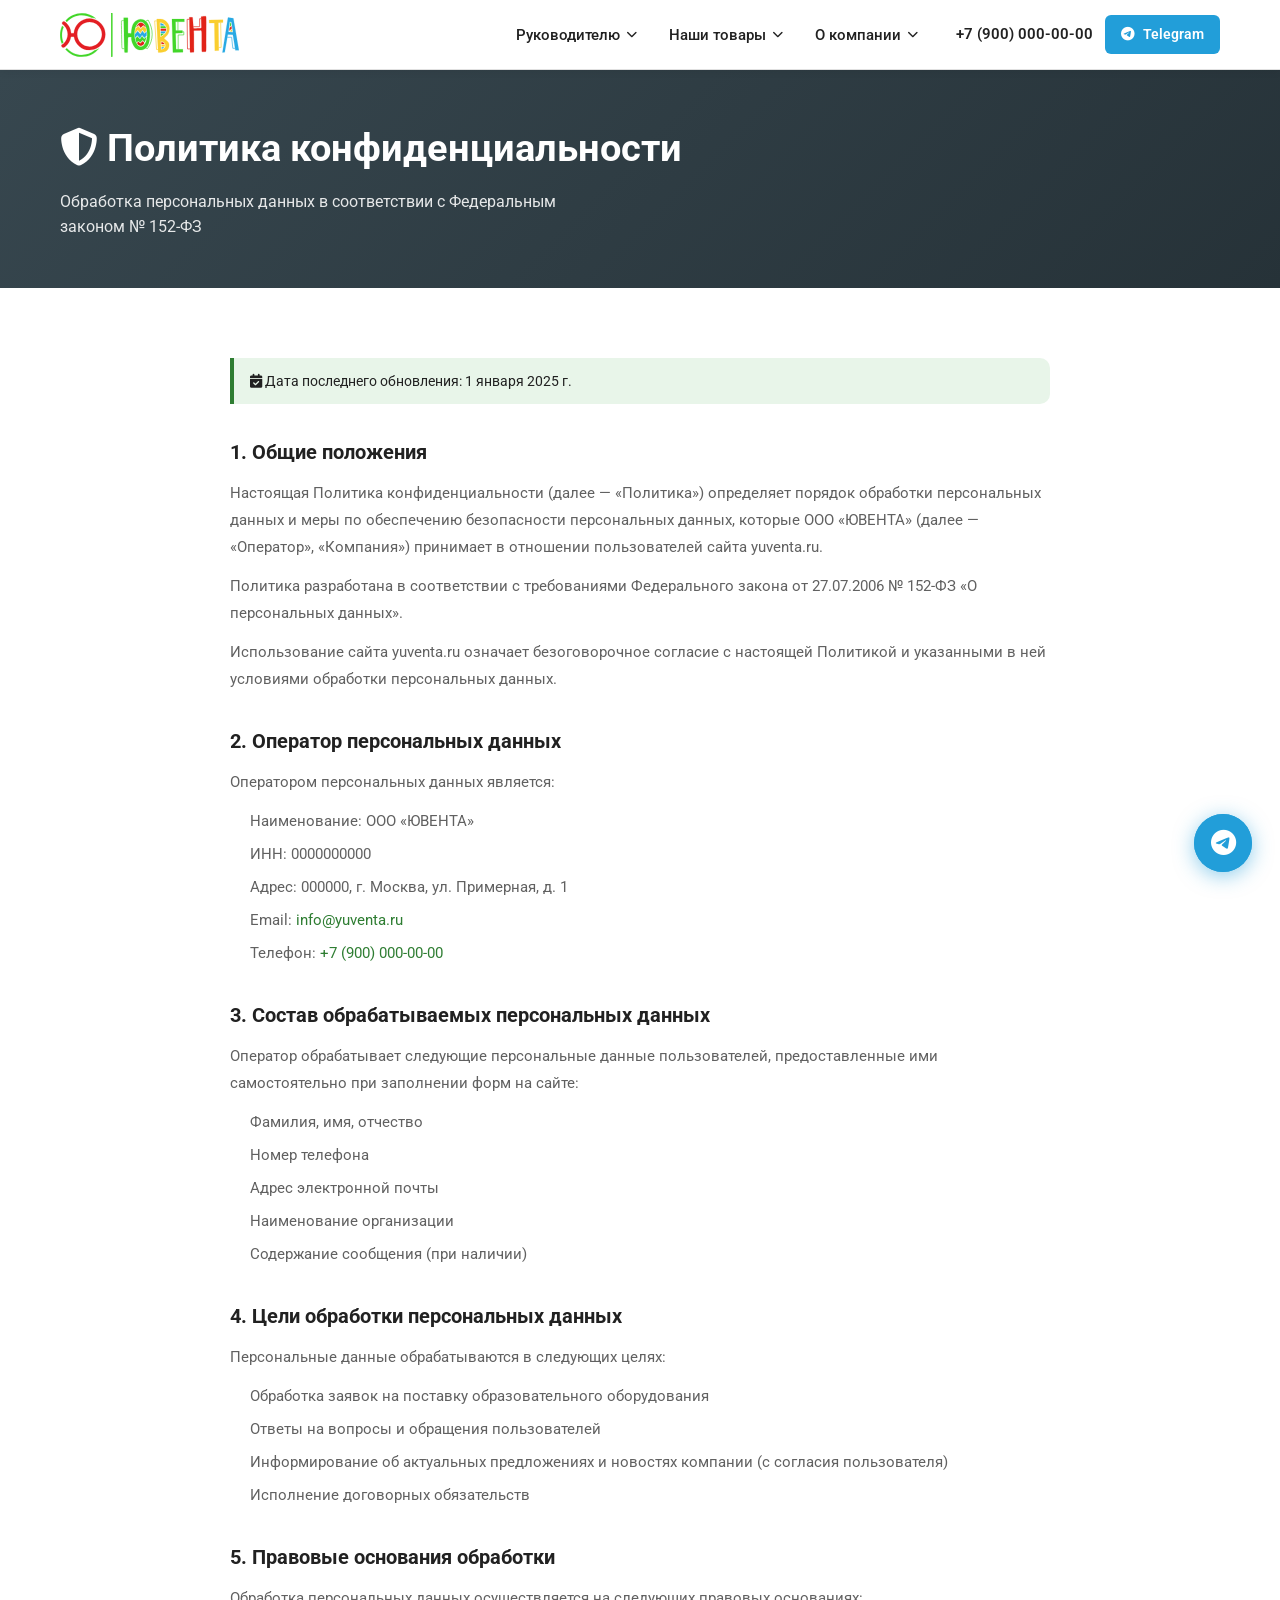
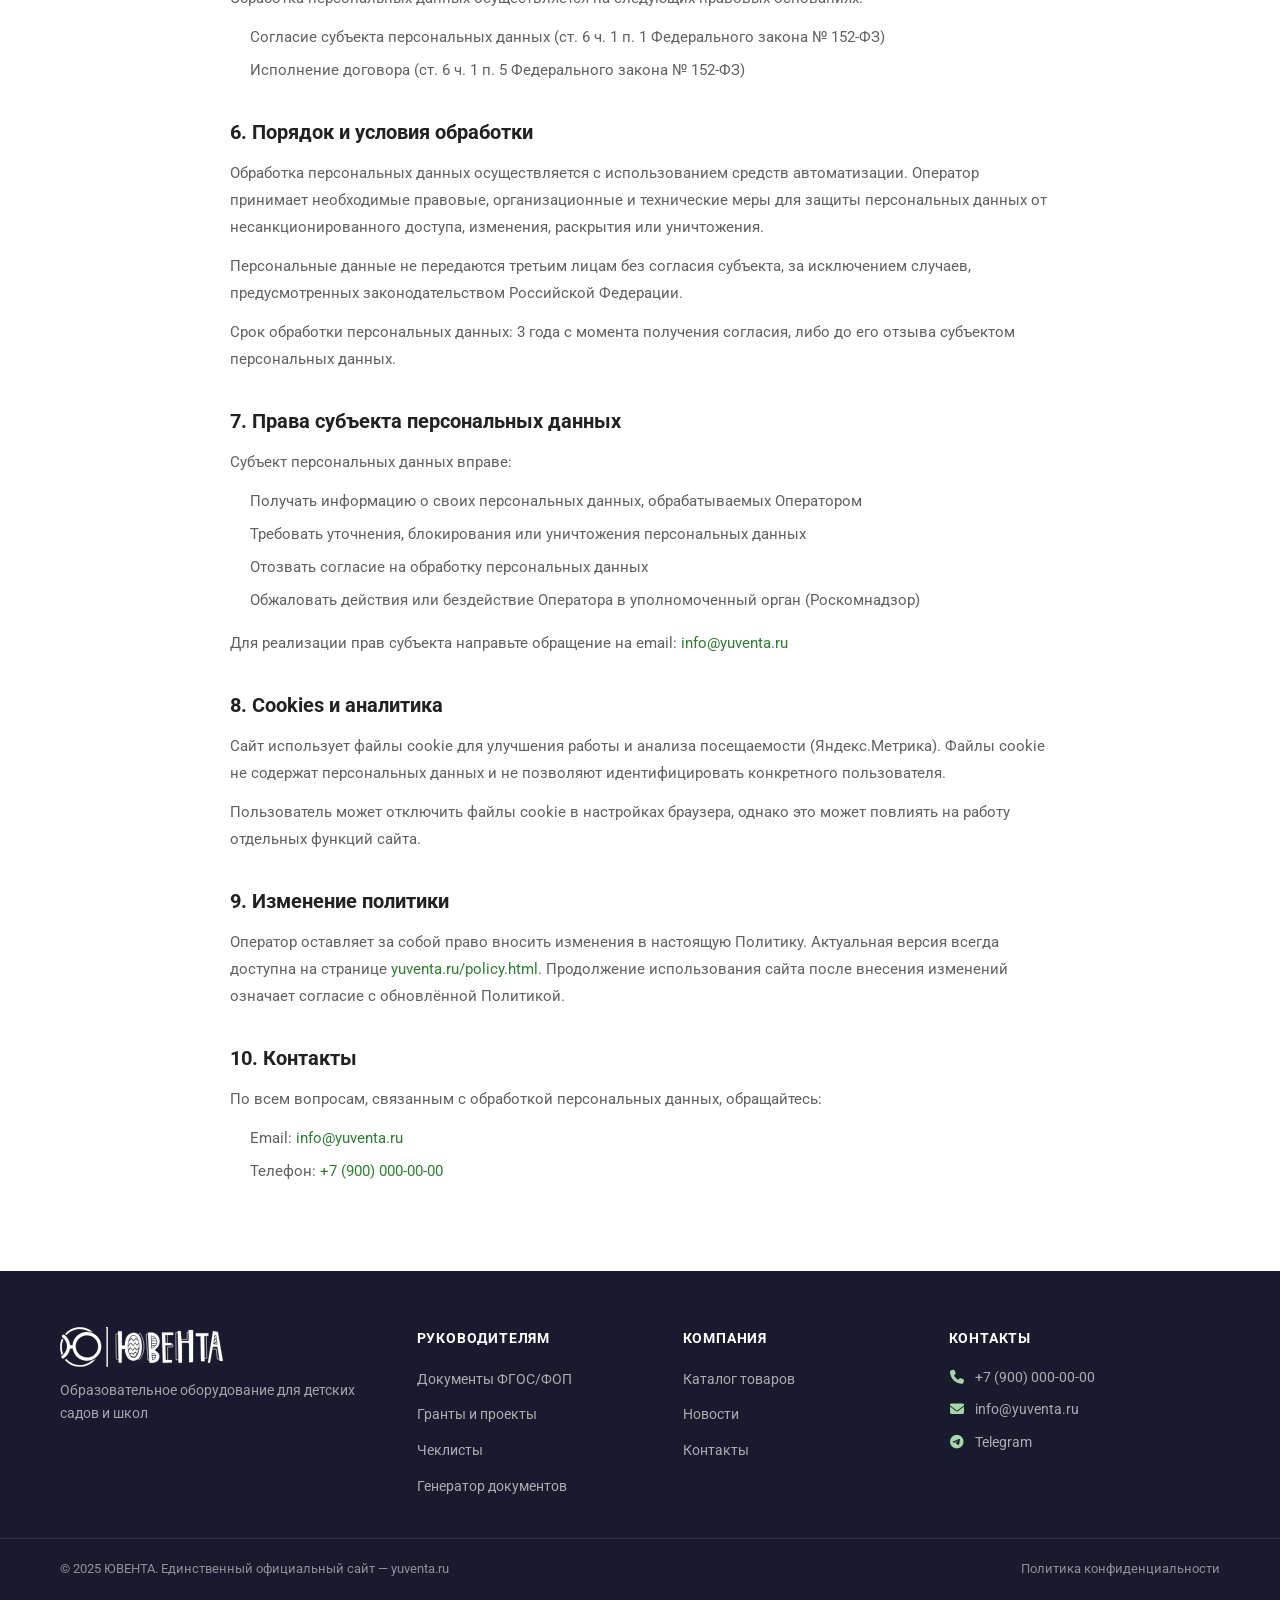
<file: policy.html>
<!DOCTYPE html>
<html lang="ru">
<head>
  <meta charset="UTF-8"><meta name="viewport" content="width=device-width, initial-scale=1.0">
  <title>Политика конфиденциальности — ЮВЕНТА</title>
  <meta name="description" content="Политика конфиденциальности и обработки персональных данных компании ЮВЕНТА в соответствии с 152-ФЗ.">
  <link rel="preconnect" href="https://fonts.googleapis.com"><link rel="preconnect" href="https://fonts.gstatic.com" crossorigin>
  <link href="https://fonts.googleapis.com/css2?family=Roboto:wght@400;500;700&display=swap" rel="stylesheet">
  <link rel="stylesheet" href="https://cdnjs.cloudflare.com/ajax/libs/font-awesome/6.5.1/css/all.min.css" crossorigin="anonymous">
  <link rel="stylesheet" href="css/style.css">
  <style>
    .policy-content { max-width: 820px; margin: 0 auto; }
    .policy-content h2 { font-size: 20px; font-weight: 700; margin: 32px 0 12px; color: var(--text); }
    .policy-content h2:first-child { margin-top: 0; }
    .policy-content p { font-size: 15px; line-height: 1.8; color: var(--text-light); margin-bottom: 12px; }
    .policy-content ul { margin: 0 0 16px 20px; }
    .policy-content ul li { font-size: 15px; line-height: 1.8; color: var(--text-light); margin-bottom: 6px; }
    .policy-content a { color: var(--green); }
    .policy-updated { background: var(--green-light); border-left: 4px solid var(--green); padding: 12px 16px; border-radius: 0 var(--radius) var(--radius) 0; font-size: 14px; margin-bottom: 32px; }
  </style>
  <link rel="icon" href="favicon.ico">
</head>
<body>
  <header class="header"><div class="container header__inner">
    <a href="index.html" class="logo"><img src="assets/images/logo.svg" alt="ЮВЕНТА" class="logo__img"></a>
    <nav class="nav" id="nav"><ul class="nav__list">
      <li class="nav__item nav__item--dropdown"><a href="#" class="nav__link">Руководителю <i class="fa-solid fa-chevron-down"></i></a>
        <ul class="dropdown"><li><a href="documents.html">Документы (ФГОС, ФОП)</a></li><li><a href="programs.html">Программы Минпросвещения</a></li><li><a href="grants.html">Гранты и федеральные проекты</a></li><li><a href="deadlines.html">Календарь дедлайнов</a></li><li><a href="checklists.html">Чеклисты для проверок</a></li><li><a href="templates.html">Библиотека шаблонов</a></li><li><a href="generator.html">Генератор документов</a></li></ul>
      </li>
      <li class="nav__item nav__item--dropdown"><a href="#" class="nav__link">Наши товары <i class="fa-solid fa-chevron-down"></i></a>
        <ul class="dropdown"><li><a href="catalog.html">Каталог товаров</a></li><li><a href="fgos-equipment.html">Оснащение по ФГОС</a></li></ul>
      </li>
      <li class="nav__item nav__item--dropdown"><a href="#" class="nav__link">О компании <i class="fa-solid fa-chevron-down"></i></a>
        <ul class="dropdown"><li><a href="news.html">Новости</a></li><li><a href="contacts.html">Контакты</a></li></ul>
      </li>
    </ul></nav>
    <div class="header__contacts"><a href="tel:+79000000000" class="header__phone">+7 (900) 000-00-00</a><a href="https://t.me/iuventaru" class="btn btn--tg" target="_blank" rel="noopener noreferrer"><i class="fa-brands fa-telegram"></i> Telegram</a></div>
    <button class="burger" id="burger" aria-label="Открыть меню" aria-expanded="false"><span></span><span></span><span></span></button>
  </div></header>

  <section class="page-hero" style="background:linear-gradient(135deg,#37474F,#263238)">
    <div class="container">
      <h1 class="page-hero__title"><i class="fa-solid fa-shield-halved"></i> Политика конфиденциальности</h1>
      <p class="page-hero__subtitle">Обработка персональных данных в соответствии с Федеральным законом № 152-ФЗ</p>
    </div>
  </section>

  <section class="section">
    <div class="container">
      <div class="policy-content">
        <div class="policy-updated">
          <i class="fa-solid fa-calendar-check"></i> Дата последнего обновления: 1 января 2025 г.
        </div>

        <h2>1. Общие положения</h2>
        <p>Настоящая Политика конфиденциальности (далее — «Политика») определяет порядок обработки персональных данных и меры по обеспечению безопасности персональных данных, которые ООО «ЮВЕНТА» (далее — «Оператор», «Компания») принимает в отношении пользователей сайта yuventa.ru.</p>
        <p>Политика разработана в соответствии с требованиями Федерального закона от 27.07.2006 № 152-ФЗ «О персональных данных».</p>
        <p>Использование сайта yuventa.ru означает безоговорочное согласие с настоящей Политикой и указанными в ней условиями обработки персональных данных.</p>

        <h2>2. Оператор персональных данных</h2>
        <p>Оператором персональных данных является:</p>
        <ul>
          <li>Наименование: ООО «ЮВЕНТА»</li>
          <li>ИНН: 0000000000</li>
          <li>Адрес: 000000, г. Москва, ул. Примерная, д. 1</li>
          <li>Email: <a href="mailto:info@yuventa.ru">info@yuventa.ru</a></li>
          <li>Телефон: <a href="tel:+79000000000">+7 (900) 000-00-00</a></li>
        </ul>

        <h2>3. Состав обрабатываемых персональных данных</h2>
        <p>Оператор обрабатывает следующие персональные данные пользователей, предоставленные ими самостоятельно при заполнении форм на сайте:</p>
        <ul>
          <li>Фамилия, имя, отчество</li>
          <li>Номер телефона</li>
          <li>Адрес электронной почты</li>
          <li>Наименование организации</li>
          <li>Содержание сообщения (при наличии)</li>
        </ul>

        <h2>4. Цели обработки персональных данных</h2>
        <p>Персональные данные обрабатываются в следующих целях:</p>
        <ul>
          <li>Обработка заявок на поставку образовательного оборудования</li>
          <li>Ответы на вопросы и обращения пользователей</li>
          <li>Информирование об актуальных предложениях и новостях компании (с согласия пользователя)</li>
          <li>Исполнение договорных обязательств</li>
        </ul>

        <h2>5. Правовые основания обработки</h2>
        <p>Обработка персональных данных осуществляется на следующих правовых основаниях:</p>
        <ul>
          <li>Согласие субъекта персональных данных (ст. 6 ч. 1 п. 1 Федерального закона № 152-ФЗ)</li>
          <li>Исполнение договора (ст. 6 ч. 1 п. 5 Федерального закона № 152-ФЗ)</li>
        </ul>

        <h2>6. Порядок и условия обработки</h2>
        <p>Обработка персональных данных осуществляется с использованием средств автоматизации. Оператор принимает необходимые правовые, организационные и технические меры для защиты персональных данных от несанкционированного доступа, изменения, раскрытия или уничтожения.</p>
        <p>Персональные данные не передаются третьим лицам без согласия субъекта, за исключением случаев, предусмотренных законодательством Российской Федерации.</p>
        <p>Срок обработки персональных данных: 3 года с момента получения согласия, либо до его отзыва субъектом персональных данных.</p>

        <h2>7. Права субъекта персональных данных</h2>
        <p>Субъект персональных данных вправе:</p>
        <ul>
          <li>Получать информацию о своих персональных данных, обрабатываемых Оператором</li>
          <li>Требовать уточнения, блокирования или уничтожения персональных данных</li>
          <li>Отозвать согласие на обработку персональных данных</li>
          <li>Обжаловать действия или бездействие Оператора в уполномоченный орган (Роскомнадзор)</li>
        </ul>
        <p>Для реализации прав субъекта направьте обращение на email: <a href="mailto:info@yuventa.ru">info@yuventa.ru</a></p>

        <h2>8. Cookies и аналитика</h2>
        <p>Сайт использует файлы cookie для улучшения работы и анализа посещаемости (Яндекс.Метрика). Файлы cookie не содержат персональных данных и не позволяют идентифицировать конкретного пользователя.</p>
        <p>Пользователь может отключить файлы cookie в настройках браузера, однако это может повлиять на работу отдельных функций сайта.</p>

        <h2>9. Изменение политики</h2>
        <p>Оператор оставляет за собой право вносить изменения в настоящую Политику. Актуальная версия всегда доступна на странице <a href="policy.html">yuventa.ru/policy.html</a>. Продолжение использования сайта после внесения изменений означает согласие с обновлённой Политикой.</p>

        <h2>10. Контакты</h2>
        <p>По всем вопросам, связанным с обработкой персональных данных, обращайтесь:</p>
        <ul>
          <li>Email: <a href="mailto:info@yuventa.ru">info@yuventa.ru</a></li>
          <li>Телефон: <a href="tel:+79000000000">+7 (900) 000-00-00</a></li>
        </ul>
      </div>
    </div>
  </section>

  <footer class="footer"><div class="container footer__inner">
    <div class="footer__col"><a href="index.html" class="logo footer__logo"><img src="assets/images/logo.svg" alt="ЮВЕНТА" class="logo__img"></a><p class="footer__desc">Образовательное оборудование для детских садов и школ</p></div>
    <div class="footer__col"><h4 class="footer__heading">Руководителям</h4><ul class="footer__links"><li><a href="documents.html">Документы ФГОС/ФОП</a></li><li><a href="grants.html">Гранты и проекты</a></li><li><a href="checklists.html">Чеклисты</a></li><li><a href="generator.html">Генератор документов</a></li></ul></div>
    <div class="footer__col"><h4 class="footer__heading">Компания</h4><ul class="footer__links"><li><a href="catalog.html">Каталог товаров</a></li><li><a href="news.html">Новости</a></li><li><a href="contacts.html">Контакты</a></li></ul></div>
    <div class="footer__col"><h4 class="footer__heading">Контакты</h4><p><i class="fa-solid fa-phone"></i> <a href="tel:+79000000000">+7 (900) 000-00-00</a></p><p><i class="fa-solid fa-envelope"></i> <a href="mailto:info@yuventa.ru">info@yuventa.ru</a></p><p><i class="fa-brands fa-telegram"></i> <a href="https://t.me/iuventaru" target="_blank" rel="noopener">Telegram</a></p></div>
  </div><div class="footer__bottom"><div class="container footer__bottom-inner"><p>© 2025 ЮВЕНТА. Единственный официальный сайт — yuventa.ru</p><a href="policy.html">Политика конфиденциальности</a></div></div></footer>

  <a href="https://t.me/iuventaru" class="float-btn" target="_blank" rel="noopener noreferrer" aria-label="Написать в Telegram"><i class="fa-brands fa-telegram"></i></a>
  <script src="js/nav.js"></script>
  <script src="js/animate.js"></script>
</body>
</html>
</file>
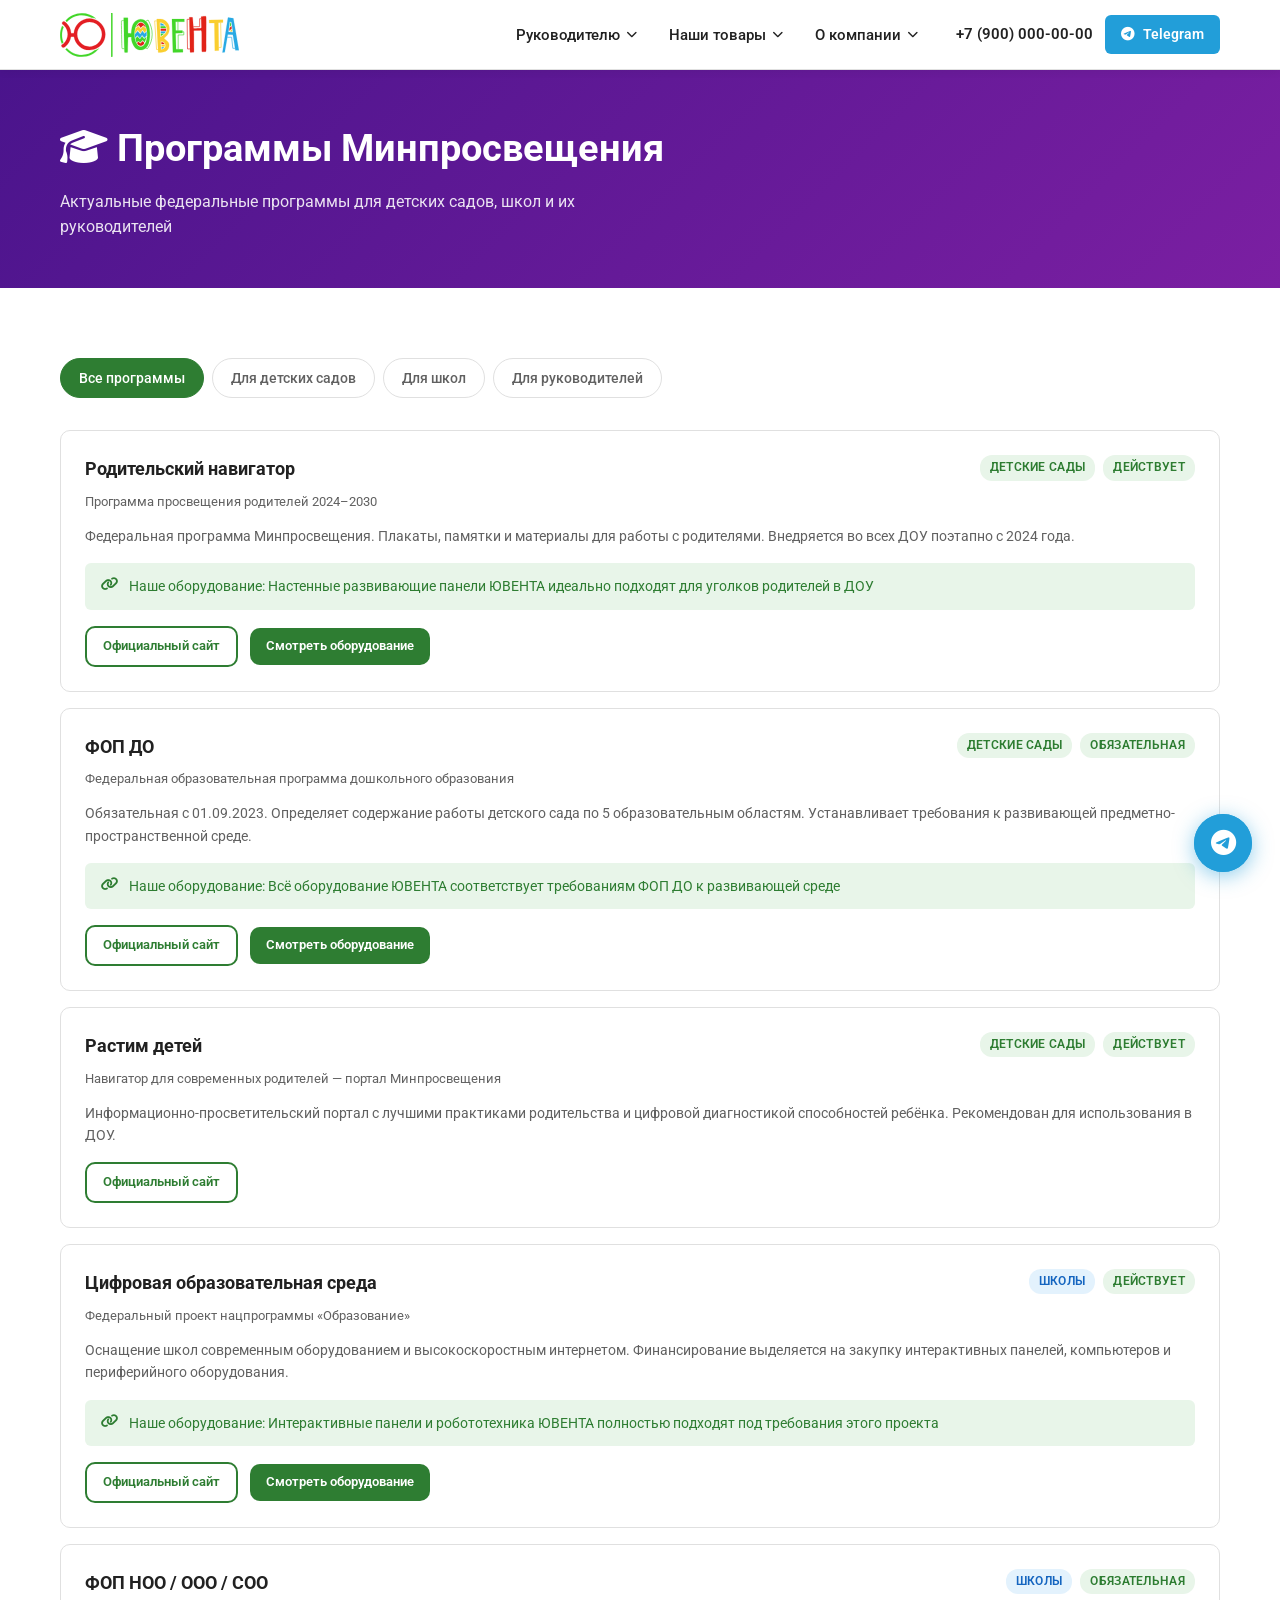
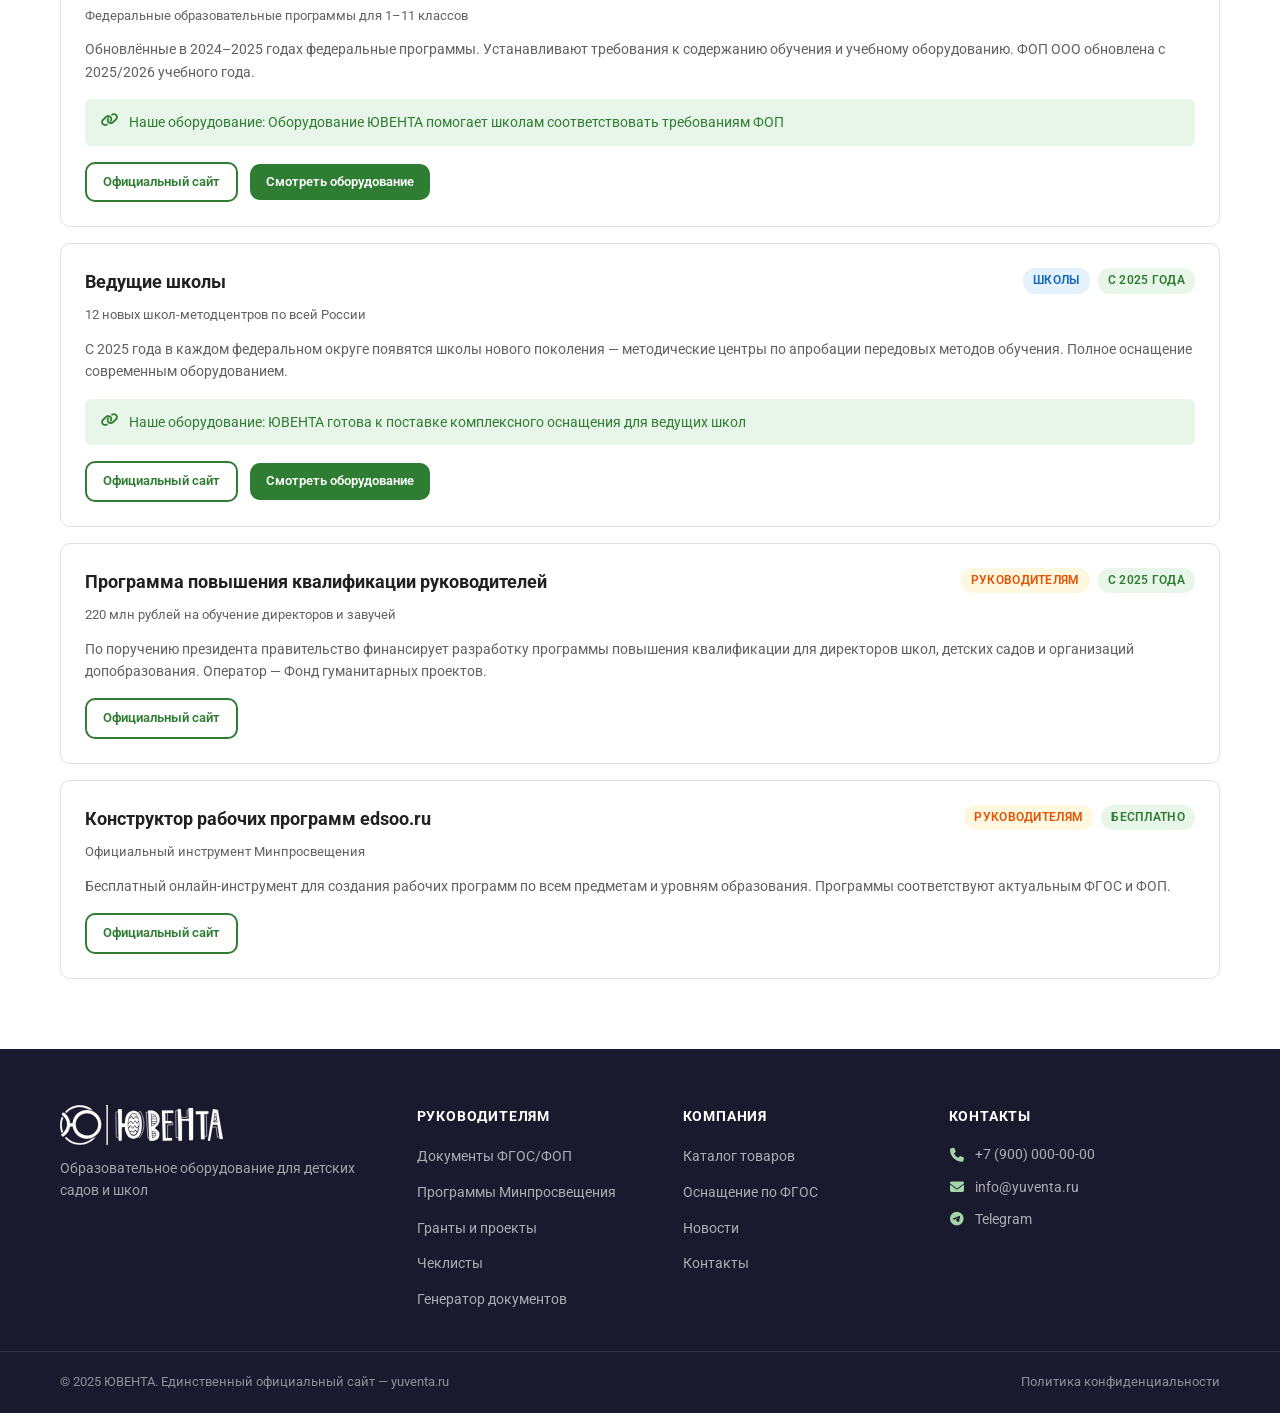
<file: programs.html>
<!DOCTYPE html>
<html lang="ru">
<head>
  <meta charset="UTF-8"><meta name="viewport" content="width=device-width, initial-scale=1.0">
  <title>Программы Минпросвещения — ЮВЕНТА</title>
  <meta name="description" content="Актуальные федеральные программы Министерства просвещения РФ для детских садов и школ: Родительский навигатор, ФОП ДО, Цифровая образовательная среда и другие.">
  <link rel="preconnect" href="https://fonts.googleapis.com"><link rel="preconnect" href="https://fonts.gstatic.com" crossorigin>
  <link href="https://fonts.googleapis.com/css2?family=Roboto:wght@400;500;700&display=swap" rel="stylesheet">
  <link rel="stylesheet" href="https://cdnjs.cloudflare.com/ajax/libs/font-awesome/6.5.1/css/all.min.css" crossorigin="anonymous">
  <link rel="stylesheet" href="css/style.css">
  <style>
    .prog-card { background:var(--white); border:1px solid var(--border); border-radius:var(--radius); padding:24px; opacity:0; transform:translateY(20px); transition: box-shadow var(--transition); }
    .prog-card.visible { opacity:1; transform:translateY(0); transition: opacity .45s ease, transform .45s ease; }
    .prog-card:hover { box-shadow: var(--shadow-hover); }
    .prog-card__head { display:flex; justify-content:space-between; align-items:flex-start; gap:12px; margin-bottom:8px; flex-wrap:wrap; }
    .prog-card__title { font-size:18px; font-weight:700; }
    .prog-card__subtitle { font-size:13px; color:var(--text-light); margin-bottom:12px; }
    .prog-card__desc { font-size:14px; color:var(--text-light); line-height:1.6; margin-bottom:16px; }
    .prog-card__equipment { background:var(--green-light); border-radius:var(--radius-sm); padding:12px 16px; margin-bottom:16px; font-size:14px; color:var(--green); display:flex; gap:10px; align-items:flex-start; }
    .prog-card__equipment i { flex-shrink:0; margin-top:2px; }
    .prog-card__footer { display:flex; align-items:center; gap:12px; }
    .programs-list { display:flex; flex-direction:column; gap:16px; }
  </style>
  <link rel="icon" href="favicon.ico">
</head>
<body>
  <header class="header"><div class="container header__inner">
    <a href="index.html" class="logo"><img src="assets/images/logo.svg" alt="ЮВЕНТА" class="logo__img"></a>
    <nav class="nav" id="nav"><ul class="nav__list">
      <li class="nav__item nav__item--dropdown"><a href="#" class="nav__link">Руководителю <i class="fa-solid fa-chevron-down"></i></a>
        <ul class="dropdown">
          <li><a href="documents.html">Документы (ФГОС, ФОП)</a></li><li><a href="programs.html">Программы Минпросвещения</a></li>
          <li><a href="grants.html">Гранты и федеральные проекты</a></li><li><a href="deadlines.html">Календарь дедлайнов</a></li>
          <li><a href="checklists.html">Чеклисты для проверок</a></li><li><a href="templates.html">Библиотека шаблонов</a></li><li><a href="generator.html">Генератор документов</a></li>
        </ul>
      </li>
      <li class="nav__item nav__item--dropdown"><a href="#" class="nav__link">Наши товары <i class="fa-solid fa-chevron-down"></i></a>
        <ul class="dropdown"><li><a href="catalog.html">Каталог товаров</a></li><li><a href="fgos-equipment.html">Оснащение по ФГОС</a></li></ul>
      </li>
      <li class="nav__item nav__item--dropdown"><a href="#" class="nav__link">О компании <i class="fa-solid fa-chevron-down"></i></a>
        <ul class="dropdown"><li><a href="news.html">Новости</a></li><li><a href="contacts.html">Контакты</a></li></ul>
      </li>
    </ul></nav>
    <div class="header__contacts"><a href="tel:+79000000000" class="header__phone">+7 (900) 000-00-00</a><a href="https://t.me/iuventaru" class="btn btn--tg" target="_blank" rel="noopener noreferrer"><i class="fa-brands fa-telegram"></i> Telegram</a></div>
    <button class="burger" id="burger" aria-label="Открыть меню" aria-expanded="false"><span></span><span></span><span></span></button>
  </div></header>

  <section class="page-hero" style="background:linear-gradient(135deg,#4A148C,#7B1FA2)">
    <div class="container">
      <h1 class="page-hero__title"><i class="fa-solid fa-graduation-cap"></i> Программы Минпросвещения</h1>
      <p class="page-hero__subtitle">Актуальные федеральные программы для детских садов, школ и их руководителей</p>
    </div>
  </section>

  <section class="section">
    <div class="container">
      <div class="filters">
        <button class="filter-btn active" data-filter="all">Все программы</button>
        <button class="filter-btn" data-filter="kindergarten">Для детских садов</button>
        <button class="filter-btn" data-filter="school">Для школ</button>
        <button class="filter-btn" data-filter="management">Для руководителей</button>
      </div>
      <div class="programs-list" id="programsList"></div>
    </div>
  </section>

  <footer class="footer"><div class="container footer__inner">
    <div class="footer__col"><a href="index.html" class="logo footer__logo"><img src="assets/images/logo.svg" alt="ЮВЕНТА" class="logo__img"></a><p class="footer__desc">Образовательное оборудование для детских садов и школ</p></div>
    <div class="footer__col"><h4 class="footer__heading">Руководителям</h4><ul class="footer__links"><li><a href="documents.html">Документы ФГОС/ФОП</a></li><li><a href="programs.html">Программы Минпросвещения</a></li><li><a href="grants.html">Гранты и проекты</a></li><li><a href="checklists.html">Чеклисты</a></li><li><a href="generator.html">Генератор документов</a></li></ul></div>
    <div class="footer__col"><h4 class="footer__heading">Компания</h4><ul class="footer__links"><li><a href="catalog.html">Каталог товаров</a></li><li><a href="fgos-equipment.html">Оснащение по ФГОС</a></li><li><a href="news.html">Новости</a></li><li><a href="contacts.html">Контакты</a></li></ul></div>
    <div class="footer__col"><h4 class="footer__heading">Контакты</h4><p><i class="fa-solid fa-phone"></i><a href="tel:+79000000000">+7 (900) 000-00-00</a></p><p><i class="fa-solid fa-envelope"></i><a href="mailto:info@yuventa.ru">info@yuventa.ru</a></p><p><i class="fa-brands fa-telegram"></i><a href="https://t.me/iuventaru" target="_blank" rel="noopener">Telegram</a></p></div>
  </div><div class="footer__bottom"><div class="container footer__bottom-inner"><p>© 2025 ЮВЕНТА. Единственный официальный сайт — yuventa.ru</p><a href="policy.html">Политика конфиденциальности</a></div></div></footer>
  <a href="https://t.me/iuventaru" class="float-btn" target="_blank" rel="noopener noreferrer" aria-label="Написать в Telegram"><i class="fa-brands fa-telegram"></i></a>
  <script src="js/nav.js"></script>
  <script>
    const FOR_COLORS = { kindergarten:'green', school:'blue', management:'yellow' }
    let allProgs = []
    fetch('data/programs.json').then(r=>r.json()).then(data=>{ allProgs=data; render(data); initFilters() })

    function render(items) {
      const list = document.getElementById('programsList')
      list.innerHTML = ''
      items.forEach((p,i) => {
        const card = document.createElement('div')
        card.className = 'prog-card'
        card.dataset.filter = p.forWhom

        const head = document.createElement('div'); head.className='prog-card__head'
        const title = document.createElement('h3'); title.className='prog-card__title'; title.textContent=p.title
        const badges = document.createElement('div'); badges.style.display='flex'; badges.style.gap='8px'; badges.style.flexWrap='wrap'
        const badge1 = document.createElement('span'); badge1.className=`badge badge--${FOR_COLORS[p.forWhom]||'blue'}`; badge1.textContent=p.forWhomName
        const badge2 = document.createElement('span'); badge2.className='badge badge--green'; badge2.textContent=p.statusText
        badges.appendChild(badge1); badges.appendChild(badge2)
        head.appendChild(title); head.appendChild(badges)

        const subtitle = document.createElement('p'); subtitle.className='prog-card__subtitle'; subtitle.textContent=p.subtitle
        const desc = document.createElement('p'); desc.className='prog-card__desc'; desc.textContent=p.description

        card.appendChild(head); card.appendChild(subtitle); card.appendChild(desc)

        if (p.ourEquipment) {
          const eq = document.createElement('div'); eq.className='prog-card__equipment'
          const icon = document.createElement('i'); icon.className='fa-solid fa-link'
          const text = document.createElement('span'); text.textContent='Наше оборудование: ' + p.ourEquipment
          eq.appendChild(icon); eq.appendChild(text); card.appendChild(eq)
        }

        const footer = document.createElement('div'); footer.className='prog-card__footer'
        if (p.url) {
          const link = document.createElement('a'); link.href=p.url; link.target='_blank'; link.rel='noopener noreferrer'
          link.className='btn btn--outline'; link.style.padding='8px 16px'; link.style.fontSize='13px'; link.textContent='Официальный сайт'
          footer.appendChild(link)
        }
        if (p.ourEquipment) {
          const catLink = document.createElement('a'); catLink.href='catalog.html'; catLink.className='btn btn--primary'
          catLink.style.padding='8px 16px'; catLink.style.fontSize='13px'; catLink.textContent='Смотреть оборудование'
          footer.appendChild(catLink)
        }
        card.appendChild(footer)
        list.appendChild(card)
        setTimeout(()=>card.classList.add('visible'), i*70)
      })
    }

    function initFilters() {
      document.querySelectorAll('.filter-btn').forEach(btn => {
        btn.addEventListener('click', ()=>{
          document.querySelectorAll('.filter-btn').forEach(b=>b.classList.remove('active'))
          btn.classList.add('active')
          const f=btn.dataset.filter
          render(f==='all'?allProgs:allProgs.filter(p=>p.forWhom===f))
        })
      })
    }
  </script>
  <script src="js/animate.js"></script>
</body>
</html>
</file>
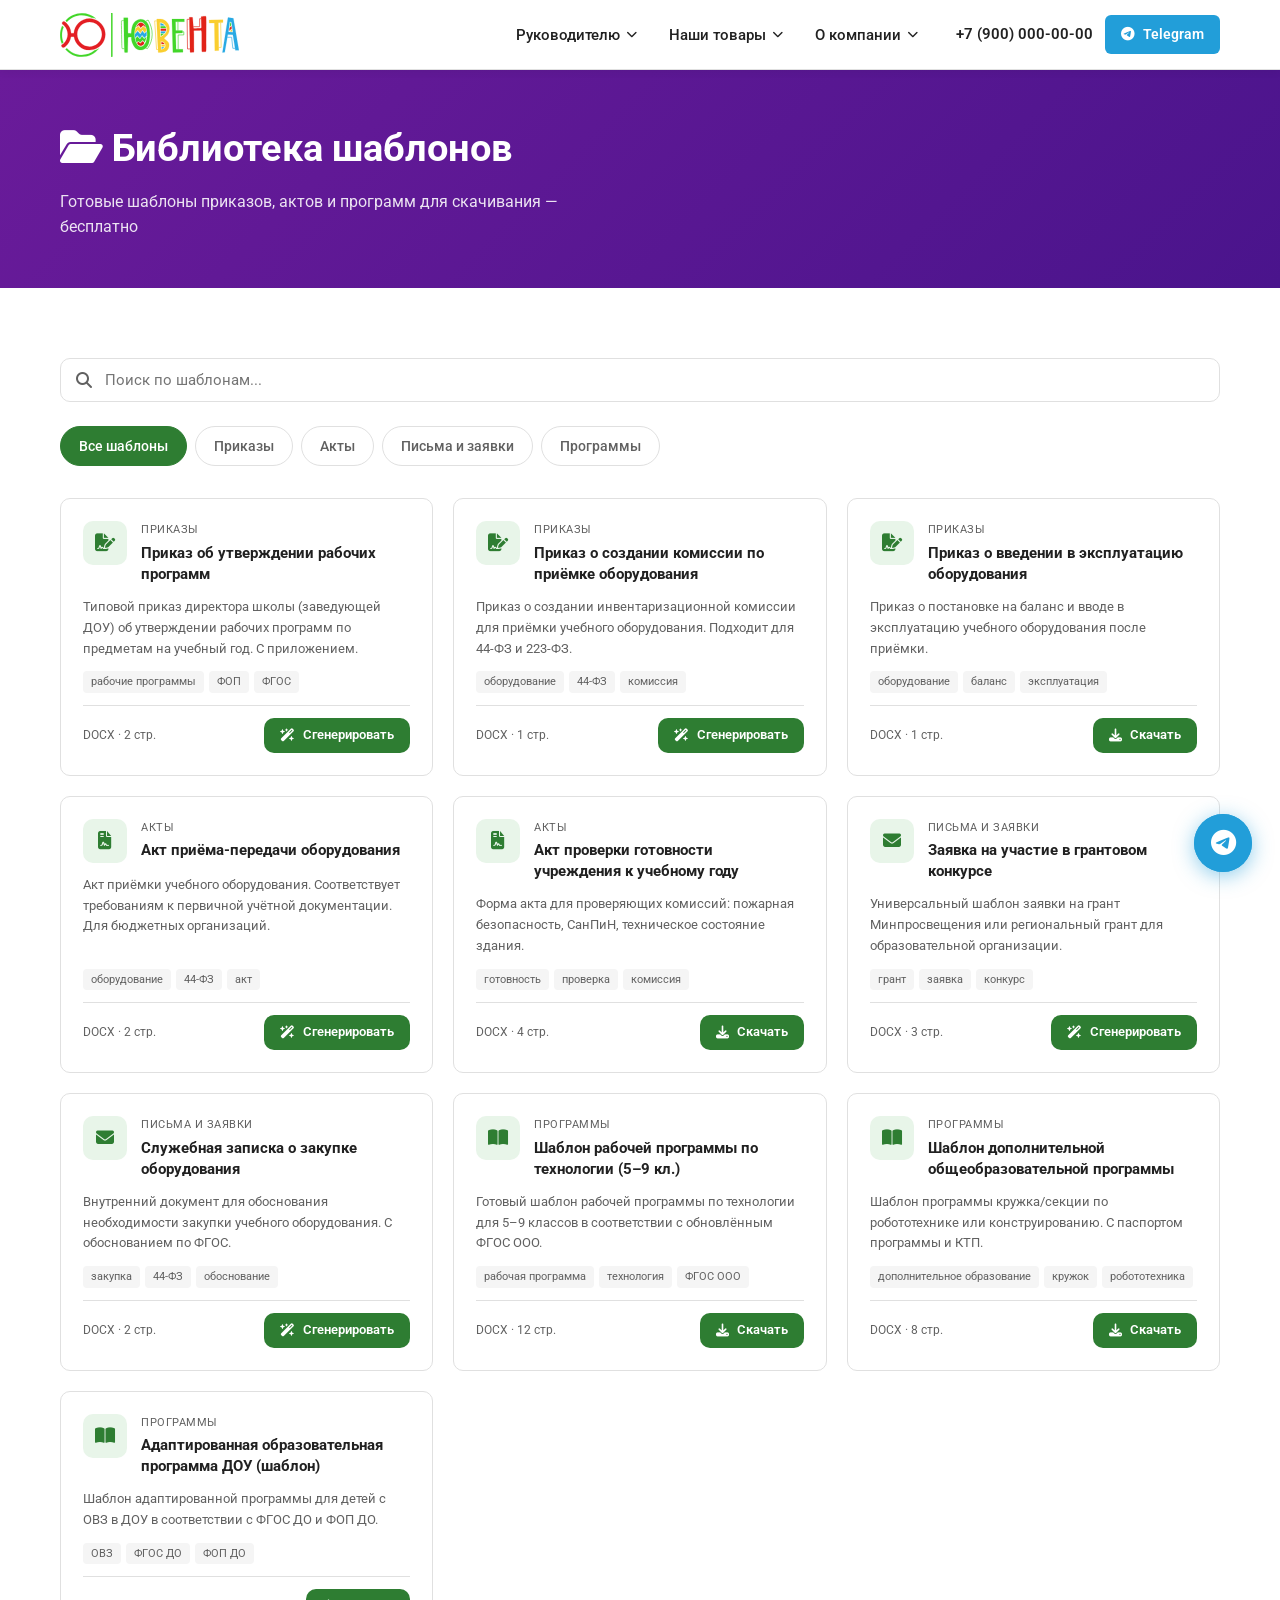
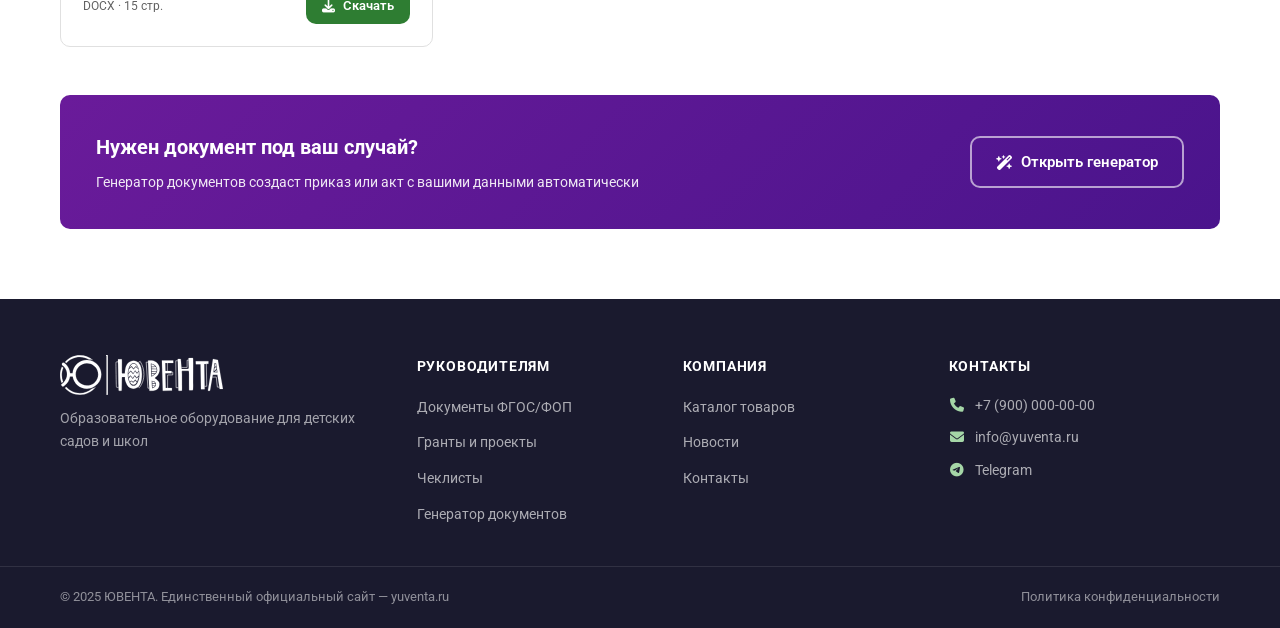
<file: templates.html>
<!DOCTYPE html>
<html lang="ru">
<head>
  <meta charset="UTF-8"><meta name="viewport" content="width=device-width, initial-scale=1.0">
  <title>Библиотека шаблонов — ЮВЕНТА</title>
  <meta name="description" content="Готовые шаблоны документов для школ и детских садов: приказы, акты, рабочие программы, заявки на гранты.">
  <link rel="preconnect" href="https://fonts.googleapis.com"><link rel="preconnect" href="https://fonts.gstatic.com" crossorigin>
  <link href="https://fonts.googleapis.com/css2?family=Roboto:wght@400;500;700&display=swap" rel="stylesheet">
  <link rel="stylesheet" href="https://cdnjs.cloudflare.com/ajax/libs/font-awesome/6.5.1/css/all.min.css" crossorigin="anonymous">
  <link rel="stylesheet" href="css/style.css">
  <style>
    .tpl-grid { display: grid; grid-template-columns: repeat(auto-fill, minmax(300px, 1fr)); gap: 20px; }
    .tpl-card { background: var(--white); border: 1px solid var(--border); border-radius: var(--radius); padding: 22px; display: flex; flex-direction: column; gap: 12px; opacity: 0; transform: translateY(20px); transition: box-shadow var(--transition); }
    .tpl-card.visible { opacity: 1; transform: translateY(0); transition: opacity .45s ease, transform .45s ease; }
    .tpl-card:hover { box-shadow: var(--shadow-hover); }
    .tpl-card__header { display: flex; gap: 14px; align-items: flex-start; }
    .tpl-card__icon { width: 44px; height: 44px; border-radius: 10px; background: var(--green-light); color: var(--green); display: flex; align-items: center; justify-content: center; font-size: 18px; flex-shrink: 0; }
    .tpl-card__meta { flex: 1; }
    .tpl-card__category { font-size: 11px; text-transform: uppercase; color: var(--text-light); letter-spacing: 0.5px; margin-bottom: 4px; }
    .tpl-card__title { font-size: 15px; font-weight: 700; line-height: 1.4; }
    .tpl-card__desc { font-size: 13px; color: var(--text-light); line-height: 1.6; flex: 1; }
    .tpl-card__tags { display: flex; flex-wrap: wrap; gap: 5px; }
    .tpl-card__tag { background: var(--bg); padding: 2px 8px; border-radius: 4px; font-size: 11px; color: var(--text-light); }
    .tpl-card__footer { display: flex; align-items: center; justify-content: space-between; padding-top: 12px; border-top: 1px solid var(--border); gap: 8px; }
    .tpl-card__info { font-size: 12px; color: var(--text-light); }

    .search-wrap { margin-bottom: 24px; position: relative; }
    .search-wrap input { width: 100%; padding: 12px 16px 12px 44px; border: 1px solid var(--border); border-radius: var(--radius); font-size: 15px; font-family: var(--font); background: var(--white); }
    .search-wrap input:focus { outline: none; border-color: var(--green); box-shadow: 0 0 0 3px rgba(46,125,50,0.1); }
    .search-wrap i { position: absolute; left: 16px; top: 50%; transform: translateY(-50%); color: var(--text-light); }

    #noResults { display: none; text-align: center; padding: 48px 20px; color: var(--text-light); }
  </style>
  <link rel="icon" href="favicon.ico">
</head>
<body>
  <header class="header"><div class="container header__inner">
    <a href="index.html" class="logo"><img src="assets/images/logo.svg" alt="ЮВЕНТА" class="logo__img"></a>
    <nav class="nav" id="nav"><ul class="nav__list">
      <li class="nav__item nav__item--dropdown"><a href="#" class="nav__link">Руководителю <i class="fa-solid fa-chevron-down"></i></a>
        <ul class="dropdown"><li><a href="documents.html">Документы (ФГОС, ФОП)</a></li><li><a href="programs.html">Программы Минпросвещения</a></li><li><a href="grants.html">Гранты и федеральные проекты</a></li><li><a href="deadlines.html">Календарь дедлайнов</a></li><li><a href="checklists.html">Чеклисты для проверок</a></li><li><a href="templates.html">Библиотека шаблонов</a></li><li><a href="generator.html">Генератор документов</a></li></ul>
      </li>
      <li class="nav__item nav__item--dropdown"><a href="#" class="nav__link">Наши товары <i class="fa-solid fa-chevron-down"></i></a>
        <ul class="dropdown"><li><a href="catalog.html">Каталог товаров</a></li><li><a href="fgos-equipment.html">Оснащение по ФГОС</a></li></ul>
      </li>
      <li class="nav__item nav__item--dropdown"><a href="#" class="nav__link">О компании <i class="fa-solid fa-chevron-down"></i></a>
        <ul class="dropdown"><li><a href="news.html">Новости</a></li><li><a href="contacts.html">Контакты</a></li></ul>
      </li>
    </ul></nav>
    <div class="header__contacts"><a href="tel:+79000000000" class="header__phone">+7 (900) 000-00-00</a><a href="https://t.me/iuventaru" class="btn btn--tg" target="_blank" rel="noopener noreferrer"><i class="fa-brands fa-telegram"></i> Telegram</a></div>
    <button class="burger" id="burger" aria-label="Открыть меню" aria-expanded="false"><span></span><span></span><span></span></button>
  </div></header>

  <section class="page-hero" style="background:linear-gradient(135deg,#6A1B9A,#4A148C)">
    <div class="container">
      <h1 class="page-hero__title"><i class="fa-solid fa-folder-open"></i> Библиотека шаблонов</h1>
      <p class="page-hero__subtitle">Готовые шаблоны приказов, актов и программ для скачивания — бесплатно</p>
    </div>
  </section>

  <section class="section">
    <div class="container">

      <div class="search-wrap">
        <i class="fa-solid fa-magnifying-glass"></i>
        <input type="search" id="searchInput" placeholder="Поиск по шаблонам...">
      </div>

      <div class="filters">
        <button class="filter-btn active" data-filter="all">Все шаблоны</button>
        <button class="filter-btn" data-filter="orders">Приказы</button>
        <button class="filter-btn" data-filter="acts">Акты</button>
        <button class="filter-btn" data-filter="letters">Письма и заявки</button>
        <button class="filter-btn" data-filter="programs">Программы</button>
      </div>

      <div class="tpl-grid" id="tplGrid"></div>
      <div id="noResults"><i class="fa-solid fa-folder-open" style="font-size:40px;margin-bottom:16px;display:block"></i>Ничего не найдено. Попробуйте другой запрос.</div>

      <!-- Генератор CTA -->
      <div style="margin-top:48px;background:linear-gradient(135deg,#6A1B9A,#4A148C);border-radius:var(--radius);padding:36px;color:#fff;display:flex;gap:24px;align-items:center;flex-wrap:wrap">
        <div style="flex:1;min-width:200px">
          <h3 style="font-size:20px;font-weight:700;margin-bottom:8px">Нужен документ под ваш случай?</h3>
          <p style="opacity:0.9;font-size:14px;margin:0">Генератор документов создаст приказ или акт с вашими данными автоматически</p>
        </div>
        <a href="generator.html" class="btn btn--outline" style="color:#fff;border-color:rgba(255,255,255,0.6);white-space:nowrap">
          <i class="fa-solid fa-wand-magic-sparkles"></i> Открыть генератор
        </a>
      </div>
    </div>
  </section>

  <footer class="footer"><div class="container footer__inner">
    <div class="footer__col"><a href="index.html" class="logo footer__logo"><img src="assets/images/logo.svg" alt="ЮВЕНТА" class="logo__img"></a><p class="footer__desc">Образовательное оборудование для детских садов и школ</p></div>
    <div class="footer__col"><h4 class="footer__heading">Руководителям</h4><ul class="footer__links"><li><a href="documents.html">Документы ФГОС/ФОП</a></li><li><a href="grants.html">Гранты и проекты</a></li><li><a href="checklists.html">Чеклисты</a></li><li><a href="generator.html">Генератор документов</a></li></ul></div>
    <div class="footer__col"><h4 class="footer__heading">Компания</h4><ul class="footer__links"><li><a href="catalog.html">Каталог товаров</a></li><li><a href="news.html">Новости</a></li><li><a href="contacts.html">Контакты</a></li></ul></div>
    <div class="footer__col"><h4 class="footer__heading">Контакты</h4><p><i class="fa-solid fa-phone"></i> <a href="tel:+79000000000">+7 (900) 000-00-00</a></p><p><i class="fa-solid fa-envelope"></i> <a href="mailto:info@yuventa.ru">info@yuventa.ru</a></p><p><i class="fa-brands fa-telegram"></i> <a href="https://t.me/iuventaru" target="_blank" rel="noopener">Telegram</a></p></div>
  </div><div class="footer__bottom"><div class="container footer__bottom-inner"><p>© 2025 ЮВЕНТА. Единственный официальный сайт — yuventa.ru</p><a href="policy.html">Политика конфиденциальности</a></div></div></footer>

  <a href="https://t.me/iuventaru" class="float-btn" target="_blank" rel="noopener noreferrer" aria-label="Написать в Telegram"><i class="fa-brands fa-telegram"></i></a>
  <script src="js/nav.js"></script>
  <script>
    let allTemplates = []
    let currentFilter = 'all'

    fetch('data/templates.json').then(r => r.json()).then(data => {
      allTemplates = data
      render(data)
      initFilters()
      initSearch()
    })

    function render(items) {
      const grid = document.getElementById('tplGrid')
      const noResults = document.getElementById('noResults')
      grid.innerHTML = ''
      if (!items.length) { noResults.style.display = 'block'; return }
      noResults.style.display = 'none'

      items.forEach((t, i) => {
        const card = document.createElement('div')
        card.className = 'tpl-card'
        card.dataset.category = t.category

        const header = document.createElement('div')
        header.className = 'tpl-card__header'

        const icon = document.createElement('div')
        icon.className = 'tpl-card__icon'
        const iconEl = document.createElement('i')
        iconEl.className = 'fa-solid ' + t.icon
        icon.appendChild(iconEl)

        const meta = document.createElement('div')
        meta.className = 'tpl-card__meta'
        const cat = document.createElement('div')
        cat.className = 'tpl-card__category'
        cat.textContent = t.categoryName
        const title = document.createElement('div')
        title.className = 'tpl-card__title'
        title.textContent = t.title
        meta.appendChild(cat); meta.appendChild(title)

        header.appendChild(icon); header.appendChild(meta)

        const desc = document.createElement('p')
        desc.className = 'tpl-card__desc'
        desc.textContent = t.description

        const tags = document.createElement('div')
        tags.className = 'tpl-card__tags'
        t.tags.forEach(tag => {
          const span = document.createElement('span')
          span.className = 'tpl-card__tag'
          span.textContent = tag
          tags.appendChild(span)
        })

        const footer = document.createElement('div')
        footer.className = 'tpl-card__footer'
        const info = document.createElement('span')
        info.className = 'tpl-card__info'
        info.textContent = t.format.toUpperCase() + ' · ' + t.pages + ' стр.'
        const btn = document.createElement('a')
        btn.className = 'btn btn--primary'
        btn.style.padding = '7px 16px'
        btn.style.fontSize = '13px'
        btn.href = t.generatorTab ? 'generator.html?tab=' + t.generatorTab : 'generator.html'
        const btnIcon = document.createElement('i')
        btnIcon.className = t.generatorTab ? 'fa-solid fa-wand-magic-sparkles' : 'fa-solid fa-download'
        btn.appendChild(btnIcon)
        btn.appendChild(document.createTextNode(t.generatorTab ? ' Сгенерировать' : ' Скачать'))
        footer.appendChild(info); footer.appendChild(btn)

        card.appendChild(header)
        card.appendChild(desc)
        card.appendChild(tags)
        card.appendChild(footer)
        grid.appendChild(card)

        setTimeout(() => card.classList.add('visible'), i * 60)
      })
    }

    function getFiltered() {
      const query = document.getElementById('searchInput').value.trim().toLowerCase()
      return allTemplates.filter(t => {
        const matchFilter = currentFilter === 'all' || t.category === currentFilter
        const matchSearch = !query || t.title.toLowerCase().includes(query) || t.description.toLowerCase().includes(query) || t.tags.some(tag => tag.toLowerCase().includes(query))
        return matchFilter && matchSearch
      })
    }

    function initFilters() {
      document.querySelectorAll('.filter-btn').forEach(btn => {
        btn.addEventListener('click', () => {
          document.querySelectorAll('.filter-btn').forEach(b => b.classList.remove('active'))
          btn.classList.add('active')
          currentFilter = btn.dataset.filter
          render(getFiltered())
        })
      })
    }

    function initSearch() {
      document.getElementById('searchInput').addEventListener('input', () => render(getFiltered()))
    }
  </script>
  <script src="js/animate.js"></script>
</body>
</html>
</file>
<file: css/style.css>
/* ═══════════════════════════════════════════════════
   ЮВЕНТА — Общие стили
   ═══════════════════════════════════════════════════ */

/* ─── CSS-переменные ─── */
:root {
  --green:        #2E7D32;
  --green-light:  #E8F5E9;
  --red:          #C62828;
  --red-light:    #FFEBEE;
  --yellow:       #F9A825;
  --yellow-light: #FFF8E1;
  --blue:         #1565C0;
  --blue-light:   #E3F2FD;
  --purple-light: #F3E5F5;
  --purple:       #7B1FA2;

  --white:        #FFFFFF;
  --bg:           #F5F5F5;
  --text:         #212121;
  --text-light:   #616161;
  --border:       #E0E0E0;

  --font:         'Roboto', sans-serif;
  --radius:       10px;
  --radius-sm:    6px;
  --shadow:       0 2px 10px rgba(0, 0, 0, 0.08);
  --shadow-hover: 0 8px 28px rgba(0, 0, 0, 0.14);
  --transition:   0.22s ease;
  --max-width:    1200px;
  --header-h:     70px;
}

/* ─── Reset ─── */
*, *::before, *::after { box-sizing: border-box; margin: 0; padding: 0; }
html { scroll-behavior: smooth; }
body {
  font-family: var(--font);
  font-size: 16px;
  line-height: 1.6;
  color: var(--text);
  background: var(--white);
}
img { max-width: 100%; display: block; }
a { color: inherit; text-decoration: none; }
ul { list-style: none; }
button { cursor: pointer; border: none; background: none; font: inherit; }

/* ─── Контейнер ─── */
.container {
  max-width: var(--max-width);
  margin: 0 auto;
  padding: 0 20px;
}

/* ═══════════════════════════════════════════════════
   ШАПКА
   ═══════════════════════════════════════════════════ */
.header {
  position: sticky;
  top: 0;
  z-index: 1000;
  height: var(--header-h);
  background: var(--white);
  border-bottom: 1px solid var(--border);
  box-shadow: 0 2px 8px rgba(0,0,0,0.06);
}

.header__inner {
  display: flex;
  align-items: center;
  gap: 24px;
  height: 100%;
}

/* Логотип */
.logo { display: flex; align-items: center; flex-shrink: 0; }
.logo__img { height: 44px; width: auto; }
.logo__text {
  font-size: 22px;
  font-weight: 700;
  color: var(--green);
  letter-spacing: -0.5px;
}

/* Навигация */
.nav { margin-left: auto; }
.nav__list { display: flex; gap: 4px; align-items: center; }

.nav__item { position: relative; }

.nav__link {
  display: flex;
  align-items: center;
  gap: 6px;
  padding: 8px 14px;
  border-radius: var(--radius-sm);
  font-weight: 500;
  font-size: 15px;
  color: var(--text);
  transition: background var(--transition), color var(--transition);
  white-space: nowrap;
}
.nav__link:hover,
.nav__item:hover > .nav__link { background: var(--bg); color: var(--green); }
.nav__link i { font-size: 11px; transition: transform var(--transition); }
.nav__item:hover > .nav__link i { transform: rotate(180deg); }

/* Выпадающее меню */
.dropdown {
  display: none;
  position: absolute;
  top: 100%;           /* нет зазора — буфер создаётся через padding-top */
  left: 0;
  min-width: 230px;
  background: var(--white);
  border: 1px solid var(--border);
  border-radius: var(--radius);
  box-shadow: var(--shadow-hover);
  padding: 6px 0;
  z-index: 100;
}
.nav__item:hover .dropdown { display: block; }

/* Десктоп: visibility+opacity вместо display, задержка перед скрытием */
@media (min-width: 769px) {
  .dropdown {
    display: block;
    opacity: 0;
    visibility: hidden;
    pointer-events: none;
    padding-top: 10px;  /* невидимая зона — курсор не «выпадает» при движении вниз */
    transition: opacity 0.16s ease, visibility 0.16s ease;
    transition-delay: 0.28s; /* 280 мс перед началом скрытия */
  }
  .nav__item:hover .dropdown {
    opacity: 1;
    visibility: visible;
    pointer-events: auto;
    transition-delay: 0s;
  }
}

.dropdown li a {
  display: block;
  padding: 10px 18px;
  font-size: 14px;
  color: var(--text);
  transition: background var(--transition), color var(--transition);
}
.dropdown li a:hover { background: var(--green-light); color: var(--green); }

/* Контакты в шапке */
.header__contacts {
  display: flex;
  align-items: center;
  gap: 12px;
  flex-shrink: 0;
}
.header__phone {
  font-weight: 600;
  font-size: 15px;
  color: var(--text);
  white-space: nowrap;
  transition: color var(--transition);
}
.header__phone:hover { color: var(--green); }

/* Бургер */
.burger {
  display: none;
  flex-direction: column;
  gap: 5px;
  padding: 6px;
  margin-left: auto;
}
.burger span {
  display: block;
  width: 24px;
  height: 2px;
  background: var(--text);
  border-radius: 2px;
  transition: var(--transition);
}
.burger.active span:nth-child(1) { transform: translateY(7px) rotate(45deg); }
.burger.active span:nth-child(2) { opacity: 0; }
.burger.active span:nth-child(3) { transform: translateY(-7px) rotate(-45deg); }

/* ═══════════════════════════════════════════════════
   КНОПКИ
   ═══════════════════════════════════════════════════ */
.btn {
  display: inline-flex;
  align-items: center;
  gap: 8px;
  padding: 12px 24px;
  border-radius: var(--radius);
  font-weight: 600;
  font-size: 15px;
  transition: all var(--transition);
  cursor: pointer;
  white-space: nowrap;
}

.btn--primary {
  background: var(--green);
  color: var(--white);
}
.btn--primary:hover { background: #1B5E20; box-shadow: 0 4px 16px rgba(46,125,50,0.35); }

.btn--outline {
  border: 2px solid var(--green);
  color: var(--green);
  background: transparent;
}
.btn--outline:hover { background: var(--green-light); }

.btn--red {
  background: var(--red);
  color: var(--white);
}
.btn--red:hover { background: #B71C1C; box-shadow: 0 4px 16px rgba(198,40,40,0.35); }

.btn--tg {
  background: #229ED9;
  color: var(--white);
  padding: 8px 16px;
  font-size: 14px;
  border-radius: var(--radius-sm);
}
.btn--tg:hover { background: #1A7FAD; }

/* ═══════════════════════════════════════════════════
   HERO
   ═══════════════════════════════════════════════════ */
.hero {
  background: linear-gradient(135deg, #1B5E20 0%, #2E7D32 50%, #1565C0 100%);
  color: var(--white);
  padding: 90px 0 80px;
  overflow: hidden;
  position: relative;
}

.hero::before {
  content: '';
  position: absolute;
  inset: 0;
  background: url("data:image/svg+xml,%3Csvg width='60' height='60' viewBox='0 0 60 60' xmlns='http://www.w3.org/2000/svg'%3E%3Cg fill='none' fill-rule='evenodd'%3E%3Cg fill='%23ffffff' fill-opacity='0.04'%3E%3Ccircle cx='30' cy='30' r='20'/%3E%3C/g%3E%3C/g%3E%3C/svg%3E");
  pointer-events: none;
}

.hero__inner { position: relative; max-width: 700px; }

.hero__title {
  font-size: clamp(32px, 5vw, 54px);
  font-weight: 700;
  line-height: 1.15;
  margin-bottom: 20px;
  animation: fadeSlideUp 0.6s ease forwards;
}

.hero__subtitle {
  font-size: 18px;
  line-height: 1.7;
  opacity: 0.9;
  margin-bottom: 36px;
  animation: fadeSlideUp 0.6s ease 0.2s forwards;
  opacity: 0;
}

.hero__btns {
  display: flex;
  gap: 14px;
  flex-wrap: wrap;
  animation: fadeSlideUp 0.6s ease 0.4s forwards;
  opacity: 0;
}

.hero__btns .btn--primary {
  background: var(--white);
  color: var(--green);
}
.hero__btns .btn--primary:hover {
  background: var(--green-light);
  box-shadow: 0 4px 16px rgba(255,255,255,0.3);
}
.hero__btns .btn--outline {
  border-color: rgba(255,255,255,0.7);
  color: var(--white);
}
.hero__btns .btn--outline:hover {
  background: rgba(255,255,255,0.12);
  border-color: var(--white);
}

/* ═══════════════════════════════════════════════════
   СЕКЦИИ
   ═══════════════════════════════════════════════════ */
.section { padding: 70px 0; }
.section--gray { background: var(--bg); }

.section__title {
  font-size: clamp(22px, 3.5vw, 32px);
  font-weight: 700;
  margin-bottom: 12px;
  color: var(--text);
}
.section__subtitle {
  font-size: 16px;
  color: var(--text-light);
  margin-bottom: 40px;
  max-width: 640px;
}
.section__title + .cards-grid { margin-top: 36px; }
.section__title + .section__subtitle + .cards-grid { margin-top: 0; }

.section__cta {
  display: flex;
  gap: 14px;
  flex-wrap: wrap;
  margin-top: 40px;
}

/* ═══════════════════════════════════════════════════
   КАРТОЧКИ
   ═══════════════════════════════════════════════════ */
.cards-grid {
  display: grid;
  grid-template-columns: repeat(auto-fill, minmax(260px, 1fr));
  gap: 20px;
}
.cards-grid--4 {
  grid-template-columns: repeat(auto-fill, minmax(220px, 1fr));
}

.card {
  background: var(--white);
  border: 1px solid var(--border);
  border-radius: var(--radius);
  padding: 28px 24px;
  transition: transform var(--transition), box-shadow var(--transition), border-color var(--transition);

  /* Анимация появления при скролле */
  opacity: 0;
  transform: translateY(24px);
}
.card.visible {
  opacity: 1;
  transform: translateY(0);
  transition: opacity 0.5s ease, transform 0.5s ease;
}
.card:hover {
  transform: translateY(-5px);
  box-shadow: var(--shadow-hover);
  border-color: transparent;
}

.card--link { display: block; cursor: pointer; }
.card--link:hover .card__title { color: var(--green); }

.card__icon {
  width: 52px;
  height: 52px;
  border-radius: var(--radius);
  display: flex;
  align-items: center;
  justify-content: center;
  font-size: 22px;
  margin-bottom: 16px;
  background: var(--bg);
}

.card__title {
  font-size: 17px;
  font-weight: 700;
  margin-bottom: 10px;
  line-height: 1.3;
  transition: color var(--transition);
}

.card__text {
  font-size: 14px;
  color: var(--text-light);
  line-height: 1.6;
}

/* ═══════════════════════════════════════════════════
   О КОМПАНИИ
   ═══════════════════════════════════════════════════ */
.about-grid {
  display: grid;
  grid-template-columns: 1fr 1fr;
  gap: 60px;
  align-items: center;
}
.about-grid__text .section__title { margin-bottom: 16px; }
.about-grid__text p { color: var(--text-light); margin-bottom: 24px; }

.about-list { margin-bottom: 32px; display: flex; flex-direction: column; gap: 12px; }
.about-list li { display: flex; align-items: center; gap: 12px; font-size: 15px; }
.about-list li i { font-size: 16px; flex-shrink: 0; }

.about-grid__stats {
  display: grid;
  grid-template-columns: 1fr 1fr;
  gap: 16px;
}

.stat-card {
  background: var(--bg);
  border-radius: var(--radius);
  padding: 28px 20px;
  text-align: center;
  border: 1px solid var(--border);
}
.stat-card__number {
  font-size: 42px;
  font-weight: 700;
  color: var(--green);
  line-height: 1;
  margin-bottom: 8px;
}
.stat-card__label { font-size: 13px; color: var(--text-light); line-height: 1.4; }

/* ═══════════════════════════════════════════════════
   СТРАНИЦА — ШАПКА
   ═══════════════════════════════════════════════════ */
.page-hero {
  background: linear-gradient(135deg, var(--green) 0%, #1B5E20 100%);
  color: var(--white);
  padding: 48px 0;
}
.page-hero--blue { background: linear-gradient(135deg, var(--blue) 0%, #0D47A1 100%); }
.page-hero--red  { background: linear-gradient(135deg, var(--red) 0%, #B71C1C 100%); }
.page-hero--yellow { background: linear-gradient(135deg, #F57F17 0%, var(--yellow) 100%); }

.page-hero__title { font-size: clamp(24px, 4vw, 38px); font-weight: 700; margin-bottom: 10px; }
.page-hero__subtitle { font-size: 16px; opacity: 0.88; max-width: 560px; }

/* ═══════════════════════════════════════════════════
   ФИЛЬТРЫ
   ═══════════════════════════════════════════════════ */
.filters {
  display: flex;
  gap: 8px;
  flex-wrap: wrap;
  margin-bottom: 32px;
}
.filter-btn {
  padding: 8px 18px;
  border-radius: 20px;
  font-size: 14px;
  font-weight: 500;
  border: 1.5px solid var(--border);
  color: var(--text-light);
  background: var(--white);
  transition: all var(--transition);
}
.filter-btn:hover { border-color: var(--green); color: var(--green); }
.filter-btn.active {
  background: var(--green);
  border-color: var(--green);
  color: var(--white);
}

/* Поиск */
.search-box {
  position: relative;
  max-width: 420px;
  margin-bottom: 28px;
}
.search-box input {
  width: 100%;
  padding: 12px 16px 12px 44px;
  border: 1.5px solid var(--border);
  border-radius: var(--radius);
  font-size: 15px;
  font-family: var(--font);
  outline: none;
  transition: border-color var(--transition);
}
.search-box input:focus { border-color: var(--green); }
.search-box i {
  position: absolute;
  left: 14px;
  top: 50%;
  transform: translateY(-50%);
  color: var(--text-light);
}

/* ═══════════════════════════════════════════════════
   ФОРМА
   ═══════════════════════════════════════════════════ */
.form { display: flex; flex-direction: column; gap: 16px; }

.form__group { display: flex; flex-direction: column; gap: 6px; }
.form__group label { font-size: 14px; font-weight: 500; color: var(--text); }

.form__group input,
.form__group select,
.form__group textarea {
  padding: 12px 14px;
  border: 1.5px solid var(--border);
  border-radius: var(--radius-sm);
  font-size: 15px;
  font-family: var(--font);
  outline: none;
  transition: border-color var(--transition);
  background: var(--white);
}
.form__group input:focus,
.form__group select:focus,
.form__group textarea:focus { border-color: var(--green); }
.form__group textarea { resize: vertical; min-height: 100px; }

.form__consent { font-size: 13px; color: var(--text-light); }
.form__consent a { color: var(--green); text-decoration: underline; }
.form__consent label { display: flex; align-items: flex-start; gap: 10px; cursor: pointer; }
.form__consent input[type="checkbox"] { margin-top: 3px; flex-shrink: 0; accent-color: var(--green); }

/* ═══════════════════════════════════════════════════
   ПРОГРЕСС-БАР
   ═══════════════════════════════════════════════════ */
.progress-bar {
  background: var(--border);
  border-radius: 20px;
  height: 10px;
  overflow: hidden;
  margin-bottom: 8px;
}
.progress-bar__fill {
  height: 100%;
  background: linear-gradient(90deg, var(--green), #66BB6A);
  border-radius: 20px;
  transition: width 0.4s ease;
}
.progress-label { font-size: 13px; color: var(--text-light); }

/* ═══════════════════════════════════════════════════
   ТЕГИ / БЕЙДЖИ
   ═══════════════════════════════════════════════════ */
.badge {
  display: inline-block;
  padding: 3px 10px;
  border-radius: 12px;
  font-size: 12px;
  font-weight: 600;
  text-transform: uppercase;
  letter-spacing: 0.3px;
}
.badge--green  { background: var(--green-light);  color: var(--green); }
.badge--red    { background: var(--red-light);    color: var(--red); }
.badge--yellow { background: var(--yellow-light); color: #E65100; }
.badge--blue   { background: var(--blue-light);   color: var(--blue); }

/* ═══════════════════════════════════════════════════
   ПОДВАЛ
   ═══════════════════════════════════════════════════ */
.footer {
  background: #1A1A2E;
  color: rgba(255,255,255,0.85);
  margin-top: auto;
}

.footer__inner {
  display: grid;
  grid-template-columns: 1.4fr 1fr 1fr 1.2fr;
  gap: 40px;
  padding: 56px 20px 40px;
}

.footer__logo { display: block; margin-bottom: 12px; }
.footer__logo .logo__img { height: 40px; filter: brightness(0) invert(1); }
.footer__desc { font-size: 14px; line-height: 1.6; opacity: 0.7; }

.footer__heading { font-size: 14px; font-weight: 700; text-transform: uppercase;
  letter-spacing: 0.8px; margin-bottom: 16px; color: var(--white); }

.footer__links { display: flex; flex-direction: column; gap: 10px; }
.footer__links a { font-size: 14px; opacity: 0.75; transition: opacity var(--transition); }
.footer__links a:hover { opacity: 1; color: #A5D6A7; }

.footer__col p { font-size: 14px; margin-bottom: 10px; display: flex; gap: 10px; align-items: center; }
.footer__col p a { opacity: 0.75; transition: opacity var(--transition); }
.footer__col p a:hover { opacity: 1; }
.footer__col i { width: 16px; text-align: center; color: #A5D6A7; }

.footer__bottom {
  border-top: 1px solid rgba(255,255,255,0.1);
  padding: 20px 0;
}
.footer__bottom-inner {
  display: flex;
  justify-content: space-between;
  align-items: center;
  gap: 16px;
  flex-wrap: wrap;
}
.footer__bottom p, .footer__bottom a { font-size: 13px; opacity: 0.6; }
.footer__bottom a:hover { opacity: 1; text-decoration: underline; }

/* ═══════════════════════════════════════════════════
   ПЛАВАЮЩАЯ КНОПКА TELEGRAM
   ═══════════════════════════════════════════════════ */
.float-btn {
  position: fixed;
  bottom: 28px;
  right: 28px;
  z-index: 999;
  width: 58px;
  height: 58px;
  border-radius: 50%;
  background: #229ED9;
  color: var(--white);
  display: flex;
  align-items: center;
  justify-content: center;
  font-size: 26px;
  box-shadow: 0 4px 20px rgba(34,158,217,0.5);
  transition: transform var(--transition), box-shadow var(--transition);
}
.float-btn:hover {
  transform: scale(1.1) translateY(-2px);
  box-shadow: 0 8px 28px rgba(34,158,217,0.6);
}

/* ═══════════════════════════════════════════════════
   АНИМАЦИИ
   ═══════════════════════════════════════════════════ */

/* Базовые keyframes */
@keyframes fadeSlideUp {
  from { opacity: 0; transform: translateY(28px); }
  to   { opacity: 1; transform: translateY(0); }
}

@keyframes fadeSlideLeft {
  from { opacity: 0; transform: translateX(32px); }
  to   { opacity: 1; transform: translateX(0); }
}

@keyframes fadeIn {
  from { opacity: 0; }
  to   { opacity: 1; }
}

@keyframes gradientShift {
  0%   { background-position: 0% 50%; }
  50%  { background-position: 100% 50%; }
  100% { background-position: 0% 50%; }
}

@keyframes float {
  0%, 100% { transform: translateY(0); }
  50%       { transform: translateY(-8px); }
}

@keyframes pulse-ring {
  0%   { transform: scale(1);    opacity: 1; }
  100% { transform: scale(1.55); opacity: 0; }
}

@keyframes countUp {
  from { opacity: 0; transform: translateY(16px) scale(0.8); }
  to   { opacity: 1; transform: translateY(0)  scale(1); }
}

/* ── Scroll reveal ── */
.reveal {
  opacity: 0;
  transform: translateY(30px);
  transition: opacity 0.6s ease, transform 0.6s ease;
}
.reveal.visible {
  opacity: 1;
  transform: translateY(0);
}
/* задержки для сетки карточек */
.reveal:nth-child(2) { transition-delay: 0.08s; }
.reveal:nth-child(3) { transition-delay: 0.16s; }
.reveal:nth-child(4) { transition-delay: 0.24s; }
.reveal:nth-child(5) { transition-delay: 0.32s; }
.reveal:nth-child(6) { transition-delay: 0.40s; }

/* ── Анимированный градиент hero ── */
.hero, .page-hero {
  background-size: 200% 200%;
  animation: gradientShift 8s ease infinite;
}

/* ── Пульс у плавающей кнопки Telegram ── */
.float-btn::after {
  content: '';
  position: absolute;
  inset: 0;
  border-radius: 50%;
  background: #229ED9;
  animation: pulse-ring 2.2s ease-out infinite;
  z-index: -1;
}

/* ── Лёгкое всплывание иконок в hero ── */
.hero__icon-float {
  display: inline-block;
  animation: float 3s ease-in-out infinite;
}

/* ── Анимация появления заголовка hero ── */
.hero__title  { animation: fadeSlideUp  0.7s ease both; }
.hero__subtitle { animation: fadeSlideUp 0.7s 0.15s ease both; }
.hero__btns   { animation: fadeSlideUp  0.7s 0.3s  ease both; }

/* ── Анимации логотипа в шапке (управляются через JS) ── */

.header .logo {
  position: relative;
  overflow: hidden;
  border-radius: 4px;
}

/* Переход для hover (не мешает JS-анимациям) */
.header .logo .logo__img {
  transition: transform 0.35s cubic-bezier(0.34, 1.56, 0.64, 1),
              filter 0.35s ease;
}

/* Hover: увеличение + цветное свечение */
.header .logo:hover .logo__img {
  transform: scale(1.08);
  filter:
    saturate(1.5) brightness(1.15)
    drop-shadow(0 0 7px rgba(66, 214, 41, 0.6))
    drop-shadow(0 0 18px rgba(40, 169, 227, 0.4));
}

/* Пульс — добавляется JS-классом после вхождения */
.logo-pulse {
  animation: logoPulse 4s ease-in-out infinite;
}
@keyframes logoPulse {
  0%, 100% { filter: saturate(1)    brightness(1);    }
  50%       { filter: saturate(1.6) brightness(1.18); }
}

/* Блик — добавляется JS-классом */
.header .logo.logo-shimmer::after {
  content: '';
  position: absolute;
  top: -20%;
  left: -90%;
  width: 55%;
  height: 140%;
  background: linear-gradient(
    108deg,
    transparent 15%,
    rgba(255, 255, 255, 0.65) 50%,
    transparent 85%
  );
  transform: skewX(-15deg);
  animation: logoShimmer 0.7s ease-out forwards;
  pointer-events: none;
}
@keyframes logoShimmer {
  from { left: -90%; opacity: 0; }
  10%  { opacity: 1; }
  90%  { opacity: 1; }
  to   { left: 120%; opacity: 0; }
}

/* ═══════════════════════════════════════════════════
   АДАПТИВНОСТЬ
   ═══════════════════════════════════════════════════ */
@media (max-width: 1024px) {
  .about-grid { grid-template-columns: 1fr; gap: 40px; }
  .footer__inner { grid-template-columns: 1fr 1fr; }
}

@media (max-width: 768px) {
  :root { --header-h: 60px; }

  .nav, .header__contacts .btn--tg { display: none; }
  .header__phone { font-size: 14px; }
  .burger { display: flex; }

  /* Мобильное меню */
  .nav.open {
    display: flex;
    flex-direction: column;
    position: fixed;
    top: var(--header-h);
    left: 0; right: 0;
    background: var(--white);
    border-top: 1px solid var(--border);
    box-shadow: var(--shadow-hover);
    padding: 16px 20px 24px;
    z-index: 900;
    overflow-y: auto;
    max-height: calc(100vh - var(--header-h));
  }
  .nav.open .nav__list { flex-direction: column; gap: 0; }
  .nav.open .nav__link { padding: 12px 8px; }
  .nav.open .dropdown {
    display: block;
    position: static;
    box-shadow: none;
    border: none;
    background: var(--bg);
    border-radius: var(--radius-sm);
    margin: 4px 0 8px;
    padding: 4px 0;
  }

  .hero { padding: 56px 0 50px; }
  .hero__btns { flex-direction: column; }
  .hero__btns .btn { width: 100%; justify-content: center; }

  .section { padding: 50px 0; }
  .cards-grid { grid-template-columns: 1fr; }
  .cards-grid--4 { grid-template-columns: 1fr 1fr; }

  .about-grid__stats { grid-template-columns: 1fr 1fr; }
  .footer__inner { grid-template-columns: 1fr; gap: 28px; padding: 40px 20px 28px; }
  .footer__bottom-inner { flex-direction: column; text-align: center; }

  .float-btn { bottom: 20px; right: 16px; width: 52px; height: 52px; font-size: 22px; }
}

@media (max-width: 480px) {
  .cards-grid--4 { grid-template-columns: 1fr; }
  .about-grid__stats { grid-template-columns: 1fr; }
  .stat-card__number { font-size: 34px; }
  .section__cta { flex-direction: column; }
  .section__cta .btn { justify-content: center; }
}

/* ═══════════════════════════════════════════════════
   ПЕЧАТЬ
   ═══════════════════════════════════════════════════ */
@media print {
  .header, .footer, .float-btn, .filters, .btn { display: none !important; }
  .card { break-inside: avoid; opacity: 1 !important; transform: none !important; }
  body { font-size: 12pt; }
}

/* ═══════════════════════════════════════════════════
   ДОСТУПНОСТЬ — УВАЖАЕМ СИСТЕМНЫЕ НАСТРОЙКИ
   ═══════════════════════════════════════════════════ */
@media (prefers-reduced-motion: reduce) {
  *, *::before, *::after {
    animation-duration: 0.01ms !important;
    animation-iteration-count: 1 !important;
    transition-duration: 0.01ms !important;
  }
  html { scroll-behavior: auto; }
  .card, .reveal { opacity: 1 !important; transform: none !important; }
  .hero__title, .hero__subtitle, .hero__btns { opacity: 1 !important; animation: none !important; }
  .float-btn::after { display: none; }
  .logo-pulse { animation: none !important; }
  .header .logo.logo-shimmer::after { display: none; }
  .hero, .page-hero { animation: none !important; background-size: 100% 100% !important; }
}
</file>
